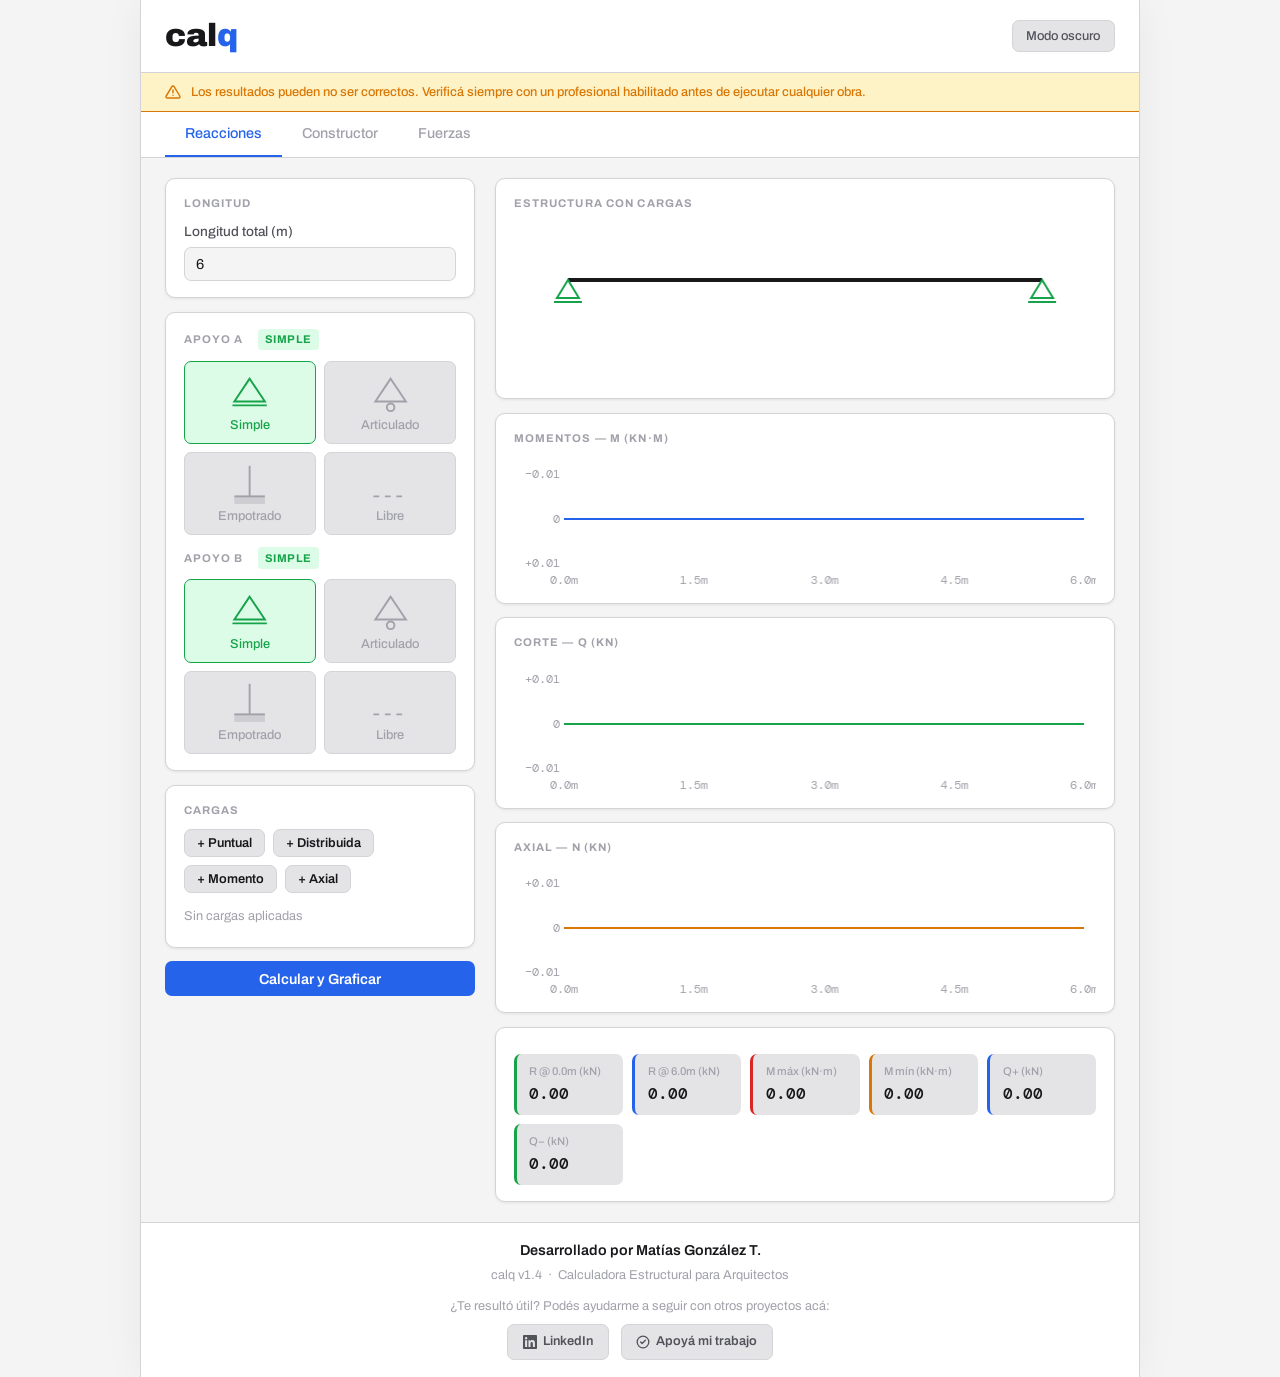
<file: index.html>
<!DOCTYPE html>
<html lang="es">
<head>
<title>calq</title>
<meta charset="UTF-8">
<meta name="viewport" content="width=device-width,initial-scale=1.0">
<link href="https://fonts.googleapis.com/css2?family=Archivo:wght@400;500;600;700&family=DM+Mono:wght@400;500&display=swap" rel="stylesheet">
<link rel="icon" type="image/svg+xml" href="favicon.svg">
<style>
*{box-sizing:border-box;margin:0;padding:0}
:root{
  --ink:#18181b;--ink2:#52525b;--ink3:#a1a1aa;
  --bg:#f4f4f5;--bg2:#ffffff;--bg3:#e4e4e7;
  --ac:#2563eb;--ac-l:#dbeafe;--ac-d:#1d4ed8;
  --gn:#16a34a;--gn-l:#dcfce7;
  --rd:#dc2626;--rd-l:#fee2e2;
  --am:#d97706;--am-l:#fef3c7;
  --br:#d4d4d8;--sh:0 1px 3px rgba(0,0,0,.08);
  --r:10px;--rs:7px;
}

.dk{
  --ink:#f4f4f5;--ink2:#a1a1aa;--ink3:#71717a;
  --bg:#111113;--bg2:#18181b;--bg3:#27272a;
  --ac:#3b82f6;--ac-l:#1e3a5f;--ac-d:#60a5fa;
  --gn:#22c55e;--gn-l:#14532d;
  --rd:#f87171;--rd-l:#450a0a;
  --am:#fbbf24;--am-l:#451a03;
  --br:#3f3f46;--sh:0 1px 3px rgba(0,0,0,.3);
}

body{font-family:'Archivo',sans-serif;background:var(--bg);color:var(--ink);min-height:100vh;display:flex;flex-direction:column;font-size:16px;line-height:1.5;transition:background .2s,color .2s}

.header{background:var(--bg2);border-bottom:1px solid var(--br);padding:.75rem 1.5rem;display:flex;align-items:center;justify-content:space-between;gap:1rem;flex-shrink:0}
.logo{font-size:2rem;font-weight:900}
.logo em{font-style:normal;color:var(--ac)}
.logo-sub{font-size:1rem;font-weight:100;letter-spacing:0em;text-transform:lowercase;color:var(--ink3);margin-left:.5rem}
.theme-btn{padding:.5rem .85rem;border-radius:var(--rs);border:1px solid var(--br);background:var(--bg3);color:var(--ink2);font-family:'Archivo',sans-serif;font-size:.8rem;font-weight:500;cursor:pointer;transition:all .15s}
.theme-btn:hover{background:var(--br)}

.disclaimer{background:var(--am-l);border-bottom:1px solid var(--am);padding:.6rem 1.5rem;display:flex;align-items:center;gap:.6rem;font-size:.8rem;color:var(--am);font-weight:500;flex-shrink:0}
.disclaimer svg{flex-shrink:0}

.tabs{background:var(--bg2);border-bottom:1px solid var(--br);padding:0 1.5rem;display:flex;flex-shrink:0}
.tab{padding:.65rem 1.25rem;font-family:'Archivo',sans-serif;font-size:.9rem;font-weight:500;cursor:pointer;border-bottom:2.5px solid transparent;color:var(--ink3);transition:all .15s;white-space:nowrap}
.tab.active{color:var(--ac);border-bottom-color:var(--ac)}
.tab:hover:not(.active){color:var(--ink)}

.panel{display:none}.panel.active{display:block}
.layout{display:grid;grid-template-columns:1fr 2fr;gap:1.25rem;padding:1.25rem 1.5rem;align-items:start}
@media(max-width:720px){.layout{grid-template-columns:1fr;padding:.85rem}.col-inputs{order:1}.col-outputs{order:2}}

.card{background:var(--bg2);border:1px solid var(--br);border-radius:var(--r);padding:1rem 1.1rem;margin-bottom:.85rem;box-shadow:var(--sh)}
.card:last-child{margin-bottom:0}
.ci{background:var(--bg3);border:1px solid var(--br);border-radius:var(--rs);padding:.7rem .9rem;margin-bottom:.5rem}
.ci:last-child{margin-bottom:0}
.slbl{font-size:.7rem;font-weight:700;letter-spacing:.1em;text-transform:uppercase;color:var(--ink3);margin-bottom:.65rem;display:flex;align-items:center;gap:.5rem}

label{font-size:.85rem;font-weight:500;color:var(--ink2);display:block;margin-bottom:.3rem}
input[type=number],select{width:100%;padding:.5rem .7rem;background:var(--bg);border:1.5px solid var(--br);border-radius:var(--rs);font-family:'Archivo',sans-serif;font-size:.9rem;color:var(--ink);outline:none;transition:border-color .15s;-moz-appearance:textfield;appearance:textfield}
input[type=number]:focus,select:focus{border-color:var(--ac)}
input[type=number]::-webkit-inner-spin-button{-webkit-appearance:none}
.g2{display:grid;grid-template-columns:1fr 1fr;gap:.6rem}
.g3{display:grid;grid-template-columns:1fr 1fr 1fr;gap:.6rem}

.btn{display:inline-flex;align-items:center;justify-content:center;gap:.4rem;padding:.55rem 1rem;border-radius:var(--rs);border:none;font-family:'Archivo',sans-serif;font-size:.9rem;font-weight:600;cursor:pointer;transition:all .15s;white-space:nowrap}
.btn-p{background:var(--ac);color:#fff}.btn-p:hover{background:var(--ac-d)}
.btn-g{background:var(--bg3);color:var(--ink);border:1.5px solid var(--br)}.btn-g:hover{background:var(--br)}
.btn-sm{padding:.38rem .75rem;font-size:.8rem}
.btn-xs{padding:.25rem .55rem;font-size:.8rem}

.sg{display:grid;grid-template-columns:1fr 1fr;gap:.5rem;margin-bottom:.75rem}
.so{padding:.55rem .3rem;border-radius:var(--rs);border:1.5px solid var(--br);background:var(--bg3);cursor:pointer;text-align:center;font-size:.8rem;font-weight:500;color:var(--ink3);transition:all .15s;font-family:'Archivo',sans-serif;line-height:1.35}
.so svg{display:block;margin:0 auto .28rem}
.so.ss.on{border-color:var(--gn);background:var(--gn-l);color:var(--gn)}
.so.sp.on{border-color:var(--ac);background:var(--ac-l);color:var(--ac)}
.so.sf.on{border-color:var(--rd);background:var(--rd-l);color:var(--rd)}
.so.sfr.on{border-color:var(--am);background:var(--am-l);color:var(--am)}
.so.ss:hover:not(.on){border-color:var(--gn);color:var(--gn)}
.so.sp:hover:not(.on){border-color:var(--ac);color:var(--ac)}
.so.sf:hover:not(.on){border-color:var(--rd);color:var(--rd)}
.so.sfr:hover:not(.on){border-color:var(--am);color:var(--am)}

.badge{display:inline-flex;align-items:center;padding:.15rem .45rem;border-radius:4px;font-size:.7rem;font-weight:700;letter-spacing:.04em}
.badge.simple{background:var(--gn-l);color:var(--gn)}
.badge.pin{background:var(--ac-l);color:var(--ac)}
.badge.fixed{background:var(--rd-l);color:var(--rd)}
.badge.free{background:var(--am-l);color:var(--am)}


.lrow{display:flex;align-items:center;gap:.5rem;padding:.4rem .6rem;background:var(--bg3);border-radius:6px;margin-bottom:.35rem;font-size:.8rem}
.dot{width:9px;height:9px;border-radius:50%;flex-shrink:0}
.dp{background:var(--ac)}.dd{background:var(--gn)}.dm{background:var(--am)}
.llbl{flex:1;font-weight:500;font-size:.8rem}
.enote{font-size:.8rem;color:var(--ink3);padding:.25rem 0}

.rg{display:grid;grid-template-columns:repeat(auto-fit,minmax(105px,1fr));gap:.55rem;margin-top:.65rem}
.rc{background:var(--bg3);border-radius:var(--rs);padding:.55rem .8rem;border-left:3px solid var(--ac)}
.rc.g{border-left-color:var(--gn)}.rc.a{border-left-color:var(--am)}.rc.r{border-left-color:var(--rd)}
.rl{font-size:.7rem;color:var(--ink3);margin-bottom:.15rem;font-weight:500}
.rv{font-family:'DM Mono',monospace;font-size:1rem;font-weight:500;color:var(--ink)}

canvas{display:block;width:100%;height:auto;border-radius:6px}

.footer{margin-top:auto;border-top:1px solid var(--br);background:var(--bg2);padding:1.1rem 1.5rem;text-align:center}
.fn{font-size:.9rem;font-weight:600;color:var(--ink);margin-bottom:.25rem}
.fs{font-size:.8rem;color:var(--ink3);margin-bottom:.75rem}
.fl{display:flex;align-items:center;justify-content:center;gap:.75rem;flex-wrap:wrap}
.fa{display:inline-flex;align-items:center;gap:.4rem;padding:.45rem .9rem;border-radius:var(--rs);border:1.5px solid var(--br);font-family:'Archivo',sans-serif;font-size:.8rem;font-weight:600;color:var(--ink2);text-decoration:none;background:var(--bg3);transition:all .15s}
.fa:hover{border-color:var(--ac);color:var(--ac);background:var(--ac-l)}
.fa.mp:hover{border-color:var(--gn);color:var(--gn);background:var(--gn-l)}
.fsup{font-size:.8rem;color:var(--ink3);margin-bottom:.5rem}

/* Limitar el ancho en pantallas grandes */
@media (min-width: 1200px) {
  body {
    max-width: 1000px; /* Ancho máximo de la calculadora */
    margin: 0 auto;    /* Centra el contenedor en la pantalla */
    
    /* Estos dos atributos son opcionales, pero le dan un efecto de "aplicación enmarcada" muy elegante: */
    border-left: 1px solid var(--br);
    border-right: 1px solid var(--br);
    box-shadow: 0 0 40px rgba(0,0,0,0.05);
  }
}
</style>
</head>
<body id="app">

<header class="header">
  <div style="display:flex;align-items:baseline">
    <div class="logo">cal<em>q</em></div>
  </div>
  <button class="theme-btn" onclick="toggleTheme()" id="tbtn">Modo oscuro</button>
</header>

<div class="disclaimer">
  <svg width="16" height="16" viewBox="0 0 24 24" fill="none" stroke="currentColor" stroke-width="2.2" stroke-linecap="round"><path d="M10.29 3.86L1.82 18a2 2 0 001.71 3h16.94a2 2 0 001.71-3L13.71 3.86a2 2 0 00-3.42 0z"/><line x1="12" y1="9" x2="12" y2="13"/><line x1="12" y1="17" x2="12.01" y2="17"/></svg>
  Los resultados pueden no ser correctos. Verificá siempre con un profesional habilitado antes de ejecutar cualquier obra.
</div>

<div class="tabs">
  <div class="tab active" onclick="switchTab('mnq')">Reacciones</div>
  <div class="tab" onclick="switchTab('builder')">Constructor</div>
  <div class="tab" onclick="switchTab('res')">Fuerzas</div>
</div>

<!-- ═══════ PANEL MNQ ═══════ -->
<div class="panel active" id="panel-mnq">
  <div class="layout">
    <div class="col-inputs">
      <div class="card">
        <div class="slbl">Longitud</div>
        <div><label>Longitud total (m)</label>
          <input type="number" id="vL" value="6" step="0.5" min="0.5" onchange="runMNQ()">
        </div>
      </div>
      <div class="card">
        <div class="slbl">Apoyo A &nbsp;<span class="badge simple" id="lblA">Simple</span></div>
        <div class="sg">
          <div class="so ss on" id="sA-simple" onclick="selSup('A','simple',this)"><svg height="42" viewBox="0 0 30 22"><polygon points="15,4 7,16 23,16" fill="none" stroke="currentColor" stroke-width="1"/><line x1="6" y1="18" x2="24" y2="18" stroke="currentColor" stroke-width="1"/></svg>Simple</div>
          <div class="so sp" id="sA-pin" onclick="selSup('A','pin',this)"><svg height="42" viewBox="0 0 30 22"><polygon points="15,4 7,16 23,16" fill="none" stroke="currentColor" stroke-width="1"/><circle cx="15" cy="19" r="2" stroke="currentColor" fill="none" stroke-width="1"/></svg>Articulado</div>
          <div class="so sf" id="sA-fixed" onclick="selSup('A','fixed',this)"><svg height="42" viewBox="0 0 30 22"><line x1="15" y1="2" x2="15" y2="18" stroke="currentColor" stroke-width="1"/><rect x="7" y="18" width="16" height="4" fill="currentColor" opacity=".35"/><line x1="7" y1="18" x2="23" y2="18" stroke="currentColor" stroke-width="1"/></svg>Empotrado</div>
          <div class="so sfr" id="sA-free" onclick="selSup('A','free',this)"><svg height="42" viewBox="0 0 30 22"><line x1="6" y1="18" x2="24" y2="18" stroke="currentColor" stroke-dasharray="3,3" stroke-width="1"/></svg>Libre</div>
        </div>
        <div class="slbl" style="margin-top:.1rem">Apoyo B &nbsp;<span class="badge simple" id="lblB">Simple</span></div>
        <div class="sg" style="margin-bottom:0">
          <div class="so ss on" id="sB-simple" onclick="selSup('B','simple',this)"><svg height="42" viewBox="0 0 30 22"><polygon points="15,4 7,16 23,16" fill="none" stroke="currentColor" stroke-width="1"/><line x1="6" y1="18" x2="24" y2="18" stroke="currentColor" stroke-width="1"/></svg>Simple</div>
          <div class="so sp" id="sB-pin" onclick="selSup('B','pin',this)"><svg height="42" viewBox="0 0 30 22"><polygon points="15,4 7,16 23,16" fill="none" stroke="currentColor" stroke-width="1"/><circle cx="15" cy="19" r="2" stroke="currentColor" fill="none" stroke-width="1"/></svg>Articulado</div>
          <div class="so sf" id="sB-fixed" onclick="selSup('B','fixed',this)"><svg height="42" viewBox="0 0 30 22"><line x1="15" y1="2" x2="15" y2="18" stroke="currentColor" stroke-width="1"/><rect x="7" y="18" width="16" height="4" fill="currentColor" opacity=".35"/><line x1="7" y1="18" x2="23" y2="18" stroke="currentColor" stroke-width="1"/></svg>Empotrado</div>
          <div class="so sfr" id="sB-free" onclick="selSup('B','free',this)"><svg height="42" viewBox="0 0 30 22"><line x1="6" y1="18" x2="24" y2="18" stroke="currentColor" stroke-dasharray="3,3" stroke-width="1"/></svg>Libre</div>
        </div>
      </div>
      <div class="card">
        <div class="slbl">Cargas</div>
        <div style="display:flex;gap:.5rem;flex-wrap:wrap;margin-bottom:.65rem">
          <button class="btn btn-g btn-sm" onclick="tf('mnq','point')">+ Puntual</button>
          <button class="btn btn-g btn-sm" onclick="tf('mnq','dist')">+ Distribuida</button>
          <button class="btn btn-g btn-sm" onclick="tf('mnq','moment')">+ Momento</button>
          <button class="btn btn-g btn-sm" onclick="tf('mnq','axial')">+ Axial</button>
        </div>
        <div id="mnq-fa" class="ci" style="display:none">
          <div class="g2" style="margin-bottom:.45rem">
            <div><label>Posición (m)</label><input type="number" id="la-pos" value="0" step="0.1" min="0"></div>
            <div><label>Fuerza H (kN)</label><input type="number" id="la-mag" value="10" step="1"></div>
          </div>
          <button class="btn btn-p btn-sm" style="width:100%" onclick="addLoad('axial')">Agregar carga axial</button>
        </div>
        <div id="mnq-fp" class="ci" style="display:none">
          <div class="g2" style="margin-bottom:.45rem">
            <div><label>Posición (m)</label><input type="number" id="lp-pos" value="3" step="0.1" min="0"></div>
            <div><label>Magnitud (kN)</label><input type="number" id="lp-mag" value="10" step="1"></div>
          </div>
          <button class="btn btn-p btn-sm" style="width:100%" onclick="addLoad('point')">Agregar carga puntual</button>
        </div>
        <div id="mnq-fd" class="ci" style="display:none">
          <div class="g2" style="margin-bottom:.45rem">
            <div><label>Inicio (m)</label><input type="number" id="ld-a" value="0" step="0.1" min="0"></div>
            <div><label>Fin (m)</label><input type="number" id="ld-b" value="6" step="0.1"></div>
          </div>
          <div class="g2" style="margin-bottom:.45rem">
            <div><label>q inicio (kN/m)</label><input type="number" id="ld-qa" value="5" step="1"></div>
            <div><label>q fin (kN/m)</label><input type="number" id="ld-qb" value="5" step="1"></div>
          </div>
          <button class="btn btn-p btn-sm" style="width:100%" onclick="addLoad('dist')">Agregar carga distribuida</button>
        </div>
        <div id="mnq-fm" class="ci" style="display:none">
          <div class="g2" style="margin-bottom:.45rem">
            <div><label>Posición (m)</label><input type="number" id="lm-pos" value="3" step="0.1" min="0"></div>
            <div><label>Magnitud (kN·m)</label><input type="number" id="lm-mag" value="8" step="1"></div>
          </div>
          <button class="btn btn-p btn-sm" style="width:100%" onclick="addLoad('moment')">Agregar momento</button>
        </div>
        <div id="mnq-ll" style="margin-top:.5rem"></div>
      </div>
      <button class="btn btn-p" style="width:100%;padding:.6rem 1rem;font-size:.9rem" onclick="runMNQ()">Calcular y Graficar</button>
    </div>
    <div class="col-outputs">
      <div class="card"><div class="slbl">Estructura con cargas</div><canvas id="cv-beam" width="700" height="160"></canvas></div>
      <div class="card"><div class="slbl">Momentos — M (kN·m)</div><canvas id="cv-M" width="700" height="130"></canvas></div>
      <div class="card"><div class="slbl">Corte — Q (kN)</div><canvas id="cv-Q" width="700" height="130"></canvas></div>
      <div class="card"><div class="slbl">Axial — N (kN)</div><canvas id="cv-N" width="700" height="130"></canvas></div>
      <div id="mnq-res"></div>
    </div>
  </div>
</div>

<!-- ═══════ PANEL BUILDER ═══════ -->
<div class="panel" id="panel-builder">
  <div class="layout">
    <div class="col-inputs">
      <div class="card">
        <div class="slbl">Longitud</div>
        <div><label>Longitud total (m)</label>
          <input type="number" id="bL" value="8" step="0.5" min="1" onchange="bRender()">
        </div>
      </div>
      <div class="card">
        <div class="slbl">Apoyos</div>
        <div class="g2" style="margin-bottom:.5rem">
          <div><label>Posición (m)</label><input type="number" id="b-sp" value="0" step="0.5" min="0"></div>
          <div><label>Tipo</label>
            <select id="b-st">
              <option value="simple">Simple</option>
              <option value="pin">Articulado</option>
              <option value="fixed">Empotrado</option>
              <option value="free">Extremo Libre</option>
            </select>
          </div>
        </div>
        <button class="btn btn-p btn-sm" style="width:100%" onclick="addBSup()">Agregar apoyo</button>
        <div id="b-sl" style="margin-top:.6rem"></div>
      </div>
      <div class="card">
        <div class="slbl">Cargas</div>
        <div style="display:flex;gap:.5rem;flex-wrap:wrap;margin-bottom:.65rem">
          <button class="btn btn-g btn-sm" onclick="tf('b','point')">+ Puntual</button>
          <button class="btn btn-g btn-sm" onclick="tf('b','dist')">+ Distribuida</button>
          <button class="btn btn-g btn-sm" onclick="tf('b','moment')">+ Momento</button>
        </div>
        <div id="b-fp" class="ci" style="display:none">
          <div class="g2" style="margin-bottom:.45rem">
            <div><label>Posición (m)</label><input type="number" id="bp-pos" value="4" step="0.1" min="0"></div>
            <div><label>Fuerza (kN)</label><input type="number" id="bp-mag" value="20" step="1"></div>
          </div>
          <button class="btn btn-p btn-sm" style="width:100%" onclick="addBLoad('point')">Agregar carga puntual</button>
        </div>
        <div id="b-fd" class="ci" style="display:none">
          <div class="g2" style="margin-bottom:.45rem">
            <div><label>Inicio (m)</label><input type="number" id="bd-a" value="0" step="0.1" min="0"></div>
            <div><label>Fin (m)</label><input type="number" id="bd-b" value="8" step="0.1"></div>
          </div>
          <div class="g2" style="margin-bottom:.45rem">
            <div><label>q inicio (kN/m)</label><input type="number" id="bd-qa" value="10" step="1"></div>
            <div><label>q fin (kN/m)</label><input type="number" id="bd-qb" value="10" step="1"></div>
          </div>
          <button class="btn btn-p btn-sm" style="width:100%" onclick="addBLoad('dist')">Agregar carga distribuida</button>
        </div>
        <div id="b-fm" class="ci" style="display:none">
          <div class="g2" style="margin-bottom:.45rem">
            <div><label>Posición (m)</label><input type="number" id="bm-pos" value="4" step="0.1" min="0"></div>
            <div><label>M (kN·m)</label><input type="number" id="bm-mag" value="15" step="1"></div>
          </div>
          <button class="btn btn-p btn-sm" style="width:100%" onclick="addBLoad('moment')">Agregar momento</button>
        </div>
        <div id="b-ll" style="margin-top:.5rem"></div>
      </div>
      <div style="display:flex;gap:.6rem">
        <button class="btn btn-p" style="flex:1;padding:.6rem 1rem;font-size:.9rem" onclick="calcBuilder()">Calcular</button>
        <button class="btn btn-g" style="padding:.6rem 1rem;font-size:.9rem" onclick="resetBuilder()">Limpiar</button>
      </div>
    </div>
    <div class="col-outputs">
      <div class="card"><div class="slbl">Vista de la estructura</div><canvas id="cv-bld" width="700" height="240"></canvas></div>
      <div class="card"><div class="slbl">Momentos — M (kN·m)</div><canvas id="cv-bM" width="700" height="130"></canvas></div>
      <div class="card"><div class="slbl">Corte — Q (kN)</div><canvas id="cv-bQ" width="700" height="130"></canvas></div>
      <div id="b-res"></div>
    </div>
  </div>
</div>

<div class="panel" id="panel-res">
  <div class="layout">
    <div class="col-inputs">
      <div class="card">
        <div class="slbl">Agregar Fuerza (Plano XY)</div>
        <div class="g2" style="margin-bottom:.45rem">
          <div><label>Magnitud (kN)</label><input type="number" id="rf-mag" value="10" step="1" min="0.1"></div>
          <div><label>Ángulo (°)</label><input type="number" id="rf-ang" value="45" step="1"></div>
        </div>
        <div class="g2" style="margin-bottom:.45rem">
          <div><label>Posición X (m)</label><input type="number" id="rf-x" value="0" step="0.5"></div>
          <div><label>Posición Y (m)</label><input type="number" id="rf-y" value="0" step="0.5"></div>
        </div>
        <button class="btn btn-p btn-sm" style="width:100%" onclick="addRForce()">Agregar Fuerza</button>
        <div id="rf-ll" style="margin-top:.6rem"></div>
      </div>
      <div style="display:flex;gap:.6rem">
        <button class="btn btn-p" style="flex:1;padding:.6rem 1rem;font-size:.9rem" onclick="calcResultant()">Calcular</button>
        <button class="btn btn-g" style="padding:.6rem 1rem;font-size:.9rem" onclick="resetResultant()">Limpiar</button>
      </div>
    </div>
    <div class="col-outputs">
      <div class="card"><div class="slbl">Plano de Fuerzas</div><canvas id="cv-res" width="700" height="400"></canvas></div>
      <div id="rf-res"></div>
    </div>
  </div>
</div>

<footer class="footer">
  <div class="fn">Desarrollado por Matías González T.</div>
  <div class="fs">calq v1.4 &nbsp;·&nbsp; Calculadora Estructural para Arquitectos</div>
  <div class="fsup">¿Te resultó útil? Podés ayudarme a seguir con otros proyectos acá:</div>
  <div class="fl">
    <a class="fa" href="https://linkedin.com/in/matiasgonzalezt/" target="_blank" rel="noopener">
      <svg width="14" height="14" viewBox="0 0 24 24" fill="currentColor"><path d="M20.45 20.45h-3.55v-5.57c0-1.33-.03-3.04-1.85-3.04-1.85 0-2.13 1.44-2.13 2.94v5.67H9.37V9h3.41v1.56h.05c.47-.9 1.63-1.85 3.36-1.85 3.59 0 4.26 2.36 4.26 5.43v6.31zM5.34 7.43a2.06 2.06 0 1 1 0-4.12 2.06 2.06 0 0 1 0 4.12zM7.12 20.45H3.56V9h3.56v11.45zM22.22 0H1.77C.79 0 0 .77 0 1.72v20.56C0 23.23.79 24 1.77 24h20.45C23.21 24 24 23.23 24 22.28V1.72C24 .77 23.21 0 22.22 0z"/></svg>
      LinkedIn
    </a>
    <a class="fa mp" href="https://link.mercadopago.com.ar/matiasgonzalezt" target="_blank" rel="noopener">
      <svg width="14" height="14" viewBox="0 0 24 24" fill="none" stroke="currentColor" stroke-width="2.2" stroke-linecap="round" stroke-linejoin="round"><circle cx="12" cy="12" r="10"/><path d="M8 12l2.5 2.5L16 9"/></svg>
      Apoyá mi trabajo
    </a>
  </div>
</footer>

<script>
/* ═══════════ STATE ═══════════ */
const mnq = {supA:'simple', supB:'simple', loads:[]};
const bld = {supports:[], loads:[]};
let isDark = false;
const rf = {forces:[]};

/* ═══════════ COLORS ═══════════ */
function C(){
  return isDark ? {
    ink:'#f4f4f5', ink2:'#a1a1aa', ink3:'#71717a',
    bg:'#111113', bg2:'#18181b', bg3:'#27272a', br:'#3f3f46',
    ac:'#3b82f6', gn:'#22c55e', rd:'#f87171', am:'#fbbf24'
  } : {
    ink:'#18181b', ink2:'#52525b', ink3:'#a1a1aa',
    bg:'#f4f4f5', bg2:'#ffffff', bg3:'#e4e4e7', br:'#d4d4d8',
    ac:'#2563eb', gn:'#16a34a', rd:'#dc2626', am:'#d97706'
  };
}

const SUP_LABEL = {simple:'Simple', pin:'Articulado', fixed:'Empotrado', free:'Libre'};
const SUP_CLS   = {simple:'simple', pin:'pin', fixed:'fixed', free:'free'};

/* ═══════════ THEME ═══════════ */
function toggleTheme(){
  isDark = !isDark;
  document.getElementById('app').classList.toggle('dk', isDark);
  document.getElementById('tbtn').textContent = isDark ? 'Modo claro' : 'Modo oscuro';
  runMNQ(); bRender(); drawRF();
}

/* ═══════════ TABS ═══════════ */
function switchTab(t){
  document.querySelectorAll('.tab').forEach((el,i)=>el.classList.toggle('active',(i===0&&t==='mnq')||(i===1&&t==='builder')||(i===2&&t==='res')));
  document.querySelectorAll('.panel').forEach((el,i)=>el.classList.toggle('active',(i===0&&t==='mnq')||(i===1&&t==='builder')||(i===2&&t==='res')));
  if(t==='mnq') runMNQ(); else if(t==='builder') bRender(); else drawRF();
}

/* ═══════════ SUPPORT SELECT ═══════════ */
function selSup(side, type, el){
  ['simple','pin','fixed','free'].forEach(t=>{ 
    const b=document.getElementById('s'+side+'-'+t); 
    if(b) b.classList.remove('on'); 
  });
  
  el.classList.add('on');
  mnq['sup'+side] = type;
  
  const lbl = document.getElementById('lbl'+side);
  lbl.textContent = SUP_LABEL[type]; 
  lbl.className = 'badge '+SUP_CLS[type];
  
  runMNQ();
}

/* ═══════════ FORM TOGGLE ═══════════ */
function tf(pfx, type){
  const ids = {
    mnq:{point:'mnq-fp',dist:'mnq-fd',moment:'mnq-fm',axial:'mnq-fa'}, 
    b:{point:'b-fp',dist:'b-fd',moment:'b-fm'}
  };
  const all  = Object.values(ids[pfx]);
  const cur  = ids[pfx][type];
  
  const targetEl = document.getElementById(cur);
  const isVisible = targetEl && targetEl.style.display === 'block';

  // 1. Ocultamos todos los formularios de esa sección primero
  all.forEach(id => { 
    const el = document.getElementById(id); 
    if(el) el.style.display = 'none'; 
  });

  // 2. Si el formulario que tocaste NO estaba visible, lo mostramos
  if(targetEl && !isVisible) {
    targetEl.style.display = 'block';
  }
}

/* ═══════════ MNQ LOADS ═══════════ */
function addLoad(type){
  const L = +document.getElementById('vL').value;
  if(type==='point'){
    const pos=+document.getElementById('lp-pos').value, mag=+document.getElementById('lp-mag').value;
    if(pos<0||pos>L) return alert('Posición fuera del rango');
    mnq.loads.push({type,pos,mag,id:Date.now()});
  } else if(type==='dist'){
    mnq.loads.push({type,a:+document.getElementById('ld-a').value,b:+document.getElementById('ld-b').value,qa:+document.getElementById('ld-qa').value,qb:+document.getElementById('ld-qb').value,id:Date.now()});
  } else if(type==='axial'){
    mnq.loads.push({type:'axial',pos:+document.getElementById('la-pos').value,mag:+document.getElementById('la-mag').value,id:Date.now()});
  } else {
    mnq.loads.push({type:'moment',pos:+document.getElementById('lm-pos').value,mag:+document.getElementById('lm-mag').value,id:Date.now()});
  }
  renderLL('mnq'); runMNQ();
}
function removeLoad(id){ mnq.loads=mnq.loads.filter(l=>l.id!==id); renderLL('mnq'); runMNQ(); }

/* ═══════════ BUILDER SUPPORTS ═══════════ */
function addBSup(){
  const pos=+document.getElementById('b-sp').value, type=document.getElementById('b-st').value, L=+document.getElementById('bL').value;
  if(pos<0||pos>L) return alert('Posición fuera del rango');
  if(bld.supports.some(s=>Math.abs(s.pos-pos)<0.01)) return alert('Ya existe un apoyo en esa posición');
  bld.supports.push({pos,type,id:Date.now()});
  bld.supports.sort((a,b)=>a.pos-b.pos);
  renderBSups(); 
  if(bld.supports.length >= 2) calcBuilder(); else bRender();
}
function removeBSup(id){ bld.supports=bld.supports.filter(s=>s.id!==id); renderBSups(); bRender(); }

/* ═══════════ BUILDER LOADS ═══════════ */
function addBLoad(type){
  if(type==='point') bld.loads.push({type,pos:+document.getElementById('bp-pos').value,mag:+document.getElementById('bp-mag').value,id:Date.now()});
  else if(type==='dist') bld.loads.push({type,a:+document.getElementById('bd-a').value,b:+document.getElementById('bd-b').value,qa:+document.getElementById('bd-qa').value,qb:+document.getElementById('bd-qb').value,id:Date.now()});
  else bld.loads.push({type:'moment',pos:+document.getElementById('bm-pos').value,mag:+document.getElementById('bm-mag').value,id:Date.now()});
  renderLL('b');
  if(bld.supports.length >= 2) calcBuilder(); else bRender();
}
function removeBLoad(id){ bld.loads=bld.loads.filter(l=>l.id!==id); renderLL('b'); bRender(); }

/* ═══════════ RENDER LISTS ═══════════ */
function renderLL(pfx){
  const loads = pfx==='mnq' ? mnq.loads : bld.loads;
  const divId = pfx==='mnq' ? 'mnq-ll' : 'b-ll';
  const div = document.getElementById(divId); if(!div) return;
  if(!loads.length){ div.innerHTML='<div class="enote">Sin cargas aplicadas</div>'; return; }
  const fn = pfx==='mnq' ? 'removeLoad' : 'removeBLoad';
  div.innerHTML = loads.map(l=>{
    const dot = l.type==='point'?'dp':l.type==='dist'?'dd':'dm';
    const lbl = l.type==='point'?`Puntual ${l.mag} kN @ ${l.pos}m`:l.type==='dist'?`Distribuida ${l.qa}–${l.qb} kN/m [${l.a}–${l.b}m]`:l.type==='moment'?`Momento ${l.mag} kN·m @ ${l.pos}m`:`Axial ${l.mag} kN @ ${l.pos}m`;
    return `<div class="lrow"><div class="dot ${dot}"></div><span class="llbl">${lbl}</span><button class="btn btn-g btn-xs" onclick="${fn}(${l.id})">✕</button></div>`;
  }).join('');
}

function renderBSups(){
  const div = document.getElementById('b-sl'); if(!div) return;
  if(!bld.supports.length){ div.innerHTML='<div class="enote">Sin apoyos</div>'; return; }
  const COLS={simple:'gn',pin:'ac',fixed:'rd',free:'am'};
  div.innerHTML = bld.supports.map(s=>`
    <div class="lrow">
      <div class="dot" style="background:var(--${COLS[s.type]})"></div>
      <span class="llbl"><span class="badge ${SUP_CLS[s.type]}">${SUP_LABEL[s.type]}</span> @ ${s.pos}m</span>
      <button class="btn btn-g btn-xs" onclick="removeBSup(${s.id})">✕</button>
    </div>`).join('');
}

/* ══════════════════════════════════════════════════════
   CORE ENGINE
   Soporta todas las combinaciones isostáticas:
     simple–simple, pin–pin, simple–pin, pin–simple
     fixed–free  (cantilever con extremo libre)
     fixed–pin   (viga propped, apoyo libre en B)
     pin–fixed   (viga propped, apoyo libre en A)
   Los extremos libres se calculan y grafican en 0..L.
   ══════════════════════════════════════════════════════ */

/**
 * Calcula reacciones utilizando Integración Numérica (Regla de Simpson)
 * para resolver isostáticos e hiperestáticos (empotrados) de forma exacta.
 * Convención: cargas hacia abajo positivas. RA/RB hacia arriba positivas.
 * MA/MB momentos reactivos en empotramientos (antihorario = positivo).
 */
function calcReactions(posA, posB, typeA, typeB, loads){
  // 1. Sumatoria de fuerzas y momentos de las cargas
  let sumV = 0, sumMA = 0, sumH = 0;
  loads.forEach(l => {
    if(l.type === 'point') { sumV += l.mag; sumMA += l.mag * (l.pos - posA); }
    else if(l.type === 'dist') { 
      const len = l.b - l.a; const F = (l.qa + l.qb) / 2 * len;
      const t = (l.qa + l.qb) === 0 ? 0.5 : (l.qa + 2*l.qb) / (3*(l.qa + l.qb));
      sumV += F; sumMA += F * (l.a + len * t - posA);
    }
    else if(l.type === 'moment') { sumMA += l.mag; }
    else if(l.type === 'axial') { sumH += l.mag; }
  });

  const span = posB - posA;
  if(span < 1e-9) return {RA: sumV/2, RB: sumV/2, MA: 0, MB: 0, HA: 0, HB: 0};

  // 2. Control de Inestabilidad Horizontal
  let HA = 0, HB = 0;
  const canA = (typeA === 'pin' || typeA === 'fixed');
  const canB = (typeB === 'pin' || typeB === 'fixed');
  
  if (canA && !canB) { HA = -sumH; } 
  else if (!canA && canB) { HB = -sumH; } 
  else if (canA && canB) { HA = -sumH / 2; HB = -sumH / 2; } 
  else if (sumH !== 0) { 
    alert("Estructura inestable: Hay cargas axiales pero no hay apoyos articulados ni empotrados para resistirlas."); 
    return {RA: 0, RB: 0, MA: 0, MB: 0, HA: 0, HB: 0}; // Ahora sí frena el cálculo
  }

  // 3. Control de Voladizos y Extremos Libres
  if (typeA === 'free' || typeB === 'free') {
    if (typeA === 'fixed' && typeB === 'free') {
      return {RA: sumV, RB: 0, MA: -sumMA, MB: 0, HA: -sumH, HB: 0};
    } 
    else if (typeA === 'free' && typeB === 'fixed') {
      let sumMB = 0;
      loads.forEach(l => {
        if(l.type === 'point')  sumMB += l.mag * (l.pos - posB);
        else if(l.type === 'dist'){ const len=l.b-l.a, F=(l.qa+l.qb)/2*len, t=(l.qa+l.qb)===0?0.5:(l.qa+2*l.qb)/(3*(l.qa+l.qb)); sumMB += F*((l.a+len*t)-posB); }
        else if(l.type === 'moment') sumMB += l.mag;
      });
      return {RA: 0, RB: sumV, MA: 0, MB: -sumMB, HA: 0, HB: -sumH};
    } 
    else {
      alert("Estructura inestable: Un extremo 'Libre' requiere que el otro sea 'Empotrado'. La estructura no puede estar en equilibrio.");
      return {RA: 0, RB: 0, MA: 0, MB: 0, HA: 0, HB: 0}; // El return corregido para no tirar error
    }
  }

  // 4. Integración Numérica (M0 y Simpson)
  let RB0 = sumMA / span;
  let RA0 = sumV - RB0;

  const M0 = (x) => {
    let m = 0;
    if (x > posA) m += RA0 * (x - posA);
    if (x > posB) m += RB0 * (x - posB);
    loads.forEach(l => {
      if(l.type === 'point' && x > l.pos) {
        m -= l.mag * (x - l.pos);
      } else if(l.type === 'dist') {
        if (x >= l.b) {
          const len = l.b - l.a; 
          const F = (l.qa + l.qb) / 2 * len;
          const t = (l.qa + l.qb) === 0 ? 0.5 : (l.qa + 2*l.qb) / (3*(l.qa + l.qb));
          m -= F * (x - (l.a + len * t));
        } else if (x > l.a) {
          const s = (x - l.a) / (l.b - l.a);
          const qx = l.qa + (l.qb - l.qa) * s;
          const F = (l.qa + qx) / 2 * (x - l.a);
          const ts = (l.qa + 2*qx) === 0 ? 0.5 : (l.qa + 2*qx) / (3*(l.qa + qx));
          m -= F * (x - (l.a + (x - l.a) * ts));
        }
      } else if(l.type === 'moment' && x > l.pos) {
        m -= l.mag;
      }
    });
    return -m;
  };

  let IA = 0, IB = 0;
  const N = 200; 
  const dx = span / N;
  for(let i=0; i<=N; i++){
    let x = posA + i * dx;
    let m = M0(x);
    let weight = (i === 0 || i === N) ? 1 : (i % 2 === 0 ? 2 : 4);
    IA += weight * m * (posB - x);
    IB += weight * m * (x - posA);
  }
  IA = (IA * dx / 3) / span;
  IB = (IB * dx / 3) / span;

  let EA = -6 * IA / span;
  let EB = -6 * IB / span;

  let dMA = 0, dMB = 0;
  const fA = (typeA === 'fixed');
  const fB = (typeB === 'fixed');

  if (fA && !fB) {
    dMA = EA / 2;
  } else if (!fA && fB) {
    dMB = EB / 2;
  } else if (fA && fB) {
    dMA = (2 * EA - EB) / 3;
    dMB = (2 * EB - EA) / 3;
  }

  let RA = RA0 - (dMA - dMB) / span;
  let RB = RB0 + (dMA - dMB) / span;
  
  return {RA, RB, MA: dMA, MB: -dMB, HA, HB}; 
}

/**
 * Construye Q(x) y M(x) en coordenadas globales 0..L.
 * M(x) se calcula directamente por equilibrio desde el extremo izquierdo
 * (x=0), sumando contribuciones de reacciones y cargas.
 * MA: momento reactivo en posA (empotrado A). Si A es libre, MA=0.
 */
function buildQM(L, posA, posB, RA, RB, MA, MB, HA, HB, loads){
  // 1. Recopilamos todos los puntos donde ocurren saltos (apoyos y cargas)
  let cps = [0, L, posA, posB];
  loads.forEach(l => {
    if(l.type === 'point' || l.type === 'moment') cps.push(l.pos);
    else if(l.type === 'dist') { cps.push(l.a); cps.push(l.b); }
  });

  // 2. Creamos la cuadrícula base
  let xs = [];
  const gridSize = 500;
  for(let i=0; i<=gridSize; i++) xs.push(i * L / gridSize);

  // 3. Inyectamos puntos microscópicos antes y después de cada punto crítico
  cps.forEach(cp => {
    if(cp > 0.001) xs.push(cp - 1e-7);
    xs.push(cp);
    if(cp < L - 0.001) xs.push(cp + 1e-7);
  });
  
  // 4. Ordenamos todo de izquierda a derecha
  xs.sort((a, b) => a - b);

  // Q(x): cortante acumulado (el resto de tu función sigue exactamente igual)
  const Q = xs.map(x => {
    let q = 0;
    if(x >= posA) q += RA;
    if(x >= posB) q += RB;
    loads.forEach(l => {
      if(l.type === 'point' && x > l.pos){
        q -= l.mag;
      } else if(l.type === 'dist'){
        if(x >= l.b){
          q -= (l.qa + l.qb) / 2 * (l.b - l.a);
        } else if(x > l.a){
          const s = (x - l.a) / (l.b - l.a);
          const qx = l.qa + (l.qb - l.qa) * s;
          q -= (l.qa + qx) / 2 * (x - l.a);
        }
      }
    });
    return q;
  });

  // M(x): momento acumulado desde la izquierda
  const M = xs.map(x => {
    let m = 0;
    // Momento reactivo de empotramiento en A (si aplica)
    if(x >= posA) m += MA;
    // Momentos de las reacciones verticales
    if(x > posA) m += RA * (x - posA);
    // Momento reactivo de empotramiento en B (si aplica)
    if(x >= posB) m += MB;
    if(x > posB) m += RB * (x - posB);
    // Momentos de las cargas externas
    loads.forEach(l => {
      if(l.type === 'point' && x > l.pos){
        m -= l.mag * (x - l.pos);
      } else if(l.type === 'dist'){
        if(x >= l.b){
          const len = l.b - l.a;
          const F   = (l.qa + l.qb) / 2 * len;
          const t   = (l.qa + l.qb) === 0 ? 0.5 : (l.qa + 2*l.qb) / (3*(l.qa + l.qb));
          m -= F * (x - (l.a + len * t));
        } else if(x > l.a){
          const s  = (x - l.a) / (l.b - l.a);
          const qx = l.qa + (l.qb - l.qa) * s;
          const F  = (l.qa + qx) / 2 * (x - l.a);
          const ts = (l.qa + 2*qx) === 0 ? 0.5 : (l.qa + 2*qx) / (3*(l.qa + qx));
          m -= F * (x - (l.a + (x - l.a) * ts));
        }
      } else if(l.type === 'moment' && x > l.pos){
        m -= l.mag;
      }
    });
    return m;
  });

  // N(x): diagrama de fuerza axial
  // Convención: tracción positiva (flecha apunta hacia fuera del elemento)
  const N = xs.map(x => {
    let n = 0;
    if(x >= posA) n += HA;
    if(x >= posB) n += HB;
    loads.forEach(l => {
      if(l.type === 'axial' && x > l.pos) n += l.mag;
    });
    return n;
  });

  // Retornamos también la N
  return {xs, Q, M, N};
}

/* ═══════════ RUN MNQ (Panel 1) ═══════════ */
function runMNQ(){
  const L = +document.getElementById('vL').value || 6;
  const posA = 0, posB = L;
  
  const {RA, RB, MA, MB, HA, HB} = calcReactions(posA, posB, mnq.supA, mnq.supB, mnq.loads);
  const {xs, Q, M, N} = buildQM(L, posA, posB, RA, RB, MA, MB, HA, HB, mnq.loads);

  drawBeamCV('cv-beam', L,
    [{pos:posA, type:mnq.supA, R:RA, M_r:MA, HA: (mnq.supA==='pin'||mnq.supA==='fixed') ? HA : 0},
     {pos:posB, type:mnq.supB, R:RB, M_r:MB, HA: (mnq.supB==='pin'||mnq.supB==='fixed') ? HB : 0}],
    mnq.loads);
  drawDiag('cv-M', xs, M, C().ac, L);
  drawDiag('cv-Q', xs, Q, C().gn, L);
  
  // ¡El gran momento! Dibujamos el diagrama axial en naranja:
  drawDiag('cv-N', xs, N, C().am, L);

  const Mx=Math.max(...M), Mn=Math.min(...M), Qx=Math.max(...Q), Qn=Math.min(...Q);
  document.getElementById('mnq-res').innerHTML = resCards(RA, RB, posA, posB, Mx, Mn, Qx, Qn, MA, MB);
}

/* ═══════════ BUILDER ═══════════ */
function bRender(){
  const L = +document.getElementById('bL').value || 8;
  const cv=document.getElementById('cv-bld'); const {W, H} = fixDPI(cv); const ctx=cv.getContext('2d'); const Cl=C();
  ctx.clearRect(0,0,W,H);
  const pl=54,pr=54,pt=42,pb=52, cw=W-pl-pr, y0=pt+22;
  const xOf = x => pl+(x/L)*cw;
  const SCOL={simple:Cl.gn, pin:Cl.ac, fixed:Cl.rd, free:Cl.ink3};

  // Beam
  ctx.strokeStyle=Cl.ink; ctx.lineWidth=4;
  ctx.beginPath(); ctx.moveTo(pl,y0); ctx.lineTo(pl+cw,y0); ctx.stroke();

  // Dimension
  ctx.strokeStyle=Cl.ink3; ctx.lineWidth=.8; ctx.setLineDash([3,4]);
  ctx.beginPath(); ctx.moveTo(pl,y0+156); ctx.lineTo(pl+cw,y0+156); ctx.stroke(); ctx.setLineDash([]);
  ctx.font='12px DM Mono,monospace'; ctx.fillStyle=Cl.ink3; ctx.textAlign='center';
  ctx.fillText('L = '+L.toFixed(1)+' m', pl+cw/2, y0+172);

  // X ticks
  const seg=Math.min(4, Math.ceil(L*2));
  for(let i=0;i<=seg;i++){
    const fx=pl+(i/seg)*cw;
    ctx.strokeStyle=Cl.br; ctx.lineWidth=.8;
    ctx.font='12px DM Mono,monospace'; ctx.fillStyle=Cl.ink3; ctx.textAlign='center';
    ctx.fillText((i*L/seg).toFixed(1),fx,y0+148);
  }

  // Supports
  bld.supports.forEach(s=>{
    const tx=xOf(s.pos), col=SCOL[s.type]||Cl.ink;
    ctx.save(); ctx.strokeStyle=col; ctx.fillStyle=col; ctx.lineWidth=1.8;
    if(s.type==='simple'){ctx.beginPath();ctx.moveTo(tx,y0);ctx.lineTo(tx-11,y0+18);ctx.lineTo(tx+11,y0+18);ctx.closePath();ctx.stroke();ctx.beginPath();ctx.moveTo(tx-14,y0+22);ctx.lineTo(tx+14,y0+22);ctx.stroke();}
    else if(s.type==='pin'){ctx.beginPath();ctx.moveTo(tx,y0);ctx.lineTo(tx-10,y0+16);ctx.lineTo(tx+10,y0+16);ctx.closePath();ctx.stroke();ctx.beginPath();ctx.arc(tx,y0+22,2.5,0,Math.PI*2);ctx.stroke();}
    else if(s.type==='fixed'){ctx.globalAlpha=.22;ctx.fillRect(tx-5,y0-12,9,24);ctx.globalAlpha=1;ctx.strokeRect(tx-5,y0-12,9,24);}
    else if(s.type==='free'){ctx.setLineDash([4,3]);ctx.beginPath();ctx.moveTo(tx-14,y0);ctx.lineTo(tx+14,y0);ctx.stroke();ctx.setLineDash([]);}
    ctx.font='bold 12px DM Mono,monospace'; ctx.textAlign='center';
    ctx.fillText(s.pos.toFixed(1)+'m', tx, y0+36);
    ctx.restore();
  });

  // Loads
  const maxMag=Math.max(...bld.loads.map(l=>l.type==='point'?Math.abs(l.mag):l.type==='dist'?Math.max(Math.abs(l.qa||0),Math.abs(l.qb||0)):Math.abs(l.mag||0)),1);
  bld.loads.forEach(l=>{
    const Cl2=C();
    if(l.type==='point'){
      const tx=xOf(l.pos),al=Math.max(16,Math.abs(l.mag)/maxMag*28);
      arw(ctx,tx,y0-al,tx,y0-6,Cl2.ac);
      ctx.font='bold 12px DM Mono,monospace'; ctx.fillStyle=Cl2.ac; ctx.textAlign='center';
      ctx.fillText(l.mag.toFixed(0)+'kN',tx,y0-al-5);
    } else if(l.type==='dist'){
      const ax=xOf(l.a),bx=xOf(l.b),sA=Math.max(9,Math.abs(l.qa)/maxMag*24),sB=Math.max(9,Math.abs(l.qb)/maxMag*24);
      ctx.save(); ctx.strokeStyle=Cl2.ac; ctx.fillStyle=Cl2.ac+'22'; ctx.lineWidth=1.1;
      ctx.beginPath();ctx.moveTo(ax,y0-sA);ctx.lineTo(bx,y0-sB);ctx.lineTo(bx,y0);ctx.lineTo(ax,y0);ctx.closePath();ctx.fill();ctx.stroke();
      const steps=Math.max(2,Math.floor((bx-ax)/16));
      ctx.restore();
    } else {
      const tx=xOf(l.pos); ctx.save(); ctx.strokeStyle=Cl2.am; ctx.lineWidth=2.2;
      ctx.beginPath(); ctx.arc(tx,y0,11,-Math.PI*.8,Math.PI*.8,l.mag<0); ctx.stroke(); ctx.restore();
    }
  });
}

function calcBuilder(){
  const L = +document.getElementById('bL').value || 8;
  if(bld.supports.length < 2) return alert('Necesitás al menos 2 apoyos para calcular');

  const sups = bld.supports;
  const sA = sups[0], sB = sups[sups.length - 1];
  const posA = sA.pos, posB = sB.pos;
  if(Math.abs(posB - posA) < 0.01) return alert('Los apoyos extremos deben estar en posiciones distintas');

  const {RA, RB, MA, MB, HA, HB} = calcReactions(posA, posB, sA.type, sB.type, bld.loads);
  const {xs, Q, M, N} = buildQM(L, posA, posB, RA, RB, MA, MB, HA, HB, bld.loads);

  drawDiag('cv-bM', xs, M, C().ac, L);
  drawDiag('cv-bQ', xs, Q, C().gn, L);

  // Redibujar viga con reacciones superpuestas
  bRender();
  
  const cv  = document.getElementById('cv-bld');
  const ctx = cv.getContext('2d');
  
  // Usamos clientWidth directo para no borrar el canvas con fixDPI
  const pl = 54, pr = 54, pt = 42;
  const cw = cv.clientWidth - pl - pr; 
  const y0 = pt + 22;
  const xOf = x => pl + (x / L) * cw;

// Dibujar flechas de las reacciones y momentos
  [[posA, RA, MA], [posB, RB, MB]].forEach(([xp, R, M_r]) => {
    // Reacción Vertical
    if(Math.abs(R) > 0.001) {
      arw(ctx, xOf(xp), y0 + 72, xOf(xp), y0 + 48, C().gn);
      ctx.font = 'bold 12px DM Mono,monospace';
      ctx.fillStyle = C().gn;
      ctx.textAlign = 'center';
      // Bajamos el texto para que quede debajo de la flecha (72)
      ctx.fillText(R.toFixed(2) + 'kN', xOf(xp), y0 + 84);
    }
    
    // Momento Reactivo
    if(M_r !== undefined && Math.abs(M_r) > 0.001){
      const tx = xOf(xp);
      ctx.save();
      ctx.strokeStyle = C().rd; 
      ctx.fillStyle = C().rd; 
      ctx.lineWidth = 2.5;
      
      const r = 16;
      const isCw = M_r > 0; // Cambiamos el nombre para no chocar con "cw" (ancho del canvas)
      
      // Detectamos si el apoyo está en la mitad izquierda o derecha (xp es la pos. en metros)
      const isLeft = (xp < L / 2); 
      
      ctx.beginPath();
      let tipX = tx, tipY, arrowDirX;
      
      if (isLeft) {
        // Arco en forma de "C" hacia la izquierda
        ctx.arc(tx, y0, r, Math.PI/2, -Math.PI/2, false);
        tipY = isCw ? (y0 - r) : (y0 + r);
        arrowDirX = 1; // La punta de flecha mira hacia la derecha
      } else {
        // Arco en forma de "C invertida" hacia la derecha
        ctx.arc(tx, y0, r, -Math.PI/2, Math.PI/2, false);
        tipY = isCw ? (y0 + r) : (y0 - r);
        arrowDirX = -1; // La punta de flecha mira hacia la izquierda
      }
      ctx.stroke();
      
      // Dibujar la punta de flecha
      ctx.beginPath();
      ctx.moveTo(tipX, tipY);
      ctx.lineTo(tipX - 7 * arrowDirX, tipY - 5);
      ctx.lineTo(tipX - 7 * arrowDirX, tipY + 5);
      ctx.fill();
      
      // Texto flotando al costado
      ctx.font='bold 12px DM Mono,monospace'; 
      ctx.textAlign = isLeft ? 'right' : 'left';
      const textX = isLeft ? (tx - r - 8) : (tx + r + 8);
      ctx.fillText('M='+Math.abs(M_r).toFixed(2), textX, y0 + 4);
      
      ctx.restore();
    }
  });

  // Reacciones horizontales (solo pin y fixed)
  [[posA, HA, sA.type], [posB, HB, sB.type]].forEach(([xp, H_r, type]) => {
    if((type !== 'pin' && type !== 'fixed') || Math.abs(H_r) < 0.001) return;
    const tx = xOf(xp);
    const al = 28;
    const hx1 = H_r >= 0 ? tx - al : tx + al;
    
    // Creamos una nueva altura "hy" sumándole 30 píxeles a la viga (y0)
    const hy = y0 + 30; 
    
    arw(ctx, hx1, hy, tx, hy, C().am, 5.5, 2);
    ctx.font = 'bold 11px DM Mono,monospace';
    ctx.fillStyle = C().am;
    ctx.textAlign = 'center';
    
    // Bajamos el texto un poco más (hy + 14) para que quede debajo de la flecha
    ctx.fillText('H='+H_r.toFixed(2)+'kN', (hx1+tx)/2, hy + 24);
  });

  // Generar las tarjetas de resultados
  const Mx = Math.max(...M), Mn = Math.min(...M), Qx = Math.max(...Q), Qn = Math.min(...Q);
  document.getElementById('b-res').innerHTML = resCards(RA, RB, posA, posB, Mx, Mn, Qx, Qn, MA, MB);
}
  
function resetBuilder(){
  bld.supports=[]; bld.loads=[];
  ['b-fp','b-fd','b-fm'].forEach(id=>{const el=document.getElementById(id);if(el)el.style.display='none';});
  renderBSups(); renderLL('b'); bRender();
  document.getElementById('b-res').innerHTML='';
  ['cv-bM','cv-bQ'].forEach(id=>{const cv=document.getElementById(id);if(cv)cv.getContext('2d').clearRect(0,0,cv.width,cv.height);});
}

/* ═══════════ DRAWING ═══════════ */
function fixDPI(cv) {
  const dpr = window.devicePixelRatio || 2; 
  
  // 1. Le decimos que fluya y ocupe el 100% de la tarjeta contenedora
  cv.style.width = '100%'; 
  
  // 2. Leemos el ancho real en píxeles que le asignó el navegador
  let W = cv.clientWidth;
  
  // 3. Si da 0 (porque la pestaña está oculta), le damos 700 temporalmente 
  // para que las matemáticas no se rompan por dividir por cero.
  if (W === 0) W = 700;

  // 4. Recuperamos y mantenemos la altura fija original
  let H = cv.getAttribute('data-h');
  if (!H) {
    H = cv.getAttribute('height');
    cv.setAttribute('data-h', H);
  }
  H = +H;

  // 5. Aplicamos la densidad de píxeles HD
  cv.width = W * dpr;
  cv.height = H * dpr;
  cv.style.height = H + 'px';

  const ctx = cv.getContext('2d');
  ctx.scale(dpr, dpr);
  
  return { W, H };
}

function arw(ctx, x1, y1, x2, y2, col, hw = 5.5, lw = 3) {
  const dx = x2 - x1;
  const dy = y2 - y1;
  const dist = Math.sqrt(dx*dx + dy*dy);
  
  if (dist < 0.1) return;

  const a = Math.atan2(dy, dx);
  
  ctx.save(); 
  ctx.strokeStyle = col; 
  ctx.lineWidth = lw; 
  
  // Estos dos atributos hacen que las uniones y los extremos de 
  // las líneas se vean redondeados y súper prolijos
  ctx.lineCap = 'round';   
  ctx.lineJoin = 'round';  
  
  // 1. Dibujamos el "tallo" completo hasta (x2, y2)
  ctx.beginPath(); 
  ctx.moveTo(x1, y1); 
  ctx.lineTo(x2, y2); 
  ctx.stroke();
  
  // 2. Dibujamos las dos patitas de la flecha
  ctx.beginPath(); 
  // Patita 1
  ctx.moveTo(x2, y2);
  ctx.lineTo(x2 - hw * Math.cos(a - .7), y2 - hw * Math.sin(a - 0.7));
  // Patita 2
  ctx.moveTo(x2, y2);
  ctx.lineTo(x2 - hw * Math.cos(a + 0.7), y2 - hw * Math.sin(a + 0.7));
  ctx.stroke(); 
  
  ctx.restore();
}

function drawDiag(id, xs, vals, color, L){
  const cv=document.getElementById(id); if(!cv) return;
  const {W, H} = fixDPI(cv); const ctx = cv.getContext('2d'); const Cl = C();
  ctx.clearRect(0,0,W,H);
  const pl=50,pr=12,pt=16,pb=22, cw=W-pl-pr, ch=H-pt-pb;
  const maxV = Math.max(...vals.map(Math.abs), .01);
  const zero = pt + ch/2;

  // 1. Detectamos si es un gráfico de Momento (aplica para ambas pestañas por igual)
  const isM = id.includes('M');
  
  // 2. Control visual: Momento (+ abajo, - arriba), Corte (+ arriba, - abajo)
  const sign = isM ? 1 : -1; 

  // Línea del cero
  ctx.strokeStyle=Cl.br; ctx.lineWidth=1; ctx.setLineDash([4,4]);
  ctx.beginPath(); ctx.moveTo(pl,zero); ctx.lineTo(pl+cw,zero); ctx.stroke(); ctx.setLineDash([]);

  // Relleno de la curva
  ctx.beginPath(); 
  ctx.moveTo(pl + (xs[0]/L)*cw, zero); 
  xs.forEach((x,i)=> ctx.lineTo(pl+(x/L)*cw, zero + sign * (vals[i]/maxV)*(ch/2)*.9));
  ctx.lineTo(pl+(xs[xs.length-1]/L)*cw, zero); 
  ctx.closePath();
  ctx.fillStyle = color + '33';
  ctx.fill();

  // Trazo de la curva
  ctx.beginPath(); 
  ctx.strokeStyle=color; 
  ctx.lineWidth=2.2;
  ctx.lineJoin = 'round'; 

  ctx.moveTo(pl + (xs[0]/L)*cw, zero); 
  xs.forEach((x,i)=>{ 
    const px = pl+(x/L)*cw; 
    const py = zero + sign * (vals[i]/maxV)*(ch/2)*.9; 
    ctx.lineTo(px,py); 
  });
  ctx.lineTo(pl + (xs[xs.length-1]/L)*cw, zero);
  ctx.stroke();

  // Etiquetas del Eje Y
  ctx.font='12px DM Mono,monospace'; ctx.fillStyle=Cl.ink3; ctx.textAlign='right';
  ctx.fillText((isM ? '−' : '+') + maxV.toFixed(2), pl-4, pt+5); 
  ctx.fillText('0', pl-4, zero+4); 
  ctx.fillText((isM ? '+' : '−') + maxV.toFixed(2), pl-4, pt+ch+2); 

  // Etiquetas del Eje X
  ctx.textAlign = 'center';
  [0,.25,.5,.75,1].forEach(t=> ctx.fillText((t*L).toFixed(1)+'m', pl+t*cw, H-3));
}

function drawBeamCV(id, L, supports, loads){
  const cv=document.getElementById(id); if(!cv) return;
  const {W, H} = fixDPI(cv); const ctx = cv.getContext('2d'); const Cl = C();
  ctx.clearRect(0,0,W,H);
  const pl=54,pr=54,pt=34,pb=46, cw=W-pl-pr, y0=pt+24;
  const xOf = x => pl+(x/L)*cw;
  const SCOL={simple:Cl.gn, pin:Cl.ac, fixed:Cl.rd, free:Cl.ink3};

  // Viga
  ctx.strokeStyle=Cl.ink; ctx.lineWidth=4;
  ctx.beginPath(); ctx.moveTo(pl,y0); ctx.lineTo(pl+cw,y0); ctx.stroke();

  // Apoyos
  supports.forEach(s=>{
    const tx=xOf(s.pos), col=SCOL[s.type]||Cl.ink;
    ctx.save(); ctx.strokeStyle=col; ctx.fillStyle=col; ctx.lineWidth=2;
    if(s.type==='simple'){
      ctx.beginPath();ctx.moveTo(tx,y0);ctx.lineTo(tx-11,y0+18);ctx.lineTo(tx+11,y0+18);ctx.closePath();ctx.stroke();
      ctx.beginPath();ctx.moveTo(tx-14,y0+22);ctx.lineTo(tx+14,y0+22);ctx.stroke();
    } else if(s.type==='pin'){
      ctx.beginPath();ctx.moveTo(tx,y0);ctx.lineTo(tx-10,y0+16);ctx.lineTo(tx+10,y0+16);ctx.closePath();ctx.stroke();
      ctx.beginPath();ctx.arc(tx,y0+22,2.5,0,Math.PI*2);ctx.stroke();
    } else if(s.type==='fixed'){
      ctx.globalAlpha=.22;ctx.fillRect(tx-5,y0-12,9,24);ctx.globalAlpha=1;ctx.strokeRect(tx-5,y0-12,9,24);
    }
    // Reacción vertical
    if(Math.abs(s.R)>0.001){
      arw(ctx, tx, y0+56, tx, y0+36, Cl.gn);
      ctx.font='bold 12px DM Mono,monospace'; ctx.fillStyle=Cl.gn; ctx.textAlign='center';
      ctx.fillText(s.R.toFixed(2)+'kN', tx, y0+72);
    }
    // Momento reactivo en empotramiento
    if(s.M_r !== undefined && Math.abs(s.M_r) > 0.001){
      ctx.save();
      ctx.strokeStyle = Cl.rd; 
      ctx.fillStyle = Cl.rd; 
      ctx.lineWidth = 2.5;
      
      const r = 16;
      const isCw = s.M_r > 0; // Usamos isCw para no chocar con el ancho
      
      // Detectamos de qué lado está usando la posición del apoyo (s.pos)
      const isLeft = (s.pos < L / 2); 
      
      ctx.beginPath();
      let tipX = tx, tipY, arrowDirX;
      
      if (isLeft) {
        // Arco en forma de "C" hacia la izquierda
        ctx.arc(tx, y0, r, Math.PI/2, -Math.PI/2, false);
        tipY = isCw ? (y0 - r) : (y0 + r);
        arrowDirX = 1; 
      } else {
        // Arco en forma de "C invertida" hacia la derecha
        ctx.arc(tx, y0, r, -Math.PI/2, Math.PI/2, false);
        tipY = isCw ? (y0 + r) : (y0 - r);
        arrowDirX = -1; 
      }
      ctx.stroke();
      
      // Dibujar la punta de flecha
      ctx.beginPath();
      ctx.moveTo(tipX, tipY);
      ctx.lineTo(tipX - 7 * arrowDirX, tipY - 5);
      ctx.lineTo(tipX - 7 * arrowDirX, tipY + 5);
      ctx.fill();
      
      // Texto flotando al costado
      ctx.font='bold 11.5px DM Mono,monospace'; 
      ctx.textAlign = isLeft ? 'center' : 'center';
      const textX = isLeft ? (tx - r) : (tx + r);
      ctx.fillText('M='+Math.abs(s.M_r).toFixed(1), textX, y0+30);
      
      ctx.restore();
    }
    // cierre del forEach de supports
  });
  // Cargas — incluyendo axiales como flechas horizontales
  const vertLoads = loads.filter(l => l.type !== 'axial');
  const axialLoads = loads.filter(l => l.type === 'axial');
  const maxMag = Math.max(
    ...vertLoads.map(l=>l.type==='point'?Math.abs(l.mag):l.type==='dist'?Math.max(Math.abs(l.qa||0),Math.abs(l.qb||0)):Math.abs(l.mag||0)),
    ...axialLoads.map(l=>Math.abs(l.mag)),
    1
  );

  // Cargas verticales y de momento
  vertLoads.forEach(l=>{
    if(l.type==='point'){
      const tx=xOf(l.pos), al=Math.max(18,Math.abs(l.mag)/maxMag*30);
      arw(ctx,tx,y0-al,tx,y0-1,Cl.ac);
      ctx.font='bold 12px DM Mono,monospace'; ctx.fillStyle=Cl.ac; ctx.textAlign='center';
      ctx.fillText(l.mag.toFixed(1)+'kN',tx,y0-al-5);
    } else if(l.type==='dist'){
      const ax=xOf(l.a),bx=xOf(l.b),sA=Math.max(10,Math.abs(l.qa)/maxMag*26),sB=Math.max(10,Math.abs(l.qb)/maxMag*26);
      ctx.save(); ctx.strokeStyle=Cl.ac; ctx.fillStyle=Cl.ac+'22'; ctx.lineWidth=1.2;
      ctx.beginPath();ctx.moveTo(ax,y0-sA);ctx.lineTo(bx,y0-sB);ctx.lineTo(bx,y0);ctx.lineTo(ax,y0);ctx.closePath();ctx.fill();ctx.stroke();
      ctx.font='bold 12px DM Mono,monospace'; ctx.fillStyle=Cl.ac; ctx.textAlign='center';
      ctx.fillText(l.qa.toFixed(1)+'kN/m',ax,y0-sA-5);
      if(Math.abs(l.qb-l.qa)>.01) ctx.fillText(l.qb.toFixed(1)+'kN/m',bx,y0-sB-5);
      ctx.restore();
    } else if(l.type==='moment'){
      const tx=xOf(l.pos); ctx.save(); ctx.strokeStyle=Cl.am; ctx.lineWidth=2.2;
      ctx.beginPath(); ctx.arc(tx,y0,11,-Math.PI*.8,Math.PI*.8,l.mag<0); ctx.stroke(); ctx.restore();
    }
  });

  // Cargas axiales — flechas horizontales sobre la viga
  // Convención: positivo = tracción (apunta hacia afuera del elemento) → flecha apunta hacia la derecha
  axialLoads.forEach(l=>{
    const tx = xOf(l.pos);
    const al = Math.max(22, Math.abs(l.mag)/maxMag*36);
    // Tracción (+): flecha apunta a la derecha. Compresión (-): a la izquierda.
    const x1 = l.mag >= 0 ? tx - al : tx + al;
    const x2 = l.mag >= 0 ? tx      : tx;
    arw(ctx, x1, y0, x2, y0, Cl.am);
    ctx.font='bold 11px DM Mono,monospace'; ctx.fillStyle=Cl.am; ctx.textAlign='center';
    ctx.fillText(l.mag.toFixed(1)+'kN', (x1+x2)/2, y0-10);
  });

  // Reacciones horizontales en apoyos pin y fixed
  supports.forEach(s=>{
    if(s.HA === undefined || Math.abs(s.HA) < 0.001) return;
    const tx = xOf(s.pos);
    const al = 28;
    const hx1 = s.HA >= 0 ? tx - al : tx + al;
    
    const hy = y0 + 32; // La misma altura que en el constructor
    
    arw(ctx, hx1, hy, tx, hy, Cl.am, 5.5, 2);
    ctx.font='bold 11px DM Mono,monospace'; 
    ctx.fillStyle=Cl.am; 
    ctx.textAlign='center';
    ctx.fillText('H='+s.HA.toFixed(2)+'kN', (hx1+tx)/2, hy + 14);
  });
} // end drawBeamCV

function resCards(RA, RB, posA, posB, Mx, Mn, Qx, Qn, MA, MB){
  const maCard = (MA !== undefined && Math.abs(MA) > 0.001)
    ? `<div class="rc r"><div class="rl">M. Emp. A (kN·m)</div><div class="rv">${Math.abs(MA).toFixed(2)}</div></div>` : '';
  const mbCard = (MB !== undefined && Math.abs(MB) > 0.001)
    ? `<div class="rc r"><div class="rl">M. Emp. B (kN·m)</div><div class="rv">${Math.abs(MB).toFixed(2)}</div></div>` : '';
  return `<div class="card"><div class="rg">
    <div class="rc g"><div class="rl">R @ ${posA.toFixed(1)}m (kN)</div><div class="rv">${RA.toFixed(2)}</div></div>
    <div class="rc"><div class="rl">R @ ${posB.toFixed(1)}m (kN)</div><div class="rv">${RB.toFixed(2)}</div></div>
    ${maCard}
    ${mbCard}
    <div class="rc r"><div class="rl">M máx (kN·m)</div><div class="rv">${Mx.toFixed(2)}</div></div>
    <div class="rc a"><div class="rl">M mín (kN·m)</div><div class="rv">${Mn.toFixed(2)}</div></div>
    <div class="rc"><div class="rl">Q+ (kN)</div><div class="rv">${Qx.toFixed(2)}</div></div>
    <div class="rc g"><div class="rl">Q− (kN)</div><div class="rv">${Qn.toFixed(2)}</div></div>
  </div></div>`;
}

/* ═══════════ RESULTANTE LOADS & MATH ═══════════ */
function addRForce(){
  const mag = +document.getElementById('rf-mag').value;
  const ang = +document.getElementById('rf-ang').value;
  const x = +document.getElementById('rf-x').value;
  const y = +document.getElementById('rf-y').value;
  if(mag <= 0) return alert('La magnitud debe ser mayor a 0');
  rf.forces.push({mag, ang, x, y, id:Date.now()});
  renderRF(); drawRF(); document.getElementById('rf-res').innerHTML='';
}

function removeRForce(id){
  rf.forces = rf.forces.filter(f=>f.id!==id);
  renderRF(); drawRF(); document.getElementById('rf-res').innerHTML='';
}

function renderRF(){
  const div = document.getElementById('rf-ll');
  if(!rf.forces.length){ div.innerHTML='<div class="enote">Sin fuerzas aplicadas</div>'; return; }
  div.innerHTML = rf.forces.map(f=>`
    <div class="lrow">
      <div class="dot dp"></div>
      <span class="llbl">${f.mag}kN ∠${f.ang}° en (${f.x}; ${f.y})</span>
      <button class="btn btn-g btn-xs" onclick="removeRForce(${f.id})">✕</button>
    </div>`).join('');
}

function resetResultant(){
  rf.forces=[]; renderRF(); document.getElementById('rf-res').innerHTML=''; drawRF();
}

function calcResultant(){
  if(rf.forces.length === 0) return alert('Agregá al menos una fuerza para calcular.');
  
  let Rx = 0, Ry = 0, Mo = 0;
  rf.forces.forEach(f => {
    let rad = f.ang * Math.PI/180;
    let fx = f.mag * Math.cos(rad);
    let fy = f.mag * Math.sin(rad);
    Rx += fx; Ry += fy;
    Mo += (f.x * fy - f.y * fx); // Teorema de Varignon: Mo = r x F
  });

  let Rmag = Math.sqrt(Rx*Rx + Ry*Ry);
  let Rang = Math.atan2(Ry, Rx) * 180/Math.PI;
  if(Rang < 0) Rang += 360;

  // Punto de aplicación sobre la línea de acción (corte con los ejes)
  let rx = 0, ry = 0;
  if (Rmag < 0.001) { rx = 0; ry = 0; } // Equilibrio
  else if (Math.abs(Ry) > Math.abs(Rx)) { rx = Mo / Ry; } // Corta el eje X
  else { ry = -Mo / Rx; } // Corta el eje Y
  
  drawRF({mag: Rmag, ang: Rang, x: rx, y: ry});

  document.getElementById('rf-res').innerHTML = `<div class="card"><div class="rg">
    <div class="rc r"><div class="rl">Fuerza R (kN)</div><div class="rv">${Rmag.toFixed(2)}</div></div>
    <div class="rc a"><div class="rl">Ángulo (°)</div><div class="rv">${Rang.toFixed(1)}</div></div>
    <div class="rc g"><div class="rl">Corte Eje X (m)</div><div class="rv">${rx.toFixed(2)}</div></div>
    <div class="rc"><div class="rl">Corte Eje Y (m)</div><div class="rv">${ry.toFixed(2)}</div></div>
  </div></div>`;
}

function drawRF(resultant = null) {
  const cv = document.getElementById('cv-res'); if(!cv) return;
  const {W, H} = fixDPI(cv); const ctx = cv.getContext('2d'); const Cl = C();
  ctx.clearRect(0,0,W,H);

  if(rf.forces.length === 0) {
    // Si no hay fuerzas, dibujamos solo la grilla vacía centrada
    const cx = 0, cy = 0, pxScale = Math.min(W,H)/4;
    const sx = x => W/2 + (x - cx) * pxScale;
    const sy = y => H/2 - (y - cy) * pxScale;
    ctx.strokeStyle = Cl.br; ctx.lineWidth = 1.5; ctx.setLineDash([4,4]);
    ctx.beginPath(); ctx.moveTo(0, sy(0)); ctx.lineTo(W, sy(0)); ctx.moveTo(sx(0), 0); ctx.lineTo(sx(0), H); ctx.stroke(); ctx.setLineDash([]);
    return;
  }

  // 1. Buscamos la magnitud máxima de las fuerzas
  let maxF = Math.max(...rf.forces.map(f=>f.mag), 0.6);
  if (resultant) maxF = Math.max(maxF, resultant.mag);

  // 2. Límites preliminares (Solo puntos de inicio y el centro 0,0)
  let posPts = [{x:0, y:0}];
  rf.forces.forEach(f => posPts.push({x: f.x, y: f.y}));
  if (resultant) posPts.push({x: resultant.x, y: resultant.y});
  
  let pMinX = Math.min(...posPts.map(p=>p.x)), pMaxX = Math.max(...posPts.map(p=>p.x));
  let pMinY = Math.min(...posPts.map(p=>p.y)), pMaxY = Math.max(...posPts.map(p=>p.y));
  let posSpan = Math.max(pMaxX - pMinX, pMaxY - pMinY, 4);

  // 3. Calculamos cuánto espacio físico van a ocupar las flechas
  let fScale = (posSpan * 0.5) / maxF; 

  // 4. EL ARREGLO: Agregamos las PUNTAS de las flechas a la lista de puntos a encuadrar
  let allPts = [...posPts];
  rf.forces.forEach(f => {
    let rad = f.ang * Math.PI/180;
    allPts.push({
      x: f.x + f.mag * Math.cos(rad) * fScale,
      y: f.y + f.mag * Math.sin(rad) * fScale
    });
  });
  if (resultant && resultant.mag > 0.001) {
    let rad = resultant.ang * Math.PI/180;
    allPts.push({
      x: resultant.x + resultant.mag * Math.cos(rad) * fScale,
      y: resultant.y + resultant.mag * Math.sin(rad) * fScale
    });
  }

  // 5. Ahora sí, calculamos la caja delimitadora total
  let minX = Math.min(...allPts.map(p=>p.x)), maxX = Math.max(...allPts.map(p=>p.x));
  let minY = Math.min(...allPts.map(p=>p.y)), maxY = Math.max(...allPts.map(p=>p.y));

  // 6. Escala final con un 30% de margen seguro para que nada toque los bordes
  let span = Math.max(maxX - minX, maxY - minY, 4) * 1.3; 
  let cx = (minX + maxX)/2, cy = (minY + maxY)/2;
  let pxScale = Math.min(W, H) / span;

  const sx = x => W/2 + (x - cx) * pxScale;
  const sy = y => H/2 - (y - cy) * pxScale;

  // Grilla Ejes Principales
  ctx.strokeStyle = Cl.br; ctx.lineWidth = 1.5; ctx.setLineDash([4,4]);
  ctx.beginPath(); ctx.moveTo(0, sy(0)); ctx.lineTo(W, sy(0)); ctx.moveTo(sx(0), 0); ctx.lineTo(sx(0), H); ctx.stroke(); ctx.setLineDash([]);

  // Dibujar Fuerzas Base
  rf.forces.forEach(f => {
    let rad = f.ang * Math.PI/180;
    let dx = f.mag * Math.cos(rad) * fScale;
    let dy = f.mag * Math.sin(rad) * fScale;
    arw(ctx, sx(f.x), sy(f.y), sx(f.x + dx), sy(f.y + dy), Cl.ink2, 12, 2.5);
  });

  // Dibujar Fuerza Resultante
  if(resultant && resultant.mag > 0.001) {
    let rad = resultant.ang * Math.PI/180;
    let dx = resultant.mag * Math.cos(rad) * fScale;
    let dy = resultant.mag * Math.sin(rad) * fScale;
    
    arw(ctx, sx(resultant.x), sy(resultant.y), sx(resultant.x + dx), sy(resultant.y + dy), Cl.ac, 15, 4.5);
    ctx.font = 'bold 14px DM Mono,monospace'; ctx.fillStyle = Cl.ac; ctx.textAlign='left';
    ctx.fillText('R', sx(resultant.x + dx) + 8, sy(resultant.y + dy) - 8);
  }
}

/* ═══════════ INIT ═══════════ */
window.addEventListener('resize', () => {
  const active = document.querySelector('.panel.active');
  if(!active) return;
  const id = active.id;
  if(id === 'panel-mnq') runMNQ();
  else if(id === 'panel-builder'){
    if(document.getElementById('b-res').innerHTML !== '') calcBuilder(); else bRender();
  } else if(id === 'panel-res'){
    if(document.getElementById('rf-res').innerHTML !== '') calcResultant(); else drawRF();
  }
});
renderLL('mnq'); renderLL('b'); renderBSups(); renderRF(); runMNQ(); bRender(); drawRF();
</script>
</body>
</html>
</file>
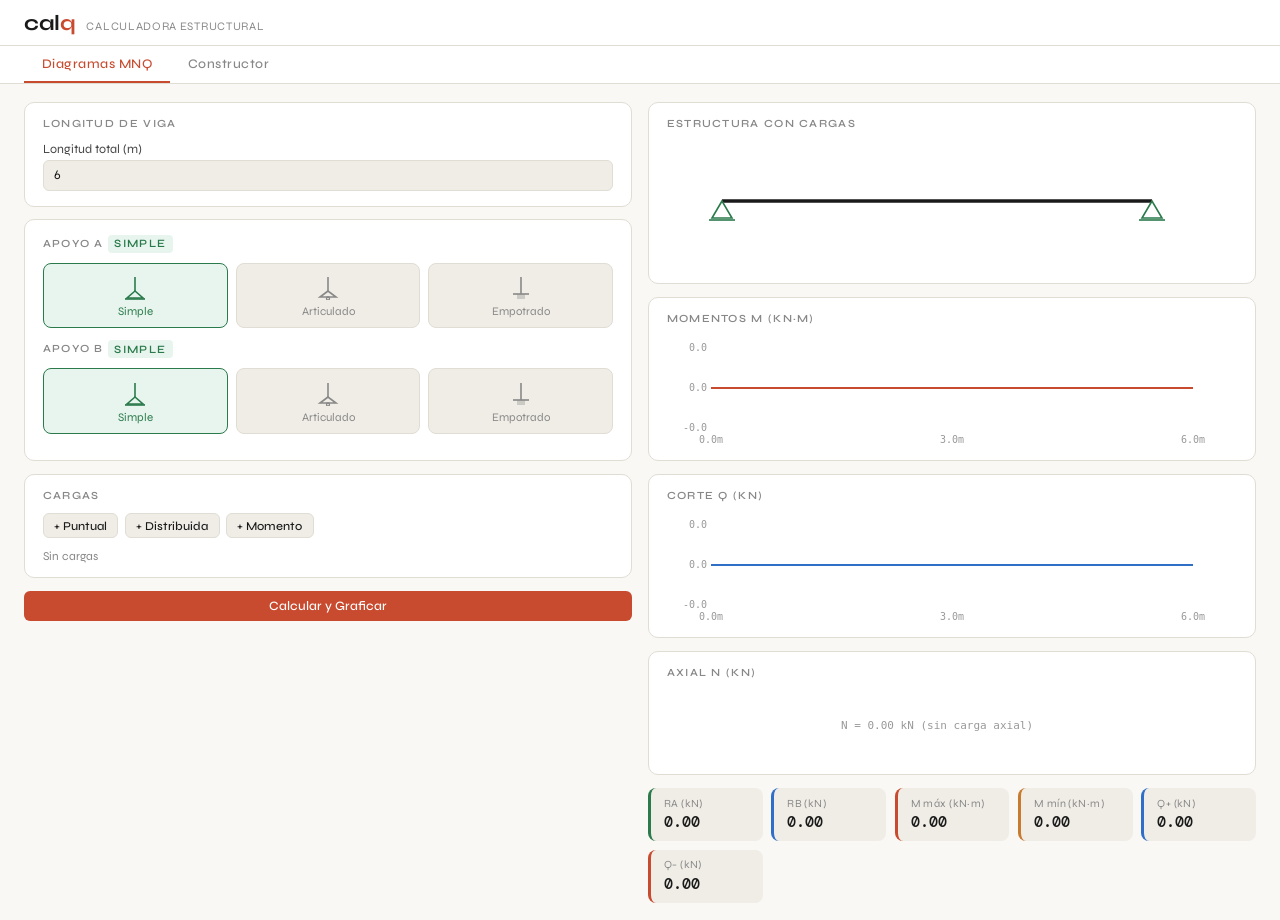
<file: calq_calculadora_estructural.html>
<!DOCTYPE html>
<html>
<head>
<meta charset="UTF-8">
<style>
@import url('https://fonts.googleapis.com/css2?family=DM+Mono:wght@400;500&family=Syne:wght@400;500;600;700&display=swap');
*{box-sizing:border-box;margin:0;padding:0}
:root{
  --ink:#1a1a1a;--ink2:#444;--ink3:#888;--bg:#f9f8f5;--bg2:#fff;--bg3:#f0ede6;
  --red:#c84b2f;--blue:#2f6fc8;--green:#2a7a4b;--amber:#c87a2f;
  --border:#e0ddd4;
}
@media(prefers-color-scheme:dark){
  :root{--ink:#e8e5dc;--ink2:#b8b5ac;--ink3:#787570;--bg:#1a1917;--bg2:#221f1c;--bg3:#2a2722;--border:#3a3730}
}
body{font-family:'Syne',sans-serif;background:var(--bg);color:var(--ink);min-height:100vh}

/* HEADER */
.header{display:flex;align-items:baseline;gap:.5rem;padding:.6rem 1.5rem;border-bottom:1.5px solid var(--border);background:var(--bg2)}
.logo{font-size:1.35rem;font-weight:700;letter-spacing:-.02em;color:var(--ink)}
.logo span{color:var(--red)}
.logo-sub{font-size:.72rem;color:var(--ink3);letter-spacing:.06em;text-transform:uppercase;padding-left:.2rem}

/* TABS */
.tabs{display:flex;border-bottom:1px solid var(--border);background:var(--bg2);padding:0 1.5rem}
.tab{padding:.6rem 1.1rem;font-size:.82rem;font-weight:500;letter-spacing:.04em;cursor:pointer;border-bottom:2.5px solid transparent;color:var(--ink3);transition:all .15s;white-space:nowrap}
.tab.active{color:var(--red);border-bottom-color:var(--red)}
.tab:hover:not(.active){color:var(--ink)}

/* PANELS */
.panel{display:none;padding:1.1rem 1.5rem;flex:1}
.panel.active{display:block}
.col2{display:grid;grid-template-columns:1fr 1fr;gap:1rem;align-items:start}
.col3{display:grid;grid-template-columns:1fr 1fr 1fr;gap:.6rem}

/* CARDS */
.card{background:var(--bg2);border:1px solid var(--border);border-radius:10px;padding:.9rem 1.1rem;margin-bottom:.8rem}
.card-sm{background:var(--bg3);border:1px solid var(--border);border-radius:8px;padding:.65rem .9rem;margin-bottom:.5rem}
.sec-title{font-size:.68rem;font-weight:600;letter-spacing:.12em;text-transform:uppercase;color:var(--ink3);margin-bottom:.65rem}

/* INPUTS */
label{font-size:.78rem;color:var(--ink2);display:block;margin-bottom:.25rem}
input[type=number],select{width:100%;padding:.42rem .65rem;background:var(--bg3);border:1px solid var(--border);border-radius:6px;font-family:'Syne',sans-serif;font-size:.82rem;color:var(--ink);outline:none;transition:border-color .15s}
input[type=number]:focus,select:focus{border-color:var(--red)}

/* BUTTONS */
.btn{padding:.45rem 1rem;border-radius:6px;border:none;font-family:'Syne',sans-serif;font-size:.8rem;font-weight:500;cursor:pointer;transition:all .15s}
.btn-primary{background:var(--red);color:#fff}.btn-primary:hover{opacity:.88}
.btn-secondary{background:var(--bg3);color:var(--ink);border:1px solid var(--border)}.btn-secondary:hover{background:var(--border)}
.btn-sm{padding:.3rem .65rem;font-size:.75rem}

/* SUPPORT BUTTONS — colored by type */
.support-grid{display:grid;grid-template-columns:repeat(3,1fr);gap:.5rem;margin-bottom:.75rem}
.sup-btn{padding:.5rem .4rem;border-radius:8px;border:1.5px solid var(--border);background:var(--bg3);cursor:pointer;text-align:center;font-size:.72rem;color:var(--ink3);transition:all .15s;font-family:'Syne',sans-serif;line-height:1.3}
.sup-btn svg{display:block;margin:.15rem auto .25rem}
/* simple = green */
.sup-btn.type-simple:hover,.sup-btn.type-simple.selected{border-color:var(--green);background:#e8f5ee;color:var(--green)}
/* pin/articulado = blue */
.sup-btn.type-pin:hover,.sup-btn.type-pin.selected{border-color:var(--blue);background:#e6f0fb;color:var(--blue)}
/* fixed = red */
.sup-btn.type-fixed:hover,.sup-btn.type-fixed.selected{border-color:var(--red);background:#fceee9;color:var(--red)}
/* free = gray */
.sup-btn.type-free:hover,.sup-btn.type-free.selected{border-color:var(--ink3);background:var(--bg3);color:var(--ink)}
@media(prefers-color-scheme:dark){
  .sup-btn.type-simple.selected{background:#143320}.sup-btn.type-pin.selected{background:#0d2645}.sup-btn.type-fixed.selected{background:#3a1410}.sup-btn.type-free.selected{background:#333}
}
.sup-label{display:inline-flex;align-items:center;gap:.25rem;font-size:.7rem;font-weight:600;padding:.15rem .4rem;border-radius:4px}
.sup-label.simple{background:#e8f5ee;color:var(--green)}
.sup-label.pin{background:#e6f0fb;color:var(--blue)}
.sup-label.fixed{background:#fceee9;color:var(--red)}
@media(prefers-color-scheme:dark){
  .sup-label.simple{background:#143320}.sup-label.pin{background:#0d2645}.sup-label.fixed{background:#3a1410}
}

/* LOAD LIST */
.load-item{display:flex;align-items:center;gap:.45rem;padding:.35rem .55rem;background:var(--bg3);border-radius:6px;margin-bottom:.35rem;font-size:.8rem}
.load-dot{width:9px;height:9px;border-radius:50%;flex-shrink:0}
.load-dot.point{background:var(--red)}.load-dot.dist{background:var(--blue)}.load-dot.moment{background:var(--amber)}
.load-name{flex:1;font-weight:500}

/* RESULTS */
.result-grid{display:grid;grid-template-columns:repeat(auto-fit,minmax(110px,1fr));gap:.55rem;margin-top:.6rem}
.result-card{background:var(--bg3);border-radius:8px;padding:.55rem .8rem;border-left:3px solid var(--red)}
.result-card.blue{border-left-color:var(--blue)}.result-card.green{border-left-color:var(--green)}.result-card.amber{border-left-color:var(--amber)}
.result-label{font-size:.68rem;color:var(--ink3);letter-spacing:.04em;margin-bottom:.15rem}
.result-val{font-family:'DM Mono',monospace;font-size:.95rem;font-weight:500;color:var(--ink)}

canvas{display:block;border-radius:6px}
</style>
</head>
<body>

<div class="header">
  <div class="logo">cal<span>q</span></div>
  <div class="logo-sub">Calculadora Estructural</div>
</div>

<div class="tabs">
  <div class="tab active" onclick="switchTab('mnq')">Diagramas MNQ</div>
  <div class="tab" onclick="switchTab('builder')">Constructor</div>
</div>

<!-- ===== PANEL 1: MNQ ===== -->
<div class="panel active" id="panel-mnq">
  <div class="col2">
    <!-- LEFT -->
    <div>
      <div class="card">
        <div class="sec-title">Longitud de Viga</div>
        <div><label>Longitud total (m)</label><input type="number" id="viga-L" value="6" step="0.5" min="0.5" onchange="updateDiagrams()"></div>
      </div>

      <div class="card">
        <div class="sec-title">Apoyo A <span class="sup-label simple" id="label-A">Simple</span></div>
        <div class="support-grid">
          <div class="sup-btn type-simple selected" id="supA-simple" onclick="selSup('A','simple',this)">
            <svg width="34" height="26" viewBox="0 0 34 26"><line x1="17" y1="3" x2="17" y2="17" stroke="currentColor" stroke-width="1.6"/><polygon points="17,17 9,24 25,24" fill="none" stroke="currentColor" stroke-width="1.6"/><line x1="7" y1="25" x2="27" y2="25" stroke="currentColor" stroke-width="1.6"/></svg>
            Simple
          </div>
          <div class="sup-btn type-pin" id="supA-pin" onclick="selSup('A','pin',this)">
            <svg width="34" height="26" viewBox="0 0 34 26"><line x1="17" y1="3" x2="17" y2="17" stroke="currentColor" stroke-width="1.6"/><polygon points="17,17 9,23 25,23" fill="none" stroke="currentColor" stroke-width="1.6"/><circle cx="17" cy="24.5" r="1.5" stroke="currentColor" fill="none" stroke-width="1.3"/></svg>
            Articulado
          </div>
          <div class="sup-btn type-fixed" id="supA-fixed" onclick="selSup('A','fixed',this)">
            <svg width="34" height="26" viewBox="0 0 34 26"><line x1="17" y1="3" x2="17" y2="20" stroke="currentColor" stroke-width="1.6"/><rect x="13" y="20" width="8" height="5" fill="currentColor" rx="0" opacity=".35"/><line x1="9" y1="20" x2="25" y2="20" stroke="currentColor" stroke-width="1.6"/></svg>
            Empotrado
          </div>
        </div>

        <div class="sec-title">Apoyo B <span class="sup-label simple" id="label-B">Simple</span></div>
        <div class="support-grid">
          <div class="sup-btn type-simple selected" id="supB-simple" onclick="selSup('B','simple',this)">
            <svg width="34" height="26" viewBox="0 0 34 26"><line x1="17" y1="3" x2="17" y2="17" stroke="currentColor" stroke-width="1.6"/><polygon points="17,17 9,24 25,24" fill="none" stroke="currentColor" stroke-width="1.6"/><line x1="7" y1="25" x2="27" y2="25" stroke="currentColor" stroke-width="1.6"/></svg>
            Simple
          </div>
          <div class="sup-btn type-pin" id="supB-pin" onclick="selSup('B','pin',this)">
            <svg width="34" height="26" viewBox="0 0 34 26"><line x1="17" y1="3" x2="17" y2="17" stroke="currentColor" stroke-width="1.6"/><polygon points="17,17 9,23 25,23" fill="none" stroke="currentColor" stroke-width="1.6"/><circle cx="17" cy="24.5" r="1.5" stroke="currentColor" fill="none" stroke-width="1.3"/></svg>
            Articulado
          </div>
          <div class="sup-btn type-fixed" id="supB-fixed" onclick="selSup('B','fixed',this)">
            <svg width="34" height="26" viewBox="0 0 34 26"><line x1="17" y1="3" x2="17" y2="20" stroke="currentColor" stroke-width="1.6"/><rect x="13" y="20" width="8" height="5" fill="currentColor" rx="0" opacity=".35"/><line x1="9" y1="20" x2="25" y2="20" stroke="currentColor" stroke-width="1.6"/></svg>
            Empotrado
          </div>
        </div>
      </div>

      <div class="card">
        <div class="sec-title">Cargas</div>
        <div style="display:flex;gap:.4rem;margin-bottom:.65rem;flex-wrap:wrap">
          <button class="btn btn-secondary btn-sm" onclick="setLoadMode('point')">+ Puntual</button>
          <button class="btn btn-secondary btn-sm" onclick="setLoadMode('dist')">+ Distribuida</button>
          <button class="btn btn-secondary btn-sm" onclick="setLoadMode('moment')">+ Momento</button>
        </div>
        <div id="load-form-point" class="card-sm" style="display:none">
          <div class="col3" style="margin-bottom:.4rem">
            <div><label>Posición (m)</label><input type="number" id="lp-pos" value="3" step="0.1"></div>
            <div><label>Magnitud (kN)</label><input type="number" id="lp-mag" value="10" step="1"></div>
            <div style="display:flex;align-items:flex-end"><button class="btn btn-primary btn-sm" style="width:100%" onclick="addLoad('point')">Agregar</button></div>
          </div>
        </div>
        <div id="load-form-dist" class="card-sm" style="display:none">
          <div class="col2" style="margin-bottom:.35rem">
            <div><label>Inicio (m)</label><input type="number" id="ld-a" value="0" step="0.1"></div>
            <div><label>Fin (m)</label><input type="number" id="ld-b" value="6" step="0.1"></div>
          </div>
          <div class="col2" style="margin-bottom:.35rem">
            <div><label>q inicio (kN/m)</label><input type="number" id="ld-qa" value="5" step="1"></div>
            <div><label>q fin (kN/m)</label><input type="number" id="ld-qb" value="5" step="1"></div>
          </div>
          <button class="btn btn-primary btn-sm" style="width:100%" onclick="addLoad('dist')">Agregar</button>
        </div>
        <div id="load-form-moment" class="card-sm" style="display:none">
          <div class="col2" style="margin-bottom:.35rem">
            <div><label>Posición (m)</label><input type="number" id="lm-pos" value="3" step="0.1"></div>
            <div><label>Magnitud (kN·m)</label><input type="number" id="lm-mag" value="8" step="1"></div>
          </div>
          <button class="btn btn-primary btn-sm" style="width:100%" onclick="addLoad('moment')">Agregar</button>
        </div>
        <div id="load-list" style="margin-top:.5rem"></div>
      </div>

      <button class="btn btn-primary" style="width:100%" onclick="updateDiagrams()">Calcular y Graficar</button>
    </div>

    <!-- RIGHT -->
    <div>
      <div class="card">
        <div class="sec-title">Estructura con Cargas</div>
        <canvas id="cvBeam" width="540" height="128"></canvas>
      </div>
      <div class="card">
        <div class="sec-title">Momentos M (kN·m)</div>
        <canvas id="cvM" width="540" height="110"></canvas>
      </div>
      <div class="card">
        <div class="sec-title">Corte Q (kN)</div>
        <canvas id="cvQ" width="540" height="110"></canvas>
      </div>
      <div class="card">
        <div class="sec-title">Axial N (kN)</div>
        <canvas id="cvN" width="540" height="70"></canvas>
      </div>
      <div id="results-mnq"></div>
    </div>
  </div>
</div>

<!-- ===== PANEL 2: BUILDER ===== -->
<div class="panel" id="panel-builder">
  <div class="col2">
    <!-- LEFT -->
    <div>
      <div class="card">
        <div class="sec-title">Longitud de la Estructura</div>
        <div><label>Longitud (m)</label><input type="number" id="bld-L" value="8" step="0.5" min="1" onchange="buildRender()"></div>
      </div>

      <div class="card">
        <div class="sec-title">Apoyos</div>
        <div class="col2" style="margin-bottom:.5rem">
          <div><label>Posición (m)</label><input type="number" id="bld-sup-pos" value="0" step="0.5" min="0"></div>
          <div><label>Tipo</label>
            <select id="bld-sup-type">
              <option value="simple">Simple (verde)</option>
              <option value="pin">Articulado (azul)</option>
              <option value="fixed">Empotrado (rojo)</option>
            </select>
          </div>
        </div>
        <button class="btn btn-primary btn-sm" style="width:100%" onclick="addBldSupport()">Agregar Apoyo</button>
        <div id="bld-sup-list" style="margin-top:.6rem"></div>
      </div>

      <div class="card">
        <div class="sec-title">Cargas</div>
        <div style="display:flex;gap:.4rem;margin-bottom:.6rem;flex-wrap:wrap">
          <button class="btn btn-secondary btn-sm" onclick="setBldMode('point')">+ Puntual</button>
          <button class="btn btn-secondary btn-sm" onclick="setBldMode('dist')">+ Distribuida</button>
          <button class="btn btn-secondary btn-sm" onclick="setBldMode('moment')">+ Momento</button>
        </div>
        <div id="bld-load-form-point" class="card-sm" style="display:none">
          <div class="col3" style="margin-bottom:.35rem">
            <div><label>Pos (m)</label><input type="number" id="blp-pos" value="4" step="0.1"></div>
            <div><label>Fuerza (kN)</label><input type="number" id="blp-mag" value="20" step="1"></div>
            <div style="display:flex;align-items:flex-end"><button class="btn btn-primary btn-sm" style="width:100%" onclick="addBldLoad('point')">+</button></div>
          </div>
        </div>
        <div id="bld-load-form-dist" class="card-sm" style="display:none">
          <div class="col2" style="margin-bottom:.35rem">
            <div><label>Inicio (m)</label><input type="number" id="bld-qa-pos" value="0" step="0.1"></div>
            <div><label>Fin (m)</label><input type="number" id="bld-qb-pos" value="8" step="0.1"></div>
          </div>
          <div class="col2" style="margin-bottom:.35rem">
            <div><label>q inicio (kN/m)</label><input type="number" id="bld-qa-val" value="10" step="1"></div>
            <div><label>q fin (kN/m)</label><input type="number" id="bld-qb-val" value="10" step="1"></div>
          </div>
          <button class="btn btn-primary btn-sm" style="width:100%" onclick="addBldLoad('dist')">+</button>
        </div>
        <div id="bld-load-form-moment" class="card-sm" style="display:none">
          <div class="col2" style="margin-bottom:.35rem">
            <div><label>Pos (m)</label><input type="number" id="blm-pos" value="4" step="0.1"></div>
            <div><label>M (kN·m)</label><input type="number" id="blm-mag" value="15" step="1"></div>
          </div>
          <button class="btn btn-primary btn-sm" style="width:100%" onclick="addBldLoad('moment')">+</button>
        </div>
        <div id="bld-load-list" style="margin-top:.5rem"></div>
      </div>

      <div style="display:flex;gap:.5rem">
        <button class="btn btn-primary" style="flex:1" onclick="calcBuilder()">Calcular</button>
        <button class="btn btn-secondary" onclick="resetBuilder()">Limpiar</button>
      </div>
    </div>

    <!-- RIGHT -->
    <div>
      <div class="card">
        <div class="sec-title">Vista de la Estructura</div>
        <canvas id="cvBld" width="540" height="135"></canvas>
      </div>
      <div class="card">
        <div class="sec-title">Momentos M (kN·m)</div>
        <canvas id="cvBldM" width="540" height="105"></canvas>
      </div>
      <div class="card">
        <div class="sec-title">Corte Q (kN)</div>
        <canvas id="cvBldQ" width="540" height="105"></canvas>
      </div>
      <div class="card" id="card-reactions" style="display:none">
        <div class="sec-title">Reacciones en Apoyos</div>
        <div id="bld-reactions"></div>
      </div>
      <div class="card" id="card-extremes" style="display:none">
        <div class="sec-title">Extremos M, Q, N</div>
        <div id="bld-extremes"></div>
      </div>
    </div>
  </div>
</div>

<script>
/* === STATE === */
const st = { supA:'simple', supB:'simple', loads:[], loadMode:null };
const bld = { supports:[], loads:[], loadMode:null };

/* === COLORS === */
const dark = matchMedia('(prefers-color-scheme:dark)').matches;
const C = {
  ink: dark?'#e8e5dc':'#1a1a1a', ink2:dark?'#b8b5ac':'#666', ink3:dark?'#787570':'#999',
  bg2:dark?'#221f1c':'#fff', bg3:dark?'#2a2722':'#f0ede6', border:dark?'#3a3730':'#e0ddd4',
  red:'#c84b2f', blue:'#2f6fc8', green:'#2a7a4b', amber:'#c87a2f'
};
// Support colors by type
const SUP_COLOR = { simple:C.green, pin:C.blue, roller:C.blue, fixed:C.red, free:C.ink3 };
const SUP_LABEL = { simple:'Simple', pin:'Articulado', roller:'Articulado', fixed:'Empotrado', free:'Libre' };

/* === TABS === */
function switchTab(t){
  document.querySelectorAll('.tab').forEach((el,i)=>el.classList.toggle('active',(i===0&&t==='mnq')||(i===1&&t==='builder')));
  document.querySelectorAll('.panel').forEach((el,i)=>el.classList.toggle('active',(i===0&&t==='mnq')||(i===1&&t==='builder')));
  if(t==='mnq')updateDiagrams(); else buildRender();
}

/* === SUPPORT SELECTION (MNQ) === */
function selSup(side,type,el){
  ['simple','pin','fixed'].forEach(t=>{
    const b=document.getElementById('sup'+side+'-'+t);
    if(b) b.classList.remove('selected');
  });
  el.classList.add('selected');
  st['sup'+side]=type;
  // Update inline label
  const lbl=document.getElementById('label-'+side);
  lbl.textContent=SUP_LABEL[type];
  lbl.className='sup-label '+(type==='simple'?'simple':type==='pin'?'pin':'fixed');
  updateDiagrams();
}

/* === LOAD MODES === */
function setLoadMode(m){
  st.loadMode=st.loadMode===m?null:m;
  ['point','dist','moment'].forEach(x=>document.getElementById('load-form-'+x).style.display=(st.loadMode===x?'block':'none'));
}
function setBldMode(m){
  bld.loadMode=bld.loadMode===m?null:m;
  ['point','dist','moment'].forEach(x=>document.getElementById('bld-load-form-'+x).style.display=(bld.loadMode===x?'block':'none'));
}

/* === LOADS MNQ === */
function addLoad(type){
  const L=+document.getElementById('viga-L').value;
  if(type==='point'){
    const pos=+document.getElementById('lp-pos').value,mag=+document.getElementById('lp-mag').value;
    if(pos<0||pos>L)return alert('Posición fuera del rango');
    st.loads.push({type,pos,mag,id:Date.now()});
  }else if(type==='dist'){
    st.loads.push({type,a:+document.getElementById('ld-a').value,b:+document.getElementById('ld-b').value,qa:+document.getElementById('ld-qa').value,qb:+document.getElementById('ld-qb').value,id:Date.now()});
  }else{
    st.loads.push({type:'moment',pos:+document.getElementById('lm-pos').value,mag:+document.getElementById('lm-mag').value,id:Date.now()});
  }
  renderLL(); updateDiagrams();
}
function removeLoad(id){st.loads=st.loads.filter(l=>l.id!==id);renderLL();updateDiagrams();}
function renderLL(){
  const div=document.getElementById('load-list');
  if(!st.loads.length){div.innerHTML='<div style="font-size:.75rem;color:var(--ink3)">Sin cargas</div>';return;}
  div.innerHTML=st.loads.map(l=>{
    const dot=l.type==='point'?'point':l.type==='dist'?'dist':'moment';
    const lbl=l.type==='point'?`Puntual ${l.mag} kN @ ${l.pos}m`:l.type==='dist'?`Dist. ${l.qa}–${l.qb} kN/m [${l.a}–${l.b}m]`:`Momento ${l.mag} kN·m @ ${l.pos}m`;
    return `<div class="load-item"><div class="load-dot ${dot}"></div><span class="load-name">${lbl}</span><button class="btn btn-secondary btn-sm" onclick="removeLoad(${l.id})" style="padding:.15rem .4rem;font-size:.7rem">✕</button></div>`;
  }).join('');
}

/* === CALC ENGINE === */
function calcBeam(L,supA,supB,loads){
  const N=300,dx=L/N;
  const xs=Array.from({length:N+1},(_,i)=>i*dx);
  let totalV=0,totalMA=0;
  loads.forEach(l=>{
    if(l.type==='point'){totalV+=l.mag;totalMA+=l.mag*l.pos;}
    else if(l.type==='dist'){
      const len=l.b-l.a,F=(l.qa+l.qb)/2*len;
      const xc=l.a+len*(l.qa+2*l.qb)/(3*((l.qa+l.qb)||1));
      totalV+=F;totalMA+=F*xc;
    }else if(l.type==='moment'){totalMA+=l.mag;}
  });
  let RA=0,RB=0,MA_fix=0;
  const isFixed_A=(supA==='fixed'),isFixed_B=(supB==='fixed');
  if(!isFixed_A&&!isFixed_B){RB=totalMA/L;RA=totalV-RB;}
  else if(isFixed_A&&!isFixed_B){RB=totalMA/L;RA=totalV-RB;MA_fix=-(totalV*L-totalMA)*(1/2);}
  else if(!isFixed_A&&isFixed_B){RA=(totalV*L-totalMA)/L;RB=totalV-RA;}
  else{RB=totalMA/L;RA=totalV-RB;MA_fix=-(totalV*L-totalMA)/2;}
  if(supA==='fixed'&&supB==='free'){RA=totalV;MA_fix=-totalMA;RB=0;}

  const Q=xs.map(x=>{
    let q=RA;
    loads.forEach(l=>{
      if(l.type==='point'&&x>l.pos)q-=l.mag;
      else if(l.type==='dist'){
        if(x>=l.b)q-=(l.qa+l.qb)/2*(l.b-l.a);
        else if(x>l.a){const t=(x-l.a)/(l.b-l.a),qx=l.qa+(l.qb-l.qa)*t;q-=(l.qa+qx)/2*(x-l.a);}
      }
    });
    return q;
  });
  const M=xs.map(x=>{
    let m=MA_fix+RA*x;
    loads.forEach(l=>{
      if(l.type==='point'&&x>l.pos)m-=l.mag*(x-l.pos);
      else if(l.type==='dist'){
        if(x>=l.b){const len=l.b-l.a,F=(l.qa+l.qb)/2*len,xc=l.a+len*(l.qa+2*l.qb)/(3*((l.qa+l.qb)||1));m-=F*(x-xc);}
        else if(x>l.a){const len2=x-l.a,t=len2/(l.b-l.a),qx=l.qa+(l.qb-l.qa)*t,F=(l.qa+qx)/2*len2,xc2=l.a+len2*(l.qa+2*qx)/(3*((l.qa+qx)||1));m-=F*(x-xc2);}
      }
      else if(l.type==='moment'&&x>l.pos)m-=l.mag;
    });
    return m;
  });
  return{xs,Q,M,RA,RB,MA_fix};
}

/* === DRAW HELPERS === */
function drawArrow(ctx,x1,y1,x2,y2,color,hw=5){
  const a=Math.atan2(y2-y1,x2-x1);
  ctx.strokeStyle=color;ctx.fillStyle=color;ctx.lineWidth=1.6;
  ctx.beginPath();ctx.moveTo(x1,y1);ctx.lineTo(x2,y2);ctx.stroke();
  ctx.beginPath();ctx.moveTo(x2,y2);
  ctx.lineTo(x2-hw*Math.cos(a-.4),y2-hw*Math.sin(a-.4));
  ctx.lineTo(x2-hw*Math.cos(a+.4),y2-hw*Math.sin(a+.4));
  ctx.closePath();ctx.fill();
}

function drawDiagram(cv,xs,vals,color,L,yPad=12){
  const ctx=cv.getContext('2d'),W=cv.width,H=cv.height;
  ctx.clearRect(0,0,W,H);
  const pad={l:44,r:14,t:yPad,b:18},cw=W-pad.l-pad.r,ch=H-pad.t-pad.b;
  const maxV=Math.max(...vals.map(Math.abs),.01);
  const zero=pad.t+ch/2;
  ctx.strokeStyle=C.border;ctx.lineWidth=.8;ctx.setLineDash([3,4]);
  ctx.beginPath();ctx.moveTo(pad.l,zero);ctx.lineTo(pad.l+cw,zero);ctx.stroke();ctx.setLineDash([]);
  // fill
  ctx.beginPath();ctx.moveTo(pad.l,zero);
  xs.forEach((x,i)=>{const px=pad.l+(x/L)*cw,py=zero-(vals[i]/maxV)*(ch/2)*.88;ctx.lineTo(px,py);});
  ctx.lineTo(pad.l+cw,zero);ctx.closePath();
  const g=ctx.createLinearGradient(0,0,0,H);g.addColorStop(0,color+'55');g.addColorStop(1,color+'10');
  ctx.fillStyle=g;ctx.fill();
  // line
  ctx.beginPath();ctx.strokeStyle=color;ctx.lineWidth=2;
  xs.forEach((x,i)=>{const px=pad.l+(x/L)*cw,py=zero-(vals[i]/maxV)*(ch/2)*.88;i===0?ctx.moveTo(px,py):ctx.lineTo(px,py);});
  ctx.stroke();
  // labels
  ctx.font='10px DM Mono,monospace';ctx.fillStyle=C.ink3;ctx.textAlign='right';
  [[maxV,0],[0,ch/2],[- maxV,ch]].forEach(([v,dy])=>ctx.fillText(v.toFixed(1),pad.l-4,pad.t+dy+3));
  ctx.textAlign='center';
  [0,L/2,L].forEach(v=>ctx.fillText(v.toFixed(1)+'m',pad.l+(v/L)*cw,H-3));
}

/* === DRAW BEAM (MNQ) === */
function drawBeam(cv,L,supA,supB,loads,RA,RB){
  const ctx=cv.getContext('2d'),W=cv.width,H=cv.height;
  ctx.clearRect(0,0,W,H);
  const pad={l:55,r:55,t:34,b:44};
  const cw=W-pad.l-pad.r,y0=pad.t+26;
  const xOf=x=>pad.l+(x/L)*cw;
  // beam
  ctx.strokeStyle=C.ink;ctx.lineWidth=3.5;
  ctx.beginPath();ctx.moveTo(pad.l,y0);ctx.lineTo(pad.l+cw,y0);ctx.stroke();
  // supports
  function drawSup(type,xPos,R){
    const tx=xOf(xPos),col=SUP_COLOR[type]||C.ink;
    ctx.strokeStyle=col;ctx.fillStyle=col;ctx.lineWidth=1.6;
    if(type==='simple'){
      ctx.beginPath();ctx.moveTo(tx,y0);ctx.lineTo(tx-10,y0+17);ctx.lineTo(tx+10,y0+17);ctx.closePath();ctx.stroke();
      ctx.beginPath();ctx.moveTo(tx-13,y0+19);ctx.lineTo(tx+13,y0+19);ctx.stroke();
    }else if(type==='pin'){
      ctx.beginPath();ctx.moveTo(tx,y0);ctx.lineTo(tx-9,y0+15);ctx.lineTo(tx+9,y0+15);ctx.closePath();ctx.stroke();
      ctx.beginPath();ctx.arc(tx,y0+17,2.2,0,Math.PI*2);ctx.stroke();
    }else if(type==='fixed'){
      ctx.globalAlpha=.25;ctx.fillRect(tx-10,y0-11,8,22);ctx.globalAlpha=1;
      ctx.strokeRect(tx-10,y0-11,8,22);
    }
    // reaction arrow
    if(R!==undefined&&Math.abs(R)>0.01){
      const col2=C.green;
      drawArrow(ctx,tx,y0+34,tx,y0+2,col2);
      ctx.font='9px DM Mono,monospace';ctx.fillStyle=col2;ctx.textAlign='center';
      ctx.fillText(Math.abs(R).toFixed(1)+'kN',tx,y0+48);
    }
  }
  drawSup(supA,0,RA);
  drawSup(supB,L,RB);
  // loads
  const maxMag=Math.max(...loads.map(l=>l.type==='point'?Math.abs(l.mag):l.type==='dist'?Math.max(Math.abs(l.qa||0),Math.abs(l.qb||0)):Math.abs(l.mag||0)),1);
  loads.forEach(l=>{
    if(l.type==='point'){
      const tx=xOf(l.pos),al=Math.max(18,Math.abs(l.mag)/maxMag*32);
      drawArrow(ctx,tx,y0-al,tx,y0-1,C.red);
      ctx.font='9px DM Mono,monospace';ctx.fillStyle=C.red;ctx.textAlign='center';
      ctx.fillText(l.mag.toFixed(1)+'kN',tx,y0-al-5);
    }else if(l.type==='dist'){
      const ax=xOf(l.a),bx=xOf(l.b);
      const sA=Math.max(8,Math.abs(l.qa)/maxMag*28),sB=Math.max(8,Math.abs(l.qb)/maxMag*28);
      ctx.strokeStyle=C.blue;ctx.fillStyle=C.blue+'22';ctx.lineWidth=1.1;
      ctx.beginPath();ctx.moveTo(ax,y0-sA);ctx.lineTo(bx,y0-sB);ctx.lineTo(bx,y0);ctx.lineTo(ax,y0);ctx.closePath();ctx.fill();ctx.stroke();
      const steps=Math.max(2,Math.floor((bx-ax)/14));
      for(let s=0;s<=steps;s++){const fx=ax+s*(bx-ax)/steps,fy=y0-(sA+(sB-sA)*s/steps);drawArrow(ctx,fx,fy,fx,y0-1,C.blue,3);}
      ctx.font='9px DM Mono,monospace';ctx.fillStyle=C.blue;ctx.textAlign='center';
      ctx.fillText(l.qa.toFixed(1)+'kN/m',ax,y0-sA-5);
    }else if(l.type==='moment'){
      const tx=xOf(l.pos);
      ctx.strokeStyle=C.amber;ctx.lineWidth=2;
      ctx.beginPath();ctx.arc(tx,y0,10,-Math.PI*.8,Math.PI*.8,l.mag<0);ctx.stroke();
      ctx.font='9px DM Mono,monospace';ctx.fillStyle=C.amber;ctx.textAlign='center';
      ctx.fillText(l.mag.toFixed(1)+'kN·m',tx,y0-18);
    }
  });
}

/* === UPDATE MNQ === */
function updateDiagrams(){
  const L=+document.getElementById('viga-L').value||6;
  const{xs,Q,M,RA,RB}=calcBeam(L,st.supA,st.supB,st.loads);
  drawBeam(document.getElementById('cvBeam'),L,st.supA,st.supB,st.loads,RA,RB);
  drawDiagram(document.getElementById('cvM'),xs,M,C.red,L);
  drawDiagram(document.getElementById('cvQ'),xs,Q,C.blue,L);
  const cvN=document.getElementById('cvN');
  const ctxN=cvN.getContext('2d');ctxN.clearRect(0,0,cvN.width,cvN.height);
  ctxN.font='11px DM Mono,monospace';ctxN.fillStyle=C.ink3;ctxN.textAlign='center';
  ctxN.fillText('N = 0.00 kN (sin carga axial)',cvN.width/2,cvN.height/2+4);
  const Mm=Math.max(...M),Mn=Math.min(...M),Qm=Math.max(...Q),Qn=Math.min(...Q);
  document.getElementById('results-mnq').innerHTML=`
    <div class="result-grid">
      <div class="result-card green"><div class="result-label">RA (kN)</div><div class="result-val">${RA.toFixed(2)}</div></div>
      <div class="result-card blue"><div class="result-label">RB (kN)</div><div class="result-val">${RB.toFixed(2)}</div></div>
      <div class="result-card"><div class="result-label">M máx (kN·m)</div><div class="result-val">${Mm.toFixed(2)}</div></div>
      <div class="result-card amber"><div class="result-label">M mín (kN·m)</div><div class="result-val">${Mn.toFixed(2)}</div></div>
      <div class="result-card blue"><div class="result-label">Q+ (kN)</div><div class="result-val">${Qm.toFixed(2)}</div></div>
      <div class="result-card"><div class="result-label">Q− (kN)</div><div class="result-val">${Qn.toFixed(2)}</div></div>
    </div>`;
}

/* === BUILDER === */
function addBldSupport(){
  const pos=+document.getElementById('bld-sup-pos').value;
  const type=document.getElementById('bld-sup-type').value;
  const L=+document.getElementById('bld-L').value;
  if(pos<0||pos>L)return alert('Posición fuera del rango');
  if(bld.supports.some(s=>Math.abs(s.pos-pos)<0.01))return alert('Ya existe un apoyo en esa posición');
  bld.supports.push({pos,type,id:Date.now()});
  bld.supports.sort((a,b)=>a.pos-b.pos);
  renderBldSup();buildRender();
}
function removeBldSupport(id){bld.supports=bld.supports.filter(s=>s.id!==id);renderBldSup();buildRender();}
function renderBldSup(){
  const div=document.getElementById('bld-sup-list');
  if(!bld.supports.length){div.innerHTML='<div style="font-size:.75rem;color:var(--ink3)">Sin apoyos</div>';return;}
  div.innerHTML=bld.supports.map(s=>`
    <div class="load-item">
      <div class="load-dot" style="background:${SUP_COLOR[s.type]||C.ink}"></div>
      <span class="load-name"><span class="sup-label ${s.type==='simple'?'simple':s.type==='pin'?'pin':'fixed'}">${SUP_LABEL[s.type]}</span> @ ${s.pos}m</span>
      <button class="btn btn-secondary btn-sm" onclick="removeBldSupport(${s.id})" style="padding:.15rem .4rem;font-size:.7rem">✕</button>
    </div>`).join('');
}
function addBldLoad(type){
  const L=+document.getElementById('bld-L').value;
  if(type==='point') bld.loads.push({type,pos:+document.getElementById('blp-pos').value,mag:+document.getElementById('blp-mag').value,id:Date.now()});
  else if(type==='dist') bld.loads.push({type,a:+document.getElementById('bld-qa-pos').value,b:+document.getElementById('bld-qb-pos').value,qa:+document.getElementById('bld-qa-val').value,qb:+document.getElementById('bld-qb-val').value,id:Date.now()});
  else bld.loads.push({type:'moment',pos:+document.getElementById('blm-pos').value,mag:+document.getElementById('blm-mag').value,id:Date.now()});
  renderBldLoads();buildRender();
}
function removeBldLoad(id){bld.loads=bld.loads.filter(l=>l.id!==id);renderBldLoads();buildRender();}
function renderBldLoads(){
  const div=document.getElementById('bld-load-list');
  if(!bld.loads.length){div.innerHTML='<div style="font-size:.75rem;color:var(--ink3)">Sin cargas</div>';return;}
  div.innerHTML=bld.loads.map(l=>{
    const dot=l.type==='point'?'point':l.type==='dist'?'dist':'moment';
    const lbl=l.type==='point'?`Puntual ${l.mag}kN @ ${l.pos}m`:l.type==='dist'?`Dist. ${l.qa}–${l.qb} kN/m [${l.a}–${l.b}m]`:`Momento ${l.mag}kN·m @ ${l.pos}m`;
    return `<div class="load-item"><div class="load-dot ${dot}"></div><span class="load-name">${lbl}</span><button class="btn btn-secondary btn-sm" onclick="removeBldLoad(${l.id})" style="padding:.15rem .4rem;font-size:.7rem">✕</button></div>`;
  }).join('');
}

function buildRender(){
  const L=+document.getElementById('bld-L').value||8;
  const cv=document.getElementById('cvBld'),ctx=cv.getContext('2d'),W=cv.width,H=cv.height;
  ctx.clearRect(0,0,W,H);
  const pad={l:48,r:48,t:38,b:48},cw=W-pad.l-pad.r,y0=pad.t+26;
  const xOf=x=>pad.l+(x/L)*cw;
  // beam
  ctx.strokeStyle=C.ink;ctx.lineWidth=3.5;
  ctx.beginPath();ctx.moveTo(pad.l,y0);ctx.lineTo(pad.l+cw,y0);ctx.stroke();
  // dimension
  ctx.strokeStyle=C.ink3;ctx.lineWidth=.7;ctx.setLineDash([2,3]);
  ctx.beginPath();ctx.moveTo(pad.l,y0+28);ctx.lineTo(pad.l+cw,y0+28);ctx.stroke();ctx.setLineDash([]);
  ctx.font='9px DM Mono,monospace';ctx.fillStyle=C.ink3;ctx.textAlign='center';
  ctx.fillText('L = '+L.toFixed(1)+' m',pad.l+cw/2,y0+42);
  // supports
  bld.supports.forEach(s=>{
    const tx=xOf(s.pos),col=SUP_COLOR[s.type]||C.ink;
    ctx.strokeStyle=col;ctx.fillStyle=col;ctx.lineWidth=1.6;
    if(s.type==='simple'){
      ctx.beginPath();ctx.moveTo(tx,y0);ctx.lineTo(tx-10,y0+17);ctx.lineTo(tx+10,y0+17);ctx.closePath();ctx.stroke();
      ctx.beginPath();ctx.moveTo(tx-13,y0+19);ctx.lineTo(tx+13,y0+19);ctx.stroke();
    }else if(s.type==='pin'){
      ctx.beginPath();ctx.moveTo(tx,y0);ctx.lineTo(tx-9,y0+15);ctx.lineTo(tx+9,y0+15);ctx.closePath();ctx.stroke();
      ctx.beginPath();ctx.arc(tx,y0+17,2.2,0,Math.PI*2);ctx.stroke();
    }else if(s.type==='fixed'){
      ctx.globalAlpha=.22;ctx.fillRect(tx-10,y0-11,8,22);ctx.globalAlpha=1;
      ctx.strokeRect(tx-10,y0-11,8,22);
    }
    ctx.font='9px DM Mono,monospace';ctx.fillStyle=col;ctx.textAlign='center';
    ctx.fillText(s.pos.toFixed(1)+'m',tx,y0-16);
  });
  // loads
  const maxMag=Math.max(...bld.loads.map(l=>l.type==='point'?Math.abs(l.mag):l.type==='dist'?Math.max(Math.abs(l.qa||0),Math.abs(l.qb||0)):Math.abs(l.mag||0)),1);
  bld.loads.forEach(l=>{
    if(l.type==='point'){
      const tx=xOf(l.pos),al=Math.max(16,Math.abs(l.mag)/maxMag*28);
      drawArrow(ctx,tx,y0-al,tx,y0-1,C.red);
      ctx.font='9px DM Mono,monospace';ctx.fillStyle=C.red;ctx.textAlign='center';
      ctx.fillText(l.mag.toFixed(0)+'kN',tx,y0-al-5);
    }else if(l.type==='dist'){
      const ax=xOf(l.a),bx=xOf(l.b),sA=Math.max(8,Math.abs(l.qa)/maxMag*24),sB=Math.max(8,Math.abs(l.qb)/maxMag*24);
      ctx.strokeStyle=C.blue;ctx.fillStyle=C.blue+'22';ctx.lineWidth=1;
      ctx.beginPath();ctx.moveTo(ax,y0-sA);ctx.lineTo(bx,y0-sB);ctx.lineTo(bx,y0);ctx.lineTo(ax,y0);ctx.closePath();ctx.fill();ctx.stroke();
      const steps=Math.max(2,Math.floor((bx-ax)/14));
      for(let i=0;i<=steps;i++){const fx=ax+i*(bx-ax)/steps,fy=y0-(sA+(sB-sA)*i/steps);drawArrow(ctx,fx,fy,fx,y0-1,C.blue,3);}
    }else if(l.type==='moment'){
      const tx=xOf(l.pos);ctx.strokeStyle=C.amber;ctx.lineWidth=2;
      ctx.beginPath();ctx.arc(tx,y0,9,-Math.PI*.75,Math.PI*.75,l.mag<0);ctx.stroke();
    }
  });
}

function calcBuilder(){
  const L=+document.getElementById('bld-L').value||8;
  if(bld.supports.length<2)return alert('Necesitás al menos 2 apoyos para calcular');
  const sups=bld.supports;
  const supA=sups[0].type,supB=sups[sups.length-1].type;
  const{xs,Q,M,RA,RB}=calcBeam(L,supA,supB,bld.loads);
  drawDiagram(document.getElementById('cvBldM'),xs,M,C.red,L);
  drawDiagram(document.getElementById('cvBldQ'),xs,Q,C.blue,L);
  buildRender();
  // Reaction arrows on build canvas
  const cv=document.getElementById('cvBld'),ctx=cv.getContext('2d');
  const pad={l:48,r:48,t:38,b:48},cw=cv.width-pad.l-pad.r,y0=pad.t+26;
  const xOf=x=>pad.l+(x/L)*cw;
  [sups[0],sups[sups.length-1]].forEach((s,i)=>{
    const R=i===0?RA:RB,tx=xOf(s.pos);
    drawArrow(ctx,tx,y0+34,tx,y0+2,C.green);
    ctx.font='9px DM Mono,monospace';ctx.fillStyle=C.green;ctx.textAlign='center';
    ctx.fillText(R.toFixed(1)+'kN',tx,y0+48);
  });
  // Show result cards
  document.getElementById('card-reactions').style.display='block';
  document.getElementById('card-extremes').style.display='block';
  const reactionHTML=sups.map((s,i)=>{
    const R=i===0?RA:(i===sups.length-1?RB:null);
    if(R===null)return'';
    const cls=i===0?'green':'blue';
    return`<div class="result-card ${cls}"><div class="result-label">R @ ${s.pos}m (kN)</div><div class="result-val">${R.toFixed(2)}</div></div>`;
  }).join('');
  document.getElementById('bld-reactions').innerHTML=`<div class="result-grid">${reactionHTML}</div>`;
  const Mm=Math.max(...M),Mn=Math.min(...M),Qm=Math.max(...Q),Qn=Math.min(...Q);
  document.getElementById('bld-extremes').innerHTML=`
    <div class="result-grid">
      <div class="result-card"><div class="result-label">M máx (kN·m)</div><div class="result-val">${Mm.toFixed(2)}</div></div>
      <div class="result-card amber"><div class="result-label">M mín (kN·m)</div><div class="result-val">${Mn.toFixed(2)}</div></div>
      <div class="result-card blue"><div class="result-label">Q+ máx (kN)</div><div class="result-val">${Qm.toFixed(2)}</div></div>
      <div class="result-card"><div class="result-label">Q− mín (kN)</div><div class="result-val">${Qn.toFixed(2)}</div></div>
      <div class="result-card green"><div class="result-label">N (kN)</div><div class="result-val">0.00</div></div>
    </div>`;
}

function resetBuilder(){
  bld.supports=[];bld.loads=[];bld.loadMode=null;
  ['point','dist','moment'].forEach(m=>{const el=document.getElementById('bld-load-form-'+m);if(el)el.style.display='none';});
  renderBldSup();renderBldLoads();buildRender();
  ['card-reactions','card-extremes'].forEach(id=>document.getElementById(id).style.display='none');
  ['cvBldM','cvBldQ'].forEach(id=>{const cv=document.getElementById(id);cv.getContext('2d').clearRect(0,0,cv.width,cv.height);});
}

/* === INIT === */
renderLL();updateDiagrams();buildRender();
</script>
</body>
</html>
</file>
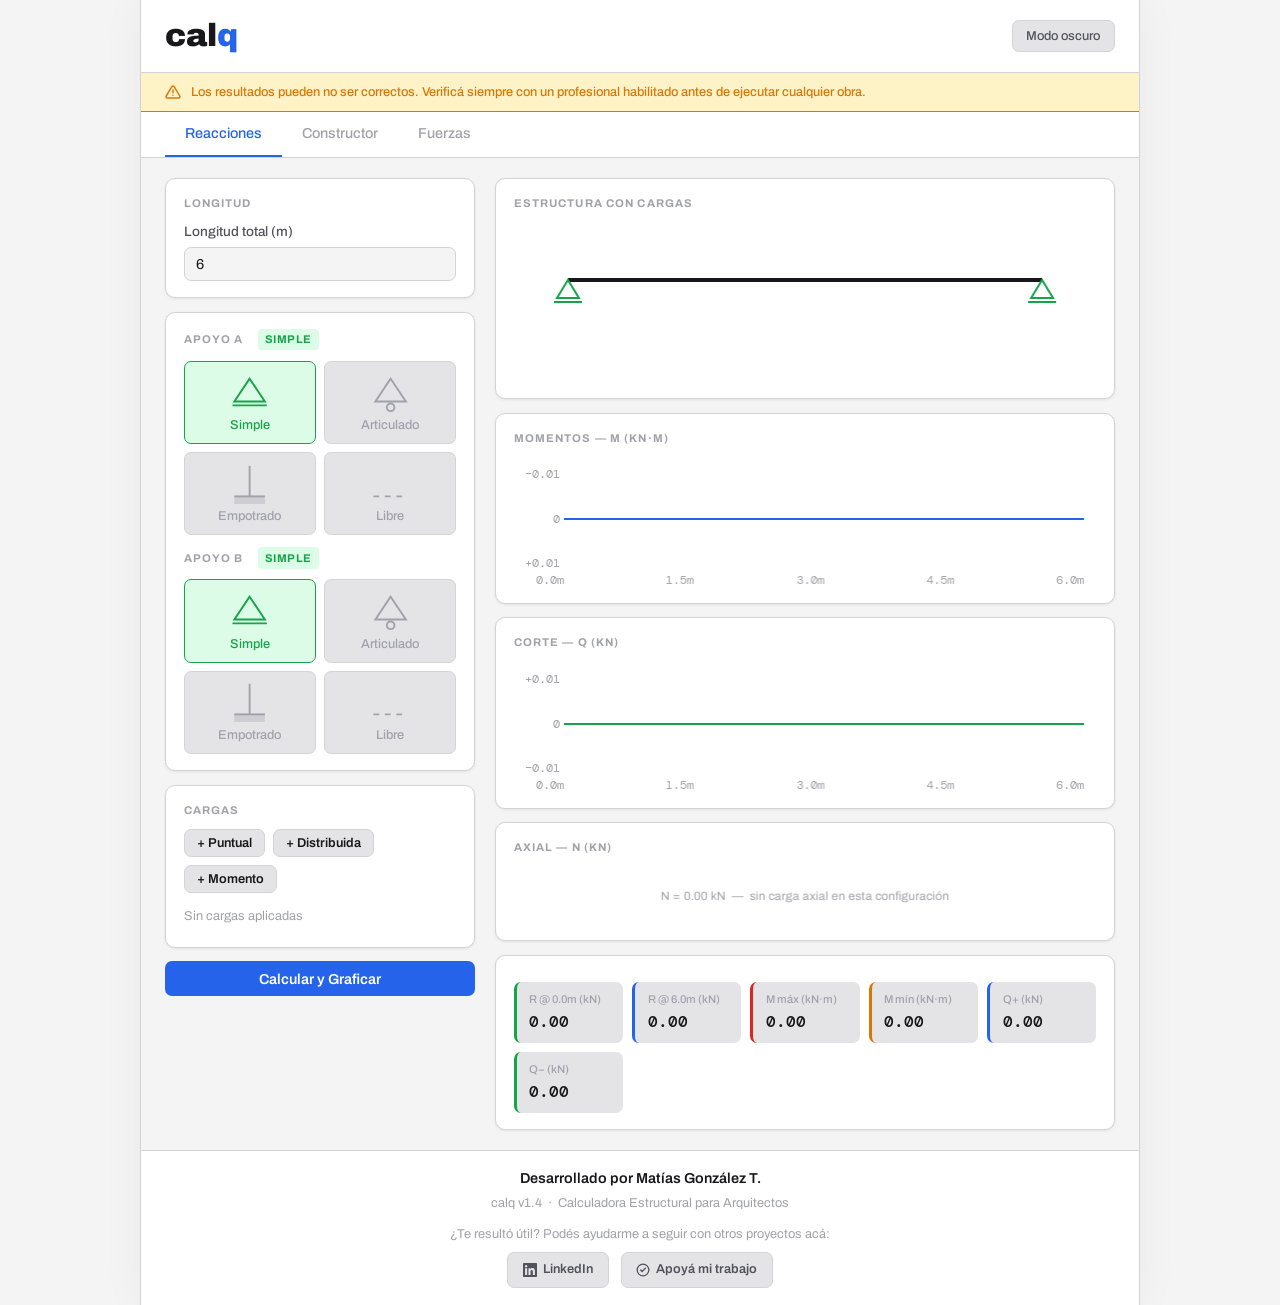
<file: calq_v7.html>
<!DOCTYPE html>
<html lang="es">
<head>
<title>calq</title>
<meta charset="UTF-8">
<meta name="viewport" content="width=device-width,initial-scale=1.0">
<link href="https://fonts.googleapis.com/css2?family=Archivo:wght@400;500;600;700&family=DM+Mono:wght@400;500&display=swap" rel="stylesheet">
<style>
*{box-sizing:border-box;margin:0;padding:0}
:root{
  --ink:#18181b;--ink2:#52525b;--ink3:#a1a1aa;
  --bg:#f4f4f5;--bg2:#ffffff;--bg3:#e4e4e7;
  --ac:#2563eb;--ac-l:#dbeafe;--ac-d:#1d4ed8;
  --gn:#16a34a;--gn-l:#dcfce7;
  --rd:#dc2626;--rd-l:#fee2e2;
  --am:#d97706;--am-l:#fef3c7;
  --br:#d4d4d8;--sh:0 1px 3px rgba(0,0,0,.08);
  --r:10px;--rs:7px;
}

.dk{
  --ink:#f4f4f5;--ink2:#a1a1aa;--ink3:#71717a;
  --bg:#111113;--bg2:#18181b;--bg3:#27272a;
  --ac:#3b82f6;--ac-l:#1e3a5f;--ac-d:#60a5fa;
  --gn:#22c55e;--gn-l:#14532d;
  --rd:#f87171;--rd-l:#450a0a;
  --am:#fbbf24;--am-l:#451a03;
  --br:#3f3f46;--sh:0 1px 3px rgba(0,0,0,.3);
}

body{font-family:'Archivo',sans-serif;background:var(--bg);color:var(--ink);min-height:100vh;display:flex;flex-direction:column;font-size:16px;line-height:1.5;transition:background .2s,color .2s}

.header{background:var(--bg2);border-bottom:1px solid var(--br);padding:.75rem 1.5rem;display:flex;align-items:center;justify-content:space-between;gap:1rem;flex-shrink:0}
.logo{font-size:2rem;font-weight:900}
.logo em{font-style:normal;color:var(--ac)}
.logo-sub{font-size:1rem;font-weight:100;letter-spacing:0em;text-transform:lowercase;color:var(--ink3);margin-left:.5rem}
.theme-btn{padding:.5rem .85rem;border-radius:var(--rs);border:1px solid var(--br);background:var(--bg3);color:var(--ink2);font-family:'Archivo',sans-serif;font-size:.8rem;font-weight:500;cursor:pointer;transition:all .15s}
.theme-btn:hover{background:var(--br)}

.disclaimer{background:var(--am-l);border-bottom:1px solid var(--am);padding:.6rem 1.5rem;display:flex;align-items:center;gap:.6rem;font-size:.8rem;color:var(--am);font-weight:500;flex-shrink:0}
.disclaimer svg{flex-shrink:0}

.tabs{background:var(--bg2);border-bottom:1px solid var(--br);padding:0 1.5rem;display:flex;flex-shrink:0}
.tab{padding:.65rem 1.25rem;font-family:'Archivo',sans-serif;font-size:.9rem;font-weight:500;cursor:pointer;border-bottom:2.5px solid transparent;color:var(--ink3);transition:all .15s;white-space:nowrap}
.tab.active{color:var(--ac);border-bottom-color:var(--ac)}
.tab:hover:not(.active){color:var(--ink)}

.panel{display:none}.panel.active{display:block}
.layout{display:grid;grid-template-columns:1fr 2fr;gap:1.25rem;padding:1.25rem 1.5rem;align-items:start}
@media(max-width:720px){.layout{grid-template-columns:1fr;padding:.85rem}.col-inputs{order:1}.col-outputs{order:2}}

.card{background:var(--bg2);border:1px solid var(--br);border-radius:var(--r);padding:1rem 1.1rem;margin-bottom:.85rem;box-shadow:var(--sh)}
.card:last-child{margin-bottom:0}
.ci{background:var(--bg3);border:1px solid var(--br);border-radius:var(--rs);padding:.7rem .9rem;margin-bottom:.5rem}
.ci:last-child{margin-bottom:0}
.slbl{font-size:.7rem;font-weight:700;letter-spacing:.1em;text-transform:uppercase;color:var(--ink3);margin-bottom:.65rem;display:flex;align-items:center;gap:.5rem}

label{font-size:.85rem;font-weight:500;color:var(--ink2);display:block;margin-bottom:.3rem}
input[type=number],select{width:100%;padding:.5rem .7rem;background:var(--bg);border:1.5px solid var(--br);border-radius:var(--rs);font-family:'Archivo',sans-serif;font-size:.9rem;color:var(--ink);outline:none;transition:border-color .15s;-moz-appearance:textfield}
input[type=number]:focus,select:focus{border-color:var(--ac)}
input[type=number]::-webkit-inner-spin-button{-webkit-appearance:none}
.g2{display:grid;grid-template-columns:1fr 1fr;gap:.6rem}
.g3{display:grid;grid-template-columns:1fr 1fr 1fr;gap:.6rem}

.btn{display:inline-flex;align-items:center;justify-content:center;gap:.4rem;padding:.55rem 1rem;border-radius:var(--rs);border:none;font-family:'Archivo',sans-serif;font-size:.9rem;font-weight:600;cursor:pointer;transition:all .15s;white-space:nowrap}
.btn-p{background:var(--ac);color:#fff}.btn-p:hover{background:var(--ac-d)}
.btn-g{background:var(--bg3);color:var(--ink);border:1.5px solid var(--br)}.btn-g:hover{background:var(--br)}
.btn-sm{padding:.38rem .75rem;font-size:.8rem}
.btn-xs{padding:.25rem .55rem;font-size:.8rem}

.sg{display:grid;grid-template-columns:1fr 1fr;gap:.5rem;margin-bottom:.75rem}
.so{padding:.55rem .3rem;border-radius:var(--rs);border:1.5px solid var(--br);background:var(--bg3);cursor:pointer;text-align:center;font-size:.8rem;font-weight:500;color:var(--ink3);transition:all .15s;font-family:'Archivo',sans-serif;line-height:1.35}
.so svg{display:block;margin:0 auto .28rem}
.so.ss.on{border-color:var(--gn);background:var(--gn-l);color:var(--gn)}
.so.sp.on{border-color:var(--ac);background:var(--ac-l);color:var(--ac)}
.so.sf.on{border-color:var(--rd);background:var(--rd-l);color:var(--rd)}
.so.sfr.on{border-color:var(--am);background:var(--am-l);color:var(--am)}
.so.ss:hover:not(.on){border-color:var(--gn);color:var(--gn)}
.so.sp:hover:not(.on){border-color:var(--ac);color:var(--ac)}
.so.sf:hover:not(.on){border-color:var(--rd);color:var(--rd)}
.so.sfr:hover:not(.on){border-color:var(--am);color:var(--am)}

.badge{display:inline-flex;align-items:center;padding:.15rem .45rem;border-radius:4px;font-size:.7rem;font-weight:700;letter-spacing:.04em}
.badge.simple{background:var(--gn-l);color:var(--gn)}
.badge.pin{background:var(--ac-l);color:var(--ac)}
.badge.fixed{background:var(--rd-l);color:var(--rd)}
.badge.free{background:var(--am-l);color:var(--am)}


.lrow{display:flex;align-items:center;gap:.5rem;padding:.4rem .6rem;background:var(--bg3);border-radius:6px;margin-bottom:.35rem;font-size:.8rem}
.dot{width:9px;height:9px;border-radius:50%;flex-shrink:0}
.dp{background:var(--ac)}.dd{background:var(--gn)}.dm{background:var(--am)}
.llbl{flex:1;font-weight:500;font-size:.8rem}
.enote{font-size:.8rem;color:var(--ink3);padding:.25rem 0}

.rg{display:grid;grid-template-columns:repeat(auto-fit,minmax(105px,1fr));gap:.55rem;margin-top:.65rem}
.rc{background:var(--bg3);border-radius:var(--rs);padding:.55rem .8rem;border-left:3px solid var(--ac)}
.rc.g{border-left-color:var(--gn)}.rc.a{border-left-color:var(--am)}.rc.r{border-left-color:var(--rd)}
.rl{font-size:.7rem;color:var(--ink3);margin-bottom:.15rem;font-weight:500}
.rv{font-family:'DM Mono',monospace;font-size:1rem;font-weight:500;color:var(--ink)}

canvas{display:block;width:100%;height:auto;border-radius:6px}

.footer{margin-top:auto;border-top:1px solid var(--br);background:var(--bg2);padding:1.1rem 1.5rem;text-align:center}
.fn{font-size:.9rem;font-weight:600;color:var(--ink);margin-bottom:.25rem}
.fs{font-size:.8rem;color:var(--ink3);margin-bottom:.75rem}
.fl{display:flex;align-items:center;justify-content:center;gap:.75rem;flex-wrap:wrap}
.fa{display:inline-flex;align-items:center;gap:.4rem;padding:.45rem .9rem;border-radius:var(--rs);border:1.5px solid var(--br);font-family:'Archivo',sans-serif;font-size:.8rem;font-weight:600;color:var(--ink2);text-decoration:none;background:var(--bg3);transition:all .15s}
.fa:hover{border-color:var(--ac);color:var(--ac);background:var(--ac-l)}
.fa.mp:hover{border-color:var(--gn);color:var(--gn);background:var(--gn-l)}
.fsup{font-size:.8rem;color:var(--ink3);margin-bottom:.5rem}

/* Limitar el ancho en pantallas grandes */
@media (min-width: 1200px) {
  body {
    max-width: 1000px; /* Ancho máximo de la calculadora */
    margin: 0 auto;    /* Centra el contenedor en la pantalla */
    
    /* Estos dos atributos son opcionales, pero le dan un efecto de "aplicación enmarcada" muy elegante: */
    border-left: 1px solid var(--br);
    border-right: 1px solid var(--br);
    box-shadow: 0 0 40px rgba(0,0,0,0.05);
  }
}
</style>
</head>
<body id="app">

<header class="header">
  <div style="display:flex;align-items:baseline">
    <div class="logo">cal<em>q</em></div>
  </div>
  <button class="theme-btn" onclick="toggleTheme()" id="tbtn">Modo oscuro</button>
</header>

<div class="disclaimer">
  <svg width="16" height="16" viewBox="0 0 24 24" fill="none" stroke="currentColor" stroke-width="2.2" stroke-linecap="round"><path d="M10.29 3.86L1.82 18a2 2 0 001.71 3h16.94a2 2 0 001.71-3L13.71 3.86a2 2 0 00-3.42 0z"/><line x1="12" y1="9" x2="12" y2="13"/><line x1="12" y1="17" x2="12.01" y2="17"/></svg>
  Los resultados pueden no ser correctos. Verificá siempre con un profesional habilitado antes de ejecutar cualquier obra.
</div>

<div class="tabs">
  <div class="tab active" onclick="switchTab('mnq')">Reacciones</div>
  <div class="tab" onclick="switchTab('builder')">Constructor</div>
  <div class="tab" onclick="switchTab('res')">Fuerzas</div>
</div>

<!-- ═══════ PANEL MNQ ═══════ -->
<div class="panel active" id="panel-mnq">
  <div class="layout">
    <div class="col-inputs">
      <div class="card">
        <div class="slbl">Longitud</div>
        <div><label>Longitud total (m)</label>
          <input type="number" id="vL" value="6" step="0.5" min="0.5" onchange="runMNQ()">
        </div>
      </div>
      <div class="card">
        <div class="slbl">Apoyo A &nbsp;<span class="badge simple" id="lblA">Simple</span></div>
        <div class="sg">
          <div class="so ss on" id="sA-simple" onclick="selSup('A','simple',this)"><svg height="42" viewBox="0 0 30 22"><polygon points="15,4 7,16 23,16" fill="none" stroke="currentColor" stroke-width="1"/><line x1="6" y1="18" x2="24" y2="18" stroke="currentColor" stroke-width="1"/></svg>Simple</div>
          <div class="so sp" id="sA-pin" onclick="selSup('A','pin',this)"><svg height="42" viewBox="0 0 30 22"><polygon points="15,4 7,16 23,16" fill="none" stroke="currentColor" stroke-width="1"/><circle cx="15" cy="19" r="2" stroke="currentColor" fill="none" stroke-width="1"/></svg>Articulado</div>
          <div class="so sf" id="sA-fixed" onclick="selSup('A','fixed',this)"><svg height="42" viewBox="0 0 30 22"><line x1="15" y1="2" x2="15" y2="18" stroke="currentColor" stroke-width="1"/><rect x="7" y="18" width="16" height="4" fill="currentColor" opacity=".35"/><line x1="7" y1="18" x2="23" y2="18" stroke="currentColor" stroke-width="1"/></svg>Empotrado</div>
          <div class="so sfr" id="sA-free" onclick="selSup('A','free',this)"><svg height="42" viewBox="0 0 30 22"><line x1="6" y1="18" x2="24" y2="18" stroke="currentColor" stroke-dasharray="3,3" stroke-width="1"/></svg>Libre</div>
        </div>
        <div class="slbl" style="margin-top:.1rem">Apoyo B &nbsp;<span class="badge simple" id="lblB">Simple</span></div>
        <div class="sg" style="margin-bottom:0">
          <div class="so ss on" id="sB-simple" onclick="selSup('B','simple',this)"><svg height="42" viewBox="0 0 30 22"><polygon points="15,4 7,16 23,16" fill="none" stroke="currentColor" stroke-width="1"/><line x1="6" y1="18" x2="24" y2="18" stroke="currentColor" stroke-width="1"/></svg>Simple</div>
          <div class="so sp" id="sB-pin" onclick="selSup('B','pin',this)"><svg height="42" viewBox="0 0 30 22"><polygon points="15,4 7,16 23,16" fill="none" stroke="currentColor" stroke-width="1"/><circle cx="15" cy="19" r="2" stroke="currentColor" fill="none" stroke-width="1"/></svg>Articulado</div>
          <div class="so sf" id="sB-fixed" onclick="selSup('B','fixed',this)"><svg height="42" viewBox="0 0 30 22"><line x1="15" y1="2" x2="15" y2="18" stroke="currentColor" stroke-width="1"/><rect x="7" y="18" width="16" height="4" fill="currentColor" opacity=".35"/><line x1="7" y1="18" x2="23" y2="18" stroke="currentColor" stroke-width="1"/></svg>Empotrado</div>
          <div class="so sfr" id="sB-free" onclick="selSup('B','free',this)"><svg height="42" viewBox="0 0 30 22"><line x1="6" y1="18" x2="24" y2="18" stroke="currentColor" stroke-dasharray="3,3" stroke-width="1"/></svg>Libre</div>
        </div>
      </div>
      <div class="card">
        <div class="slbl">Cargas</div>
        <div style="display:flex;gap:.5rem;flex-wrap:wrap;margin-bottom:.65rem">
          <button class="btn btn-g btn-sm" onclick="tf('mnq','point')">+ Puntual</button>
          <button class="btn btn-g btn-sm" onclick="tf('mnq','dist')">+ Distribuida</button>
          <button class="btn btn-g btn-sm" onclick="tf('mnq','moment')">+ Momento</button>
        </div>
        <div id="mnq-fp" class="ci" style="display:none">
          <div class="g2" style="margin-bottom:.45rem">
            <div><label>Posición (m)</label><input type="number" id="lp-pos" value="3" step="0.1" min="0"></div>
            <div><label>Magnitud (kN)</label><input type="number" id="lp-mag" value="10" step="1"></div>
          </div>
          <button class="btn btn-p btn-sm" style="width:100%" onclick="addLoad('point')">Agregar carga puntual</button>
        </div>
        <div id="mnq-fd" class="ci" style="display:none">
          <div class="g2" style="margin-bottom:.45rem">
            <div><label>Inicio (m)</label><input type="number" id="ld-a" value="0" step="0.1" min="0"></div>
            <div><label>Fin (m)</label><input type="number" id="ld-b" value="6" step="0.1"></div>
          </div>
          <div class="g2" style="margin-bottom:.45rem">
            <div><label>q inicio (kN/m)</label><input type="number" id="ld-qa" value="5" step="1"></div>
            <div><label>q fin (kN/m)</label><input type="number" id="ld-qb" value="5" step="1"></div>
          </div>
          <button class="btn btn-p btn-sm" style="width:100%" onclick="addLoad('dist')">Agregar carga distribuida</button>
        </div>
        <div id="mnq-fm" class="ci" style="display:none">
          <div class="g2" style="margin-bottom:.45rem">
            <div><label>Posición (m)</label><input type="number" id="lm-pos" value="3" step="0.1" min="0"></div>
            <div><label>Magnitud (kN·m)</label><input type="number" id="lm-mag" value="8" step="1"></div>
          </div>
          <button class="btn btn-p btn-sm" style="width:100%" onclick="addLoad('moment')">Agregar momento</button>
        </div>
        <div id="mnq-ll" style="margin-top:.5rem"></div>
      </div>
      <button class="btn btn-p" style="width:100%;padding:.6rem 1rem;font-size:.9rem" onclick="runMNQ()">Calcular y Graficar</button>
    </div>
    <div class="col-outputs">
      <div class="card"><div class="slbl">Estructura con cargas</div><canvas id="cv-beam" width="700" height="160"></canvas></div>
      <div class="card"><div class="slbl">Momentos — M (kN·m)</div><canvas id="cv-M" width="700" height="130"></canvas></div>
      <div class="card"><div class="slbl">Corte — Q (kN)</div><canvas id="cv-Q" width="700" height="130"></canvas></div>
      <div class="card"><div class="slbl">Axial — N (kN)</div><canvas id="cv-N" width="700" height="58"></canvas></div>
      <div id="mnq-res"></div>
    </div>
  </div>
</div>

<!-- ═══════ PANEL BUILDER ═══════ -->
<div class="panel" id="panel-builder">
  <div class="layout">
    <div class="col-inputs">
      <div class="card">
        <div class="slbl">Longitud</div>
        <div><label>Longitud total (m)</label>
          <input type="number" id="bL" value="8" step="0.5" min="1" onchange="bRender()">
        </div>
      </div>
      <div class="card">
        <div class="slbl">Apoyos</div>
        <div class="g2" style="margin-bottom:.5rem">
          <div><label>Posición (m)</label><input type="number" id="b-sp" value="0" step="0.5" min="0"></div>
          <div><label>Tipo</label>
            <select id="b-st">
              <option value="simple">Simple</option>
              <option value="pin">Articulado</option>
              <option value="fixed">Empotrado</option>
              <option value="free">Extremo Libre</option>
            </select>
          </div>
        </div>
        <button class="btn btn-p btn-sm" style="width:100%" onclick="addBSup()">Agregar apoyo</button>
        <div id="b-sl" style="margin-top:.6rem"></div>
      </div>
      <div class="card">
        <div class="slbl">Cargas</div>
        <div style="display:flex;gap:.5rem;flex-wrap:wrap;margin-bottom:.65rem">
          <button class="btn btn-g btn-sm" onclick="tf('b','point')">+ Puntual</button>
          <button class="btn btn-g btn-sm" onclick="tf('b','dist')">+ Distribuida</button>
          <button class="btn btn-g btn-sm" onclick="tf('b','moment')">+ Momento</button>
        </div>
        <div id="b-fp" class="ci" style="display:none">
          <div class="g2" style="margin-bottom:.45rem">
            <div><label>Posición (m)</label><input type="number" id="bp-pos" value="4" step="0.1" min="0"></div>
            <div><label>Fuerza (kN)</label><input type="number" id="bp-mag" value="20" step="1"></div>
          </div>
          <button class="btn btn-p btn-sm" style="width:100%" onclick="addBLoad('point')">Agregar carga puntual</button>
        </div>
        <div id="b-fd" class="ci" style="display:none">
          <div class="g2" style="margin-bottom:.45rem">
            <div><label>Inicio (m)</label><input type="number" id="bd-a" value="0" step="0.1" min="0"></div>
            <div><label>Fin (m)</label><input type="number" id="bd-b" value="8" step="0.1"></div>
          </div>
          <div class="g2" style="margin-bottom:.45rem">
            <div><label>q inicio (kN/m)</label><input type="number" id="bd-qa" value="10" step="1"></div>
            <div><label>q fin (kN/m)</label><input type="number" id="bd-qb" value="10" step="1"></div>
          </div>
          <button class="btn btn-p btn-sm" style="width:100%" onclick="addBLoad('dist')">Agregar carga distribuida</button>
        </div>
        <div id="b-fm" class="ci" style="display:none">
          <div class="g2" style="margin-bottom:.45rem">
            <div><label>Posición (m)</label><input type="number" id="bm-pos" value="4" step="0.1" min="0"></div>
            <div><label>M (kN·m)</label><input type="number" id="bm-mag" value="15" step="1"></div>
          </div>
          <button class="btn btn-p btn-sm" style="width:100%" onclick="addBLoad('moment')">Agregar momento</button>
        </div>
        <div id="b-ll" style="margin-top:.5rem"></div>
      </div>
      <div style="display:flex;gap:.6rem">
        <button class="btn btn-p" style="flex:1;padding:.6rem 1rem;font-size:.9rem" onclick="calcBuilder()">Calcular</button>
        <button class="btn btn-g" style="padding:.6rem 1rem;font-size:.9rem" onclick="resetBuilder()">Limpiar</button>
      </div>
    </div>
    <div class="col-outputs">
      <div class="card"><div class="slbl">Vista de la estructura</div><canvas id="cv-bld" width="700" height="240"></canvas></div>
      <div class="card"><div class="slbl">Momentos — M (kN·m)</div><canvas id="cv-bM" width="700" height="130"></canvas></div>
      <div class="card"><div class="slbl">Corte — Q (kN)</div><canvas id="cv-bQ" width="700" height="130"></canvas></div>
      <div id="b-res"></div>
    </div>
  </div>
</div>

<div class="panel" id="panel-res">
  <div class="layout">
    <div class="col-inputs">
      <div class="card">
        <div class="slbl">Agregar Fuerza (Plano XY)</div>
        <div class="g2" style="margin-bottom:.45rem">
          <div><label>Magnitud (kN)</label><input type="number" id="rf-mag" value="10" step="1" min="0.1"></div>
          <div><label>Ángulo (°)</label><input type="number" id="rf-ang" value="45" step="1"></div>
        </div>
        <div class="g2" style="margin-bottom:.45rem">
          <div><label>Posición X (m)</label><input type="number" id="rf-x" value="0" step="0.5"></div>
          <div><label>Posición Y (m)</label><input type="number" id="rf-y" value="0" step="0.5"></div>
        </div>
        <button class="btn btn-p btn-sm" style="width:100%" onclick="addRForce()">Agregar Fuerza</button>
        <div id="rf-ll" style="margin-top:.6rem"></div>
      </div>
      <div style="display:flex;gap:.6rem">
        <button class="btn btn-p" style="flex:1;padding:.6rem 1rem;font-size:.9rem" onclick="calcResultant()">Calcular</button>
        <button class="btn btn-g" style="padding:.6rem 1rem;font-size:.9rem" onclick="resetResultant()">Limpiar</button>
      </div>
    </div>
    <div class="col-outputs">
      <div class="card"><div class="slbl">Plano de Fuerzas</div><canvas id="cv-res" width="700" height="400"></canvas></div>
      <div id="rf-res"></div>
    </div>
  </div>
</div>

<footer class="footer">
  <div class="fn">Desarrollado por Matías González T.</div>
  <div class="fs">calq v1.4 &nbsp;·&nbsp; Calculadora Estructural para Arquitectos</div>
  <div class="fsup">¿Te resultó útil? Podés ayudarme a seguir con otros proyectos acá:</div>
  <div class="fl">
    <a class="fa" href="https://linkedin.com/in/matiasgonzalezt/" target="_blank" rel="noopener">
      <svg width="14" height="14" viewBox="0 0 24 24" fill="currentColor"><path d="M20.45 20.45h-3.55v-5.57c0-1.33-.03-3.04-1.85-3.04-1.85 0-2.13 1.44-2.13 2.94v5.67H9.37V9h3.41v1.56h.05c.47-.9 1.63-1.85 3.36-1.85 3.59 0 4.26 2.36 4.26 5.43v6.31zM5.34 7.43a2.06 2.06 0 1 1 0-4.12 2.06 2.06 0 0 1 0 4.12zM7.12 20.45H3.56V9h3.56v11.45zM22.22 0H1.77C.79 0 0 .77 0 1.72v20.56C0 23.23.79 24 1.77 24h20.45C23.21 24 24 23.23 24 22.28V1.72C24 .77 23.21 0 22.22 0z"/></svg>
      LinkedIn
    </a>
    <a class="fa mp" href="https://link.mercadopago.com.ar/matiasgonzalezt" target="_blank" rel="noopener">
      <svg width="14" height="14" viewBox="0 0 24 24" fill="none" stroke="currentColor" stroke-width="2.2" stroke-linecap="round" stroke-linejoin="round"><circle cx="12" cy="12" r="10"/><path d="M8 12l2.5 2.5L16 9"/></svg>
      Apoyá mi trabajo
    </a>
  </div>
</footer>

<script>
/* ═══════════ STATE ═══════════ */
const mnq = {supA:'simple', supB:'simple', loads:[]};
const bld = {supports:[], loads:[]};
let isDark = false;
const rf = {forces:[]};

/* ═══════════ COLORS ═══════════ */
function C(){
  return isDark ? {
    ink:'#f4f4f5', ink2:'#a1a1aa', ink3:'#71717a',
    bg:'#111113', bg2:'#18181b', bg3:'#27272a', br:'#3f3f46',
    ac:'#3b82f6', gn:'#22c55e', rd:'#f87171', am:'#fbbf24'
  } : {
    ink:'#18181b', ink2:'#52525b', ink3:'#a1a1aa',
    bg:'#f4f4f5', bg2:'#ffffff', bg3:'#e4e4e7', br:'#d4d4d8',
    ac:'#2563eb', gn:'#16a34a', rd:'#dc2626', am:'#d97706'
  };
}

const SUP_LABEL = {simple:'Simple', pin:'Articulado', fixed:'Empotrado', free:'Libre'};
const SUP_CLS   = {simple:'simple', pin:'pin', fixed:'fixed', free:'free'};

/* ═══════════ THEME ═══════════ */
function toggleTheme(){
  isDark = !isDark;
  document.getElementById('app').classList.toggle('dk', isDark);
  document.getElementById('tbtn').textContent = isDark ? 'Modo claro' : 'Modo oscuro';
  runMNQ(); bRender();
}

/* ═══════════ TABS ═══════════ */
function switchTab(t){
  document.querySelectorAll('.tab').forEach((el,i)=>el.classList.toggle('active',(i===0&&t==='mnq')||(i===1&&t==='builder')||(i===2&&t==='res')));
  document.querySelectorAll('.panel').forEach((el,i)=>el.classList.toggle('active',(i===0&&t==='mnq')||(i===1&&t==='builder')||(i===2&&t==='res')));
  if(t==='mnq') runMNQ(); else if(t==='builder') bRender(); else drawRF();
}

/* ═══════════ SUPPORT SELECT ═══════════ */
function selSup(side, type, el){
  ['simple','pin','fixed','free'].forEach(t=>{ 
    const b=document.getElementById('s'+side+'-'+t); 
    if(b) b.classList.remove('on'); 
  });
  
  el.classList.add('on');
  mnq['sup'+side] = type;
  
  const lbl = document.getElementById('lbl'+side);
  lbl.textContent = SUP_LABEL[type]; 
  lbl.className = 'badge '+SUP_CLS[type];
  
  runMNQ();
}

/* ═══════════ FORM TOGGLE ═══════════ */
function tf(pfx, type){
  const ids = {mnq:{point:'mnq-fp',dist:'mnq-fd',moment:'mnq-fm'}, b:{point:'b-fp',dist:'b-fd',moment:'b-fm'}};
  const all  = Object.values(ids[pfx]);
  const cur  = ids[pfx][type];
  
  const targetEl = document.getElementById(cur);
  const isVisible = targetEl && targetEl.style.display === 'block';

  // 1. Ocultamos todos los formularios de esa sección primero
  all.forEach(id => { 
    const el = document.getElementById(id); 
    if(el) el.style.display = 'none'; 
  });

  // 2. Si el formulario que tocaste NO estaba visible, lo mostramos
  if(targetEl && !isVisible) {
    targetEl.style.display = 'block';
  }
}

/* ═══════════ MNQ LOADS ═══════════ */
function addLoad(type){
  const L = +document.getElementById('vL').value;
  if(type==='point'){
    const pos=+document.getElementById('lp-pos').value, mag=+document.getElementById('lp-mag').value;
    if(pos<0||pos>L) return alert('Posición fuera del rango');
    mnq.loads.push({type,pos,mag,id:Date.now()});
  } else if(type==='dist'){
    mnq.loads.push({type,a:+document.getElementById('ld-a').value,b:+document.getElementById('ld-b').value,qa:+document.getElementById('ld-qa').value,qb:+document.getElementById('ld-qb').value,id:Date.now()});
  } else {
    mnq.loads.push({type:'moment',pos:+document.getElementById('lm-pos').value,mag:+document.getElementById('lm-mag').value,id:Date.now()});
  }
  renderLL('mnq'); runMNQ();
}
function removeLoad(id){ mnq.loads=mnq.loads.filter(l=>l.id!==id); renderLL('mnq'); runMNQ(); }

/* ═══════════ BUILDER SUPPORTS ═══════════ */
function addBSup(){
  const pos=+document.getElementById('b-sp').value, type=document.getElementById('b-st').value, L=+document.getElementById('bL').value;
  if(pos<0||pos>L) return alert('Posición fuera del rango');
  if(bld.supports.some(s=>Math.abs(s.pos-pos)<0.01)) return alert('Ya existe un apoyo en esa posición');
  bld.supports.push({pos,type,id:Date.now()});
  bld.supports.sort((a,b)=>a.pos-b.pos);
  renderBSups(); 
  renderLL('b'); 
  if(bld.supports.length >= 2) calcBuilder(); else bRender();
}
function removeBSup(id){ bld.supports=bld.supports.filter(s=>s.id!==id); renderBSups(); bRender(); }

/* ═══════════ BUILDER LOADS ═══════════ */
function addBLoad(type){
  if(type==='point') bld.loads.push({type,pos:+document.getElementById('bp-pos').value,mag:+document.getElementById('bp-mag').value,id:Date.now()});
  else if(type==='dist') bld.loads.push({type,a:+document.getElementById('bd-a').value,b:+document.getElementById('bd-b').value,qa:+document.getElementById('bd-qa').value,qb:+document.getElementById('bd-qb').value,id:Date.now()});
  else bld.loads.push({type:'moment',pos:+document.getElementById('bm-pos').value,mag:+document.getElementById('bm-mag').value,id:Date.now()});
  renderLL('b');
  if(bld.supports.length >= 2) calcBuilder(); else bRender();
}
function removeBLoad(id){ bld.loads=bld.loads.filter(l=>l.id!==id); renderLL('b'); bRender(); }

/* ═══════════ RENDER LISTS ═══════════ */
function renderLL(pfx){
  const loads = pfx==='mnq' ? mnq.loads : bld.loads;
  const divId = pfx==='mnq' ? 'mnq-ll' : 'b-ll';
  const div = document.getElementById(divId); if(!div) return;
  if(!loads.length){ div.innerHTML='<div class="enote">Sin cargas aplicadas</div>'; return; }
  const fn = pfx==='mnq' ? 'removeLoad' : 'removeBLoad';
  div.innerHTML = loads.map(l=>{
    const dot = l.type==='point'?'dp':l.type==='dist'?'dd':'dm';
    const lbl = l.type==='point'?`Puntual ${l.mag} kN @ ${l.pos}m`:l.type==='dist'?`Distribuida ${l.qa}–${l.qb} kN/m [${l.a}–${l.b}m]`:`Momento ${l.mag} kN·m @ ${l.pos}m`;
    return `<div class="lrow"><div class="dot ${dot}"></div><span class="llbl">${lbl}</span><button class="btn btn-g btn-xs" onclick="${fn}(${l.id})">✕</button></div>`;
  }).join('');
}

function renderBSups(){
  const div = document.getElementById('b-sl'); if(!div) return;
  if(!bld.supports.length){ div.innerHTML='<div class="enote">Sin apoyos</div>'; return; }
  const COLS={simple:'gn',pin:'ac',fixed:'rd',free:'am'};
  div.innerHTML = bld.supports.map(s=>`
    <div class="lrow">
      <div class="dot" style="background:var(--${COLS[s.type]})"></div>
      <span class="llbl"><span class="badge ${SUP_CLS[s.type]}">${SUP_LABEL[s.type]}</span> @ ${s.pos}m</span>
      <button class="btn btn-g btn-xs" onclick="removeBSup(${s.id})">✕</button>
    </div>`).join('');
}

/* ══════════════════════════════════════════════════════
   CORE ENGINE
   Soporta todas las combinaciones isostáticas:
     simple–simple, pin–pin, simple–pin, pin–simple
     fixed–free  (cantilever con extremo libre)
     fixed–pin   (viga propped, apoyo libre en B)
     pin–fixed   (viga propped, apoyo libre en A)
   Los extremos libres se calculan y grafican en 0..L.
   ══════════════════════════════════════════════════════ */

/**
 * Calcula reacciones.
 * Retorna {RA, RB, MA} donde MA es el momento reactivo
 * en A (≠0 solo cuando typeA === 'fixed').
 *
 * Convención: cargas hacia abajo son positivas.
 * RA, RB son fuerzas de reacción hacia arriba (positivo = arriba).
 * MA es el momento reactivo en A (positivo = antihorario aplicado sobre la viga).
 */
/**
 * Calcula reacciones utilizando Integración Numérica para resolver
 * isostáticos e hiperestáticos (empotrados) de forma exacta.
 */
function calcReactions(posA, posB, typeA, typeB, loads){
  // 1. Sumatoria de fuerzas y momentos de las cargas
  let sumV = 0, sumMA = 0;
  loads.forEach(l => {
    if(l.type === 'point') { sumV += l.mag; sumMA += l.mag * (l.pos - posA); }
    else if(l.type === 'dist') {
      const len = l.b - l.a; const F = (l.qa + l.qb) / 2 * len;
      const t = (l.qa + l.qb) === 0 ? 0.5 : (l.qa + 2*l.qb) / (3*(l.qa + l.qb));
      sumV += F; sumMA += F * (l.a + len * t - posA);
    }
    else if(l.type === 'moment') { sumMA += l.mag; }
  });

  const span = posB - posA;
  if(span < 1e-9) return {RA: sumV/2, RB: sumV/2, MA: 0};

  // ── NUEVO: RESOLUCIÓN PARA CANTILEVERS (EXTREMOS LIBRES) ──
  if (typeA === 'free' || typeB === 'free') {
    if (typeA === 'fixed' && typeB === 'free') {
      // Empotrado a la izquierda, libre a la derecha
      return {RA: sumV, RB: 0, MA: -sumMA, MB: 0};
    } 
    else if (typeA === 'free' && typeB === 'fixed') {
      // Libre a la izquierda, empotrado a la derecha
      return {RA: 0, RB: sumV, MA: 0, MB: sumMA - sumV * span}; 
    } 
    else {
      alert("⚠️ Estructura inestable: Un extremo 'Libre' requiere que el otro sea 'Empotrado'.");
      return {RA: 0, RB: 0, MA: 0, MB: 0};
    }
  }

  // 2. Calculamos reacciones como si fuera una viga simplemente apoyada
  let RB0 = sumMA / span;
  let RA0 = sumV - RB0;

  // 3. Función del Momento Flector Isostático M0(x)
  const M0 = (x) => {
    let m = 0;
    if (x > posA) m += RA0 * (x - posA);
    if (x > posB) m += RB0 * (x - posB);
    loads.forEach(l => {
      if(l.type === 'point' && x > l.pos) {
        m -= l.mag * (x - l.pos);
      } else if(l.type === 'dist') {
        if (x >= l.b) {
          const len = l.b - l.a; 
          const F = (l.qa + l.qb) / 2 * len;
          const t = (l.qa + l.qb) === 0 ? 0.5 : (l.qa + 2*l.qb) / (3*(l.qa + l.qb));
          m -= F * (x - (l.a + len * t));
        } else if (x > l.a) {
          const s = (x - l.a) / (l.b - l.a);
          const qx = l.qa + (l.qb - l.qa) * s;
          const F = (l.qa + qx) / 2 * (x - l.a);
          const ts = (l.qa + 2*qx) === 0 ? 0.5 : (l.qa + 2*qx) / (3*(l.qa + qx));
          m -= F * (x - (l.a + (x - l.a) * ts));
        }
      } else if(l.type === 'moment' && x > l.pos) {
        m -= l.mag;
      }
    });
    return -m;
  };

  // 4. Integración Numérica (Regla de Simpson 1/3) para hallar rotaciones
  let IA = 0, IB = 0;
  const N = 200; // Segmentos pares
  const dx = span / N;
  for(let i=0; i<=N; i++){
    let x = posA + i * dx;
    let m = M0(x);
    let weight = (i === 0 || i === N) ? 1 : (i % 2 === 0 ? 2 : 4);
    IA += weight * m * (posB - x);
    IB += weight * m * (x - posA);
  }
  IA = (IA * dx / 3) / span;
  IB = (IB * dx / 3) / span;

  let EA = -6 * IA / span;
  let EB = -6 * IB / span;

  // 5. Aplicación de condiciones de contorno (Momentos de Empotramiento)
  let dMA = 0, dMB = 0;
  const fA = (typeA === 'fixed');
  const fB = (typeB === 'fixed');

  if (fA && !fB) {
    dMA = EA / 2; // Apoyo A empotrado, B simple
  } else if (!fA && fB) {
    dMB = EB / 2; // Apoyo A simple, B empotrado
  } else if (fA && fB) {
    dMA = (2 * EA - EB) / 3; // Doble empotramiento
    dMB = (2 * EB - EA) / 3;
  }

  // 6. Cálculo de reacciones finales
      let RA = RA0 - (dMA - dMB) / span;
      let RB = RB0 + (dMA - dMB) / span;
      
      // Devolvemos ambos momentos de empotramiento
      return {RA, RB, MA: dMA, MB: -dMB}; 
    }

/**
 * Construye Q(x) y M(x) en coordenadas globales 0..L.
 * M(x) se calcula directamente por equilibrio desde el extremo izquierdo
 * (x=0), sumando contribuciones de reacciones y cargas.
 * MA: momento reactivo en posA (empotrado A). Si A es libre, MA=0.
 */
function buildQM(L, posA, posB, RA, RB, MA, loads){
  // 1. Recopilamos todos los puntos donde ocurren saltos (apoyos y cargas)
  let cps = [0, L, posA, posB];
  loads.forEach(l => {
    if(l.type === 'point' || l.type === 'moment') cps.push(l.pos);
    else if(l.type === 'dist') { cps.push(l.a); cps.push(l.b); }
  });

  // 2. Creamos la cuadrícula base
  let xs = [];
  const N = 500;
  for(let i=0; i<=N; i++) xs.push(i * L / N);

  // 3. Inyectamos puntos microscópicos antes y después de cada punto crítico
  cps.forEach(cp => {
    if(cp > 0.001) xs.push(cp - 1e-7);
    xs.push(cp);
    if(cp < L - 0.001) xs.push(cp + 1e-7);
  });
  
  // 4. Ordenamos todo de izquierda a derecha
  xs.sort((a, b) => a - b);

  // Q(x): cortante acumulado (el resto de tu función sigue exactamente igual)
  const Q = xs.map(x => {
    let q = 0;
    if(x >= posA) q += RA;
    if(x >= posB) q += RB;
    loads.forEach(l => {
      if(l.type === 'point' && x > l.pos){
        q -= l.mag;
      } else if(l.type === 'dist'){
        if(x >= l.b){
          q -= (l.qa + l.qb) / 2 * (l.b - l.a);
        } else if(x > l.a){
          const s = (x - l.a) / (l.b - l.a);
          const qx = l.qa + (l.qb - l.qa) * s;
          q -= (l.qa + qx) / 2 * (x - l.a);
        }
      }
    });
    return q; // Mantenemos tu signo invertido para la convención gráfica
  });

  // M(x): momento acumulado desde la izquierda
  // M(posA) incluye el momento reactivo MA (positivo = antihorario sobre la viga)
  const M = xs.map(x => {
    let m = 0;
    // Momento reactivo de empotramiento en A (si aplica)
    if(x >= posA) m += MA;
    // Momentos de las reacciones verticales
    if(x > posA) m += RA * (x - posA);
    if(x > posB) m += RB * (x - posB);
    // Momentos de las cargas externas
    loads.forEach(l => {
      if(l.type === 'point' && x > l.pos){
        m -= l.mag * (x - l.pos);
      } else if(l.type === 'dist'){
        if(x >= l.b){
          const len = l.b - l.a;
          const F   = (l.qa + l.qb) / 2 * len;
          const t   = (l.qa + l.qb) === 0 ? 0.5 : (l.qa + 2*l.qb) / (3*(l.qa + l.qb));
          m -= F * (x - (l.a + len * t));
        } else if(x > l.a){
          const s  = (x - l.a) / (l.b - l.a);
          const qx = l.qa + (l.qb - l.qa) * s;
          const F  = (l.qa + qx) / 2 * (x - l.a);
          const ts = (l.qa + 2*qx) === 0 ? 0.5 : (l.qa + 2*qx) / (3*(l.qa + qx));
          m -= F * (x - (l.a + (x - l.a) * ts));
        }
      } else if(l.type === 'moment' && x > l.pos){
        m -= l.mag;
      }
    });
    return m;
  });

  return {xs, Q, M};
}

/* ═══════════ RUN MNQ (Panel 1) ═══════════ */
function runMNQ(){
  const L = +document.getElementById('vL').value || 6;
  const posA = 0, posB = L;
  const {RA, RB, MA, MB} = calcReactions(posA, posB, mnq.supA, mnq.supB, mnq.loads);
  const {xs, Q, M}   = buildQM(L, posA, posB, RA, RB, MA, mnq.loads);

  // Usamos la propiedad M_r para mandar tanto MA como MB al graficador
  drawBeamCV('cv-beam', L, [{pos:posA, type:mnq.supA, R:RA, M_r:MA}, {pos:posB, type:mnq.supB, R:RB, M_r:MB}], mnq.loads);
  drawDiag('cv-M', xs, M, C().ac, L);
  drawDiag('cv-Q', xs, Q, C().gn, L);

  const cvN = document.getElementById('cv-N');
  const {W:wN, H:hN} = fixDPI(cvN);
  const ctxN = cvN.getContext('2d');
  ctxN.clearRect(0,0,wN,hN);
  ctxN.font='12px Archivo,sans-serif'; ctxN.fillStyle=C().ink3; ctxN.textAlign='center';
  ctxN.fillText('N = 0.00 kN  —  sin carga axial en esta configuración', wN/2, hN/2+5);

  const Mx=Math.max(...M), Mn=Math.min(...M), Qx=Math.max(...Q), Qn=Math.min(...Q);
  document.getElementById('mnq-res').innerHTML = resCards(RA, RB, posA, posB, Mx, Mn, Qx, Qn, MA, MB);
}

/* ═══════════ BUILDER ═══════════ */
function bRender(){
  const L = +document.getElementById('bL').value || 8;
  const cv=document.getElementById('cv-bld'); const {W, H} = fixDPI(cv); const ctx=cv.getContext('2d'); const Cl=C();
  ctx.clearRect(0,0,W,H);
  const pl=54,pr=54,pt=42,pb=52, cw=W-pl-pr, y0=pt+22;
  const xOf = x => pl+(x/L)*cw;
  const SCOL={simple:Cl.gn, pin:Cl.ac, fixed:Cl.rd};

  // Beam
  ctx.strokeStyle=Cl.ink; ctx.lineWidth=4;
  ctx.beginPath(); ctx.moveTo(pl,y0); ctx.lineTo(pl+cw,y0); ctx.stroke();

  // Dimension
  ctx.strokeStyle=Cl.ink3; ctx.lineWidth=.8; ctx.setLineDash([3,4]);
  ctx.beginPath(); ctx.moveTo(pl,y0+156); ctx.lineTo(pl+cw,y0+156); ctx.stroke(); ctx.setLineDash([]);
  ctx.font='12px DM Mono,monospace'; ctx.fillStyle=Cl.ink3; ctx.textAlign='center';
  ctx.fillText('L = '+L.toFixed(1)+' m', pl+cw/2, y0+172);

  // X ticks
  const seg=Math.min(4, Math.ceil(L*2));
  for(let i=0;i<=seg;i++){
    const fx=pl+(i/seg)*cw;
    ctx.strokeStyle=Cl.br; ctx.lineWidth=.8;
    // ctx.beginPath(); ctx.moveTo(fx,y0-3); ctx.lineTo(fx,y0+3); ctx.stroke();
    ctx.font='12px DM Mono,monospace'; ctx.fillStyle=Cl.ink3; ctx.textAlign='center';
    ctx.fillText((i*L/seg).toFixed(1),fx,y0+148);
  }

  // Supports
  bld.supports.forEach(s=>{
    const tx=xOf(s.pos), col=SCOL[s.type]||Cl.ink;
    ctx.save(); ctx.strokeStyle=col; ctx.fillStyle=col; ctx.lineWidth=1.8;
    if(s.type==='simple'){ctx.beginPath();ctx.moveTo(tx,y0);ctx.lineTo(tx-11,y0+18);ctx.lineTo(tx+11,y0+18);ctx.closePath();ctx.stroke();ctx.beginPath();ctx.moveTo(tx-14,y0+22);ctx.lineTo(tx+14,y0+22);ctx.stroke();}
    else if(s.type==='pin'){ctx.beginPath();ctx.moveTo(tx,y0);ctx.lineTo(tx-10,y0+16);ctx.lineTo(tx+10,y0+16);ctx.closePath();ctx.stroke();ctx.beginPath();ctx.arc(tx,y0+22,2.5,0,Math.PI*2);ctx.stroke();}
    else if(s.type==='fixed'){ctx.globalAlpha=.22;ctx.fillRect(tx-5,y0-12,9,24);ctx.globalAlpha=1;ctx.strokeRect(tx-5,y0-12,9,24);}
    ctx.font='bold 12px DM Mono,monospace'; ctx.textAlign='center';
    ctx.fillText(s.pos.toFixed(1)+'m', tx, y0+36);
    ctx.restore();
  });

  // Loads
  const maxMag=Math.max(...bld.loads.map(l=>l.type==='point'?Math.abs(l.mag):l.type==='dist'?Math.max(Math.abs(l.qa||0),Math.abs(l.qb||0)):Math.abs(l.mag||0)),1);
  bld.loads.forEach(l=>{
    const Cl2=C();
    if(l.type==='point'){
      const tx=xOf(l.pos),al=Math.max(16,Math.abs(l.mag)/maxMag*28);
      arw(ctx,tx,y0-al,tx,y0-6,Cl2.ac);
      ctx.font='bold 12px DM Mono,monospace'; ctx.fillStyle=Cl2.ac; ctx.textAlign='center';
      ctx.fillText(l.mag.toFixed(0)+'kN',tx,y0-al-5);
    } else if(l.type==='dist'){
      const ax=xOf(l.a),bx=xOf(l.b),sA=Math.max(9,Math.abs(l.qa)/maxMag*24),sB=Math.max(9,Math.abs(l.qb)/maxMag*24);
      ctx.save(); ctx.strokeStyle=Cl2.ac; ctx.fillStyle=Cl2.ac+'22'; ctx.lineWidth=1.1;
      ctx.beginPath();ctx.moveTo(ax,y0-sA);ctx.lineTo(bx,y0-sB);ctx.lineTo(bx,y0);ctx.lineTo(ax,y0);ctx.closePath();ctx.fill();ctx.stroke();
      const steps=Math.max(2,Math.floor((bx-ax)/16));
      // for(let i=0;i<=steps;i++){arw(ctx,ax+i*(bx-ax)/steps,y0-(sA+(sB-sA)*i/steps)+1,ax+i*(bx-ax)/steps,y0-1,Cl2.ac,3,1);}
      ctx.restore();
    } else {
      const tx=xOf(l.pos); ctx.save(); ctx.strokeStyle=Cl2.am; ctx.lineWidth=2.2;
      ctx.beginPath(); ctx.arc(tx,y0,11,-Math.PI*.8,Math.PI*.8,l.mag<0); ctx.stroke(); ctx.restore();
    }
  });
}

function calcBuilder(){
  const L = +document.getElementById('bL').value || 8;
  if(bld.supports.length < 2) return alert('Necesitás al menos 2 apoyos para calcular');

  const sups = bld.supports;
  const sA = sups[0], sB = sups[sups.length - 1];
  const posA = sA.pos, posB = sB.pos;
  if(Math.abs(posB - posA) < 0.01) return alert('Los apoyos extremos deben estar en posiciones distintas');

  const {RA, RB, MA, MB} = calcReactions(posA, posB, sA.type, sB.type, bld.loads);
  const {xs, Q, M}   = buildQM(L, posA, posB, RA, RB, MA, bld.loads);

  drawDiag('cv-bM', xs, M, C().ac, L);
  drawDiag('cv-bQ', xs, Q, C().gn, L);

  // Redibujar viga con reacciones superpuestas (sin borrar el Canvas)
  bRender();
  const cv  = document.getElementById('cv-bld');
  const ctx = cv.getContext('2d');
  
  // Constantes de dibujo restauradas para que no falle
  const pl = 54, pr = 54, pt = 42;
  const cw = cv.clientWidth - pl - pr; 
  const y0 = pt + 22;
  const xOf = x => pl + (x / L) * cw;

// Dibujar flechas de las reacciones y momentos
  [[posA, RA, MA], [posB, RB, MB]].forEach(([xp, R, M_r]) => {
    // Reacción Vertical
    if(Math.abs(R) > 0.001) {
      arw(ctx, xOf(xp), y0 + 72, xOf(xp), y0 + 48, C().gn);
      ctx.font = 'bold 12px DM Mono,monospace';
      ctx.fillStyle = C().gn;
      ctx.textAlign = 'center';
      // Bajamos el texto para que quede debajo de la flecha (72)
      ctx.fillText(R.toFixed(2) + 'kN', xOf(xp), y0 + 84);
    }
    
    // Momento Reactivo
    if(M_r !== undefined && Math.abs(M_r) > 0.001){
      const tx = xOf(xp);
      ctx.save();
      ctx.strokeStyle = C().rd; 
      ctx.fillStyle = C().rd; 
      ctx.lineWidth = 2.5;
      
      const r = 16;
      const isCw = M_r > 0; // Cambiamos el nombre para no chocar con "cw" (ancho del canvas)
      
      // Detectamos si el apoyo está en la mitad izquierda o derecha (xp es la pos. en metros)
      const isLeft = (xp < L / 2); 
      
      ctx.beginPath();
      let tipX = tx, tipY, arrowDirX;
      
      if (isLeft) {
        // Arco en forma de "C" hacia la izquierda
        ctx.arc(tx, y0, r, Math.PI/2, -Math.PI/2, false);
        tipY = isCw ? (y0 - r) : (y0 + r);
        arrowDirX = 1; // La punta de flecha mira hacia la derecha
      } else {
        // Arco en forma de "C invertida" hacia la derecha
        ctx.arc(tx, y0, r, -Math.PI/2, Math.PI/2, false);
        tipY = isCw ? (y0 + r) : (y0 - r);
        arrowDirX = -1; // La punta de flecha mira hacia la izquierda
      }
      ctx.stroke();
      
      // Dibujar la punta de flecha
      ctx.beginPath();
      ctx.moveTo(tipX, tipY);
      ctx.lineTo(tipX - 7 * arrowDirX, tipY - 5);
      ctx.lineTo(tipX - 7 * arrowDirX, tipY + 5);
      ctx.fill();
      
      // Texto flotando al costado
      ctx.font='bold 12px DM Mono,monospace'; 
      ctx.textAlign = isLeft ? 'right' : 'left';
      const textX = isLeft ? (tx - r - 8) : (tx + r + 8);
      ctx.fillText('M='+Math.abs(M_r).toFixed(2), textX, y0 + 4);
      
      ctx.restore();
    }
  });

  // Generar las tarjetas de resultados
  const Mx = Math.max(...M), Mn = Math.min(...M), Qx = Math.max(...Q), Qn = Math.min(...Q);
  document.getElementById('b-res').innerHTML = resCards(RA, RB, posA, posB, Mx, Mn, Qx, Qn, MA, MB);
}
  
function resetBuilder(){
  bld.supports=[]; bld.loads=[];
  ['b-fp','b-fd','b-fm'].forEach(id=>{const el=document.getElementById(id);if(el)el.style.display='none';});
  renderBSups(); renderLL('b'); bRender();
  document.getElementById('b-res').innerHTML='';
  ['cv-bM','cv-bQ'].forEach(id=>{const cv=document.getElementById(id);if(cv)cv.getContext('2d').clearRect(0,0,cv.width,cv.height);});
}

/* ═══════════ DRAWING ═══════════ */
function fixDPI(cv) {
  const dpr = window.devicePixelRatio || 2; 
  
  // 1. Le decimos que fluya y ocupe el 100% de la tarjeta contenedora
  cv.style.width = '100%'; 
  
  // 2. Leemos el ancho real en píxeles que le asignó el navegador
  let W = cv.clientWidth;
  
  // 3. Si da 0 (porque la pestaña está oculta), le damos 700 temporalmente 
  // para que las matemáticas no se rompan por dividir por cero.
  if (W === 0) W = 700;

  // 4. Recuperamos y mantenemos la altura fija original
  let H = cv.getAttribute('data-h');
  if (!H) {
    H = cv.getAttribute('height');
    cv.setAttribute('data-h', H);
  }
  H = +H;

  // 5. Aplicamos la densidad de píxeles HD
  cv.width = W * dpr;
  cv.height = H * dpr;
  cv.style.height = H + 'px';

  const ctx = cv.getContext('2d');
  ctx.scale(dpr, dpr);
  
  return { W, H };
}

function arw(ctx, x1, y1, x2, y2, col, hw = 5.5, lw = 3) {
  const dx = x2 - x1;
  const dy = y2 - y1;
  const dist = Math.sqrt(dx*dx + dy*dy);
  
  if (dist < 0.1) return;

  const a = Math.atan2(dy, dx);
  
  ctx.save(); 
  ctx.strokeStyle = col; 
  ctx.lineWidth = lw; 
  
  // Estos dos atributos hacen que las uniones y los extremos de 
  // las líneas se vean redondeados y súper prolijos
  ctx.lineCap = 'round';   
  ctx.lineJoin = 'round';  
  
  // 1. Dibujamos el "tallo" completo hasta (x2, y2)
  ctx.beginPath(); 
  ctx.moveTo(x1, y1); 
  ctx.lineTo(x2, y2); 
  ctx.stroke();
  
  // 2. Dibujamos las dos patitas de la flecha
  ctx.beginPath(); 
  // Patita 1
  ctx.moveTo(x2, y2);
  ctx.lineTo(x2 - hw * Math.cos(a - .7), y2 - hw * Math.sin(a - 0.7));
  // Patita 2
  ctx.moveTo(x2, y2);
  ctx.lineTo(x2 - hw * Math.cos(a + 0.7), y2 - hw * Math.sin(a + 0.7));
  ctx.stroke(); 
  
  ctx.restore();
}

function drawDiag(id, xs, vals, color, L){
  const cv=document.getElementById(id); if(!cv) return;
  const {W, H} = fixDPI(cv); const ctx = cv.getContext('2d'); const Cl = C();
  ctx.clearRect(0,0,W,H);
  const pl=50,pr=12,pt=16,pb=22, cw=W-pl-pr, ch=H-pt-pb;
  const maxV = Math.max(...vals.map(Math.abs), .01);
  const zero = pt + ch/2;

  // 1. Detectamos si es un gráfico de Momento (aplica para ambas pestañas por igual)
  const isM = id.includes('M');
  
  // 2. Control visual: Momento (+ abajo, - arriba), Corte (+ arriba, - abajo)
  const sign = isM ? 1 : -1; 

  // Línea del cero
  ctx.strokeStyle=Cl.br; ctx.lineWidth=1; ctx.setLineDash([4,4]);
  ctx.beginPath(); ctx.moveTo(pl,zero); ctx.lineTo(pl+cw,zero); ctx.stroke(); ctx.setLineDash([]);

  // Relleno de la curva
  ctx.beginPath(); 
  ctx.moveTo(pl + (xs[0]/L)*cw, zero); 
  xs.forEach((x,i)=> ctx.lineTo(pl+(x/L)*cw, zero + sign * (vals[i]/maxV)*(ch/2)*.9));
  ctx.lineTo(pl+(xs[xs.length-1]/L)*cw, zero); 
  ctx.closePath();
  ctx.fillStyle = color + '33';
  ctx.fill();

  // Trazo de la curva
  ctx.beginPath(); 
  ctx.strokeStyle=color; 
  ctx.lineWidth=2.2;
  ctx.lineJoin = 'round'; 

  ctx.moveTo(pl + (xs[0]/L)*cw, zero); 
  xs.forEach((x,i)=>{ 
    const px = pl+(x/L)*cw; 
    const py = zero + sign * (vals[i]/maxV)*(ch/2)*.9; 
    ctx.lineTo(px,py); 
  });
  ctx.lineTo(pl + (xs[xs.length-1]/L)*cw, zero);
  ctx.stroke();

  // Etiquetas del Eje Y
  ctx.font='12px DM Mono,monospace'; ctx.fillStyle=Cl.ink3; ctx.textAlign='right';
  ctx.fillText((isM ? '−' : '+') + maxV.toFixed(2), pl-4, pt+5); 
  ctx.fillText('0', pl-4, zero+4); 
  ctx.fillText((isM ? '+' : '−') + maxV.toFixed(2), pl-4, pt+ch+2); 

  // Etiquetas del Eje X
  [0,.25,.5,.75,1].forEach(t=> ctx.fillText((t*L).toFixed(1)+'m', pl+t*cw, H-3));
}

function drawBeamCV(id, L, supports, loads){
  const cv=document.getElementById(id); if(!cv) return;
  const {W, H} = fixDPI(cv); const ctx = cv.getContext('2d'); const Cl = C();0
  ctx.clearRect(0,0,W,H);
  const pl=54,pr=54,pt=34,pb=46, cw=W-pl-pr, y0=pt+24;
  const xOf = x => pl+(x/L)*cw;
  const SCOL={simple:Cl.gn, pin:Cl.ac, fixed:Cl.rd};

  // Viga
  ctx.strokeStyle=Cl.ink; ctx.lineWidth=4;
  ctx.beginPath(); ctx.moveTo(pl,y0); ctx.lineTo(pl+cw,y0); ctx.stroke();

  // Apoyos
  supports.forEach(s=>{
    const tx=xOf(s.pos), col=SCOL[s.type]||Cl.ink;
    ctx.save(); ctx.strokeStyle=col; ctx.fillStyle=col; ctx.lineWidth=2;
    if(s.type==='simple'){
      ctx.beginPath();ctx.moveTo(tx,y0);ctx.lineTo(tx-11,y0+18);ctx.lineTo(tx+11,y0+18);ctx.closePath();ctx.stroke();
      ctx.beginPath();ctx.moveTo(tx-14,y0+22);ctx.lineTo(tx+14,y0+22);ctx.stroke();
    } else if(s.type==='pin'){
      ctx.beginPath();ctx.moveTo(tx,y0);ctx.lineTo(tx-10,y0+16);ctx.lineTo(tx+10,y0+16);ctx.closePath();ctx.stroke();
      ctx.beginPath();ctx.arc(tx,y0+22,2.5,0,Math.PI*2);ctx.stroke();
    } else if(s.type==='fixed'){
      ctx.globalAlpha=.22;ctx.fillRect(tx-5,y0-12,9,24);ctx.globalAlpha=1;ctx.strokeRect(tx-5,y0-12,9,24);
    }
    // Reacción vertical
    if(Math.abs(s.R)>0.001){
      arw(ctx, tx, y0+56, tx, y0+36, Cl.gn);
      ctx.font='bold 12px DM Mono,monospace'; ctx.fillStyle=Cl.gn; ctx.textAlign='center';
      ctx.fillText(s.R.toFixed(2)+'kN', tx, y0+72);
    }
    // Momento reactivo en empotramiento
    if(s.M_r !== undefined && Math.abs(s.M_r) > 0.001){
      ctx.save();
      ctx.strokeStyle = Cl.rd; 
      ctx.fillStyle = Cl.rd; 
      ctx.lineWidth = 2.5;
      
      const r = 16;
      const isCw = s.M_r > 0; // Usamos isCw para no chocar con el ancho
      
      // Detectamos de qué lado está usando la posición del apoyo (s.pos)
      const isLeft = (s.pos < L / 2); 
      
      ctx.beginPath();
      let tipX = tx, tipY, arrowDirX;
      
      if (isLeft) {
        // Arco en forma de "C" hacia la izquierda
        ctx.arc(tx, y0, r, Math.PI/2, -Math.PI/2, false);
        tipY = isCw ? (y0 - r) : (y0 + r);
        arrowDirX = 1; 
      } else {
        // Arco en forma de "C invertida" hacia la derecha
        ctx.arc(tx, y0, r, -Math.PI/2, Math.PI/2, false);
        tipY = isCw ? (y0 + r) : (y0 - r);
        arrowDirX = -1; 
      }
      ctx.stroke();
      
      // Dibujar la punta de flecha
      ctx.beginPath();
      ctx.moveTo(tipX, tipY);
      ctx.lineTo(tipX - 7 * arrowDirX, tipY - 5);
      ctx.lineTo(tipX - 7 * arrowDirX, tipY + 5);
      ctx.fill();
      
      // Texto flotando al costado
      ctx.font='bold 11.5px DM Mono,monospace'; 
      ctx.textAlign = isLeft ? 'center' : 'center';
      const textX = isLeft ? (tx - r) : (tx + r);
      ctx.fillText('M='+Math.abs(s.M_r).toFixed(1), textX, y0+30);
      
      ctx.restore();
    }
    ctx.restore(); // ¡Este cierra el dibujo general del apoyo!
  });
  // Cargas
  const maxMag=Math.max(...loads.map(l=>l.type==='point'?Math.abs(l.mag):l.type==='dist'?Math.max(Math.abs(l.qa||0),Math.abs(l.qb||0)):Math.abs(l.mag||0)),1);
  loads.forEach(l=>{
    if(l.type==='point'){
      const tx=xOf(l.pos), al=Math.max(18,Math.abs(l.mag)/maxMag*30);
      arw(ctx,tx,y0-al,tx,y0-1,Cl.ac);
      ctx.font='bold 12px DM Mono,monospace'; ctx.fillStyle=Cl.ac; ctx.textAlign='center';
      ctx.fillText(l.mag.toFixed(1)+'kN',tx,y0-al-5);
    } else if(l.type==='dist'){
      const ax=xOf(l.a),bx=xOf(l.b),sA=Math.max(10,Math.abs(l.qa)/maxMag*26),sB=Math.max(10,Math.abs(l.qb)/maxMag*26);
      ctx.save(); ctx.strokeStyle=Cl.ac; ctx.fillStyle=Cl.ac+'22'; ctx.lineWidth=1.2;
      ctx.beginPath();ctx.moveTo(ax,y0-sA);ctx.lineTo(bx,y0-sB);ctx.lineTo(bx,y0);ctx.lineTo(ax,y0);ctx.closePath();ctx.fill();ctx.stroke();
      ctx.font='bold 12px DM Mono,monospace'; ctx.fillStyle=Cl.ac; ctx.textAlign='center';
      ctx.fillText(l.qa.toFixed(1)+'kN/m',ax,y0-sA-5);
      if(Math.abs(l.qb-l.qa)>.01) ctx.fillText(l.qb.toFixed(1)+'kN/m',bx,y0-sB-5);
      ctx.restore();
    } else {
      const tx=xOf(l.pos); ctx.save(); ctx.strokeStyle=Cl.am; ctx.lineWidth=2.2;
      ctx.beginPath(); ctx.arc(tx,y0,11,-Math.PI*.8,Math.PI*.8,l.mag<0); ctx.stroke(); ctx.restore();
    }
  });
}

function resCards(RA, RB, posA, posB, Mx, Mn, Qx, Qn, MA, MB){
  const maCard = (MA !== undefined && Math.abs(MA) > 0.001)
    ? `<div class="rc r"><div class="rl">M. Emp. A (kN·m)</div><div class="rv">${Math.abs(MA).toFixed(2)}</div></div>` : '';
  const mbCard = (MB !== undefined && Math.abs(MB) > 0.001)
    ? `<div class="rc r"><div class="rl">M. Emp. B (kN·m)</div><div class="rv">${Math.abs(MB).toFixed(2)}</div></div>` : '';
  return `<div class="card"><div class="rg">
    <div class="rc g"><div class="rl">R @ ${posA.toFixed(1)}m (kN)</div><div class="rv">${RA.toFixed(2)}</div></div>
    <div class="rc"><div class="rl">R @ ${posB.toFixed(1)}m (kN)</div><div class="rv">${RB.toFixed(2)}</div></div>
    ${maCard}
    ${mbCard}
    <div class="rc r"><div class="rl">M máx (kN·m)</div><div class="rv">${Mx.toFixed(2)}</div></div>
    <div class="rc a"><div class="rl">M mín (kN·m)</div><div class="rv">${Mn.toFixed(2)}</div></div>
    <div class="rc"><div class="rl">Q+ (kN)</div><div class="rv">${Qx.toFixed(2)}</div></div>
    <div class="rc g"><div class="rl">Q− (kN)</div><div class="rv">${Qn.toFixed(2)}</div></div>
  </div></div>`;
}

/* ═══════════ RESULTANTE LOADS & MATH ═══════════ */
function addRForce(){
  const mag = +document.getElementById('rf-mag').value;
  const ang = +document.getElementById('rf-ang').value;
  const x = +document.getElementById('rf-x').value;
  const y = +document.getElementById('rf-y').value;
  if(mag <= 0) return alert('La magnitud debe ser mayor a 0');
  rf.forces.push({mag, ang, x, y, id:Date.now()});
  renderRF(); drawRF(); document.getElementById('rf-res').innerHTML='';
}

function removeRForce(id){
  rf.forces = rf.forces.filter(f=>f.id!==id);
  renderRF(); drawRF(); document.getElementById('rf-res').innerHTML='';
}

function renderRF(){
  const div = document.getElementById('rf-ll');
  if(!rf.forces.length){ div.innerHTML='<div class="enote">Sin fuerzas aplicadas</div>'; return; }
  div.innerHTML = rf.forces.map(f=>`
    <div class="lrow">
      <div class="dot dp"></div>
      <span class="llbl">${f.mag}kN ∠${f.ang}° en (${f.x}; ${f.y})</span>
      <button class="btn btn-g btn-xs" onclick="removeRForce(${f.id})">✕</button>
    </div>`).join('');
}

function resetResultant(){
  rf.forces=[]; renderRF(); document.getElementById('rf-res').innerHTML=''; drawRF();
}

function calcResultant(){
  if(rf.forces.length === 0) return alert('Agregá al menos una fuerza para calcular.');
  
  let Rx = 0, Ry = 0, Mo = 0;
  rf.forces.forEach(f => {
    let rad = f.ang * Math.PI/180;
    let fx = f.mag * Math.cos(rad);
    let fy = f.mag * Math.sin(rad);
    Rx += fx; Ry += fy;
    Mo += (f.x * fy - f.y * fx); // Teorema de Varignon: Mo = r x F
  });

  let Rmag = Math.sqrt(Rx*Rx + Ry*Ry);
  let Rang = Math.atan2(Ry, Rx) * 180/Math.PI;
  if(Rang < 0) Rang += 360;

  // Punto de aplicación sobre la línea de acción (corte con los ejes)
  let rx = 0, ry = 0;
  if (Rmag < 0.001) { rx = 0; ry = 0; } // Equilibrio
  else if (Math.abs(Ry) > Math.abs(Rx)) { rx = Mo / Ry; } // Corta el eje X
  else { ry = -Mo / Rx; } // Corta el eje Y
  
  drawRF({mag: Rmag, ang: Rang, x: rx, y: ry});

  document.getElementById('rf-res').innerHTML = `<div class="card"><div class="rg">
    <div class="rc r"><div class="rl">Fuerza R (kN)</div><div class="rv">${Rmag.toFixed(2)}</div></div>
    <div class="rc a"><div class="rl">Ángulo (°)</div><div class="rv">${Rang.toFixed(1)}</div></div>
    <div class="rc g"><div class="rl">Corte Eje X (m)</div><div class="rv">${rx.toFixed(2)}</div></div>
    <div class="rc"><div class="rl">Corte Eje Y (m)</div><div class="rv">${ry.toFixed(2)}</div></div>
  </div></div>`;
}

function drawRF(resultant = null) {
  const cv = document.getElementById('cv-res'); if(!cv) return;
  const {W, H} = fixDPI(cv); const ctx = cv.getContext('2d'); const Cl = C();
  ctx.clearRect(0,0,W,H);

  if(rf.forces.length === 0) {
    // Si no hay fuerzas, dibujamos solo la grilla vacía centrada
    const cx = 0, cy = 0, pxScale = Math.min(W,H)/4;
    const sx = x => W/2 + (x - cx) * pxScale;
    const sy = y => H/2 - (y - cy) * pxScale;
    ctx.strokeStyle = Cl.br; ctx.lineWidth = 1.5; ctx.setLineDash([4,4]);
    ctx.beginPath(); ctx.moveTo(0, sy(0)); ctx.lineTo(W, sy(0)); ctx.moveTo(sx(0), 0); ctx.lineTo(sx(0), H); ctx.stroke(); ctx.setLineDash([]);
    return;
  }

  // 1. Buscamos la magnitud máxima de las fuerzas
  let maxF = Math.max(...rf.forces.map(f=>f.mag), 0.6);
  if (resultant) maxF = Math.max(maxF, resultant.mag);

  // 2. Límites preliminares (Solo puntos de inicio y el centro 0,0)
  let posPts = [{x:0, y:0}];
  rf.forces.forEach(f => posPts.push({x: f.x, y: f.y}));
  if (resultant) posPts.push({x: resultant.x, y: resultant.y});
  
  let pMinX = Math.min(...posPts.map(p=>p.x)), pMaxX = Math.max(...posPts.map(p=>p.x));
  let pMinY = Math.min(...posPts.map(p=>p.y)), pMaxY = Math.max(...posPts.map(p=>p.y));
  let posSpan = Math.max(pMaxX - pMinX, pMaxY - pMinY, 4);

  // 3. Calculamos cuánto espacio físico van a ocupar las flechas
  let fScale = (posSpan * 0.5) / maxF; 

  // 4. EL ARREGLO: Agregamos las PUNTAS de las flechas a la lista de puntos a encuadrar
  let allPts = [...posPts];
  rf.forces.forEach(f => {
    let rad = f.ang * Math.PI/180;
    allPts.push({
      x: f.x + f.mag * Math.cos(rad) * fScale,
      y: f.y + f.mag * Math.sin(rad) * fScale
    });
  });
  if (resultant && resultant.mag > 0.001) {
    let rad = resultant.ang * Math.PI/180;
    allPts.push({
      x: resultant.x + resultant.mag * Math.cos(rad) * fScale,
      y: resultant.y + resultant.mag * Math.sin(rad) * fScale
    });
  }

  // 5. Ahora sí, calculamos la caja delimitadora total
  let minX = Math.min(...allPts.map(p=>p.x)), maxX = Math.max(...allPts.map(p=>p.x));
  let minY = Math.min(...allPts.map(p=>p.y)), maxY = Math.max(...allPts.map(p=>p.y));

  // 6. Escala final con un 30% de margen seguro para que nada toque los bordes
  let span = Math.max(maxX - minX, maxY - minY, 4) * 1.3; 
  let cx = (minX + maxX)/2, cy = (minY + maxY)/2;
  let pxScale = Math.min(W, H) / span;

  const sx = x => W/2 + (x - cx) * pxScale;
  const sy = y => H/2 - (y - cy) * pxScale;

  // Grilla Ejes Principales
  ctx.strokeStyle = Cl.br; ctx.lineWidth = 1.5; ctx.setLineDash([4,4]);
  ctx.beginPath(); ctx.moveTo(0, sy(0)); ctx.lineTo(W, sy(0)); ctx.moveTo(sx(0), 0); ctx.lineTo(sx(0), H); ctx.stroke(); ctx.setLineDash([]);

  // Dibujar Fuerzas Base
  rf.forces.forEach(f => {
    let rad = f.ang * Math.PI/180;
    let dx = f.mag * Math.cos(rad) * fScale;
    let dy = f.mag * Math.sin(rad) * fScale;
    arw(ctx, sx(f.x), sy(f.y), sx(f.x + dx), sy(f.y + dy), Cl.ink2, 12, 2.5);
  });

  // Dibujar Fuerza Resultante
  if(resultant && resultant.mag > 0.001) {
    let rad = resultant.ang * Math.PI/180;
    let dx = resultant.mag * Math.cos(rad) * fScale;
    let dy = resultant.mag * Math.sin(rad) * fScale;
    
    arw(ctx, sx(resultant.x), sy(resultant.y), sx(resultant.x + dx), sy(resultant.y + dy), Cl.ac, 15, 4.5);
    ctx.font = 'bold 14px DM Mono,monospace'; ctx.fillStyle = Cl.ac; ctx.textAlign='left';
    ctx.fillText('R', sx(resultant.x + dx) + 8, sy(resultant.y + dy) - 8);
  }
}

/* ═══════════ INIT ═══════════ */
window.addEventListener('resize', () => {
  const active = document.querySelector('.panel.active');
  if(!active) return;
  const id = active.id;
  if(id === 'panel-mnq') runMNQ();
  else if(id === 'panel-builder'){
    if(document.getElementById('b-res').innerHTML !== '') calcBuilder(); else bRender();
  } else if(id === 'panel-res'){
    if(document.getElementById('rf-res').innerHTML !== '') calcResultant(); else drawRF();
  }
});
renderLL('mnq'); renderLL('b'); renderBSups(); renderRF(); runMNQ(); bRender(); drawRF();
</script>
</body>
</html>
</file>
